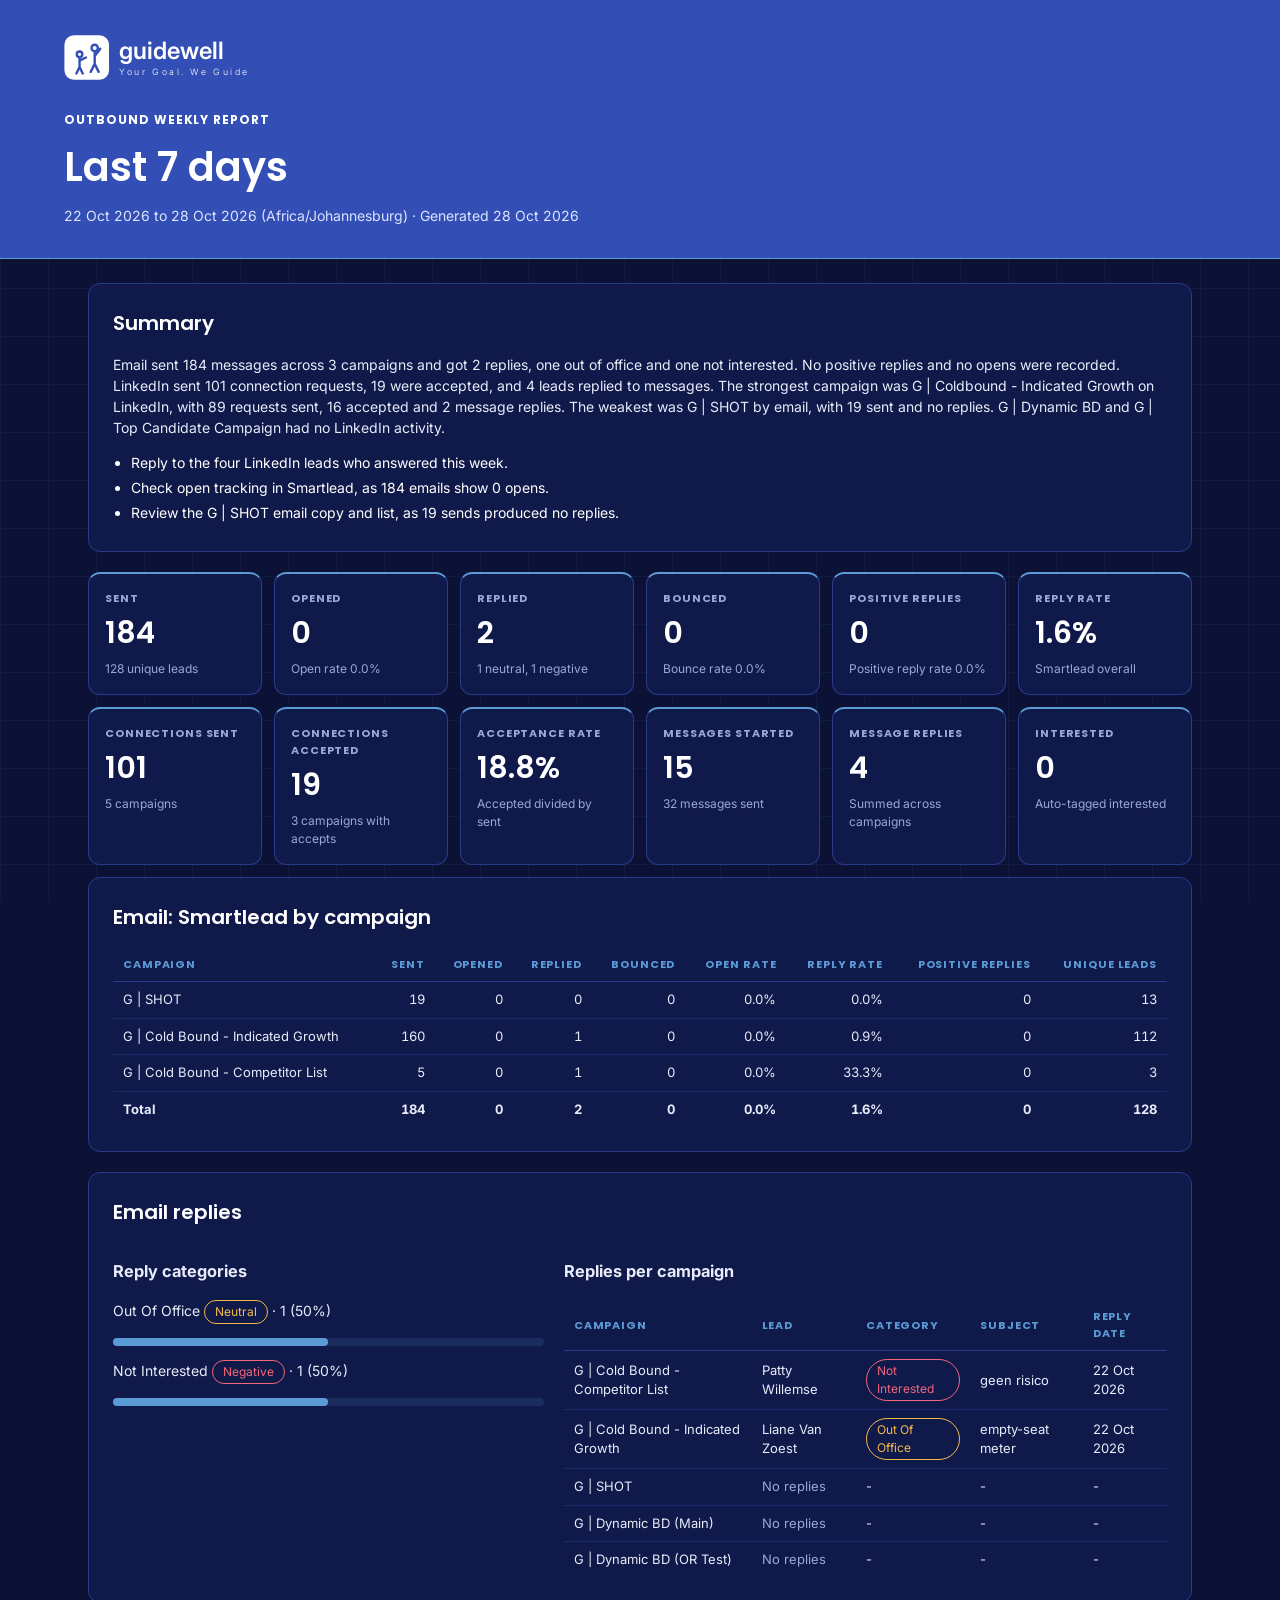
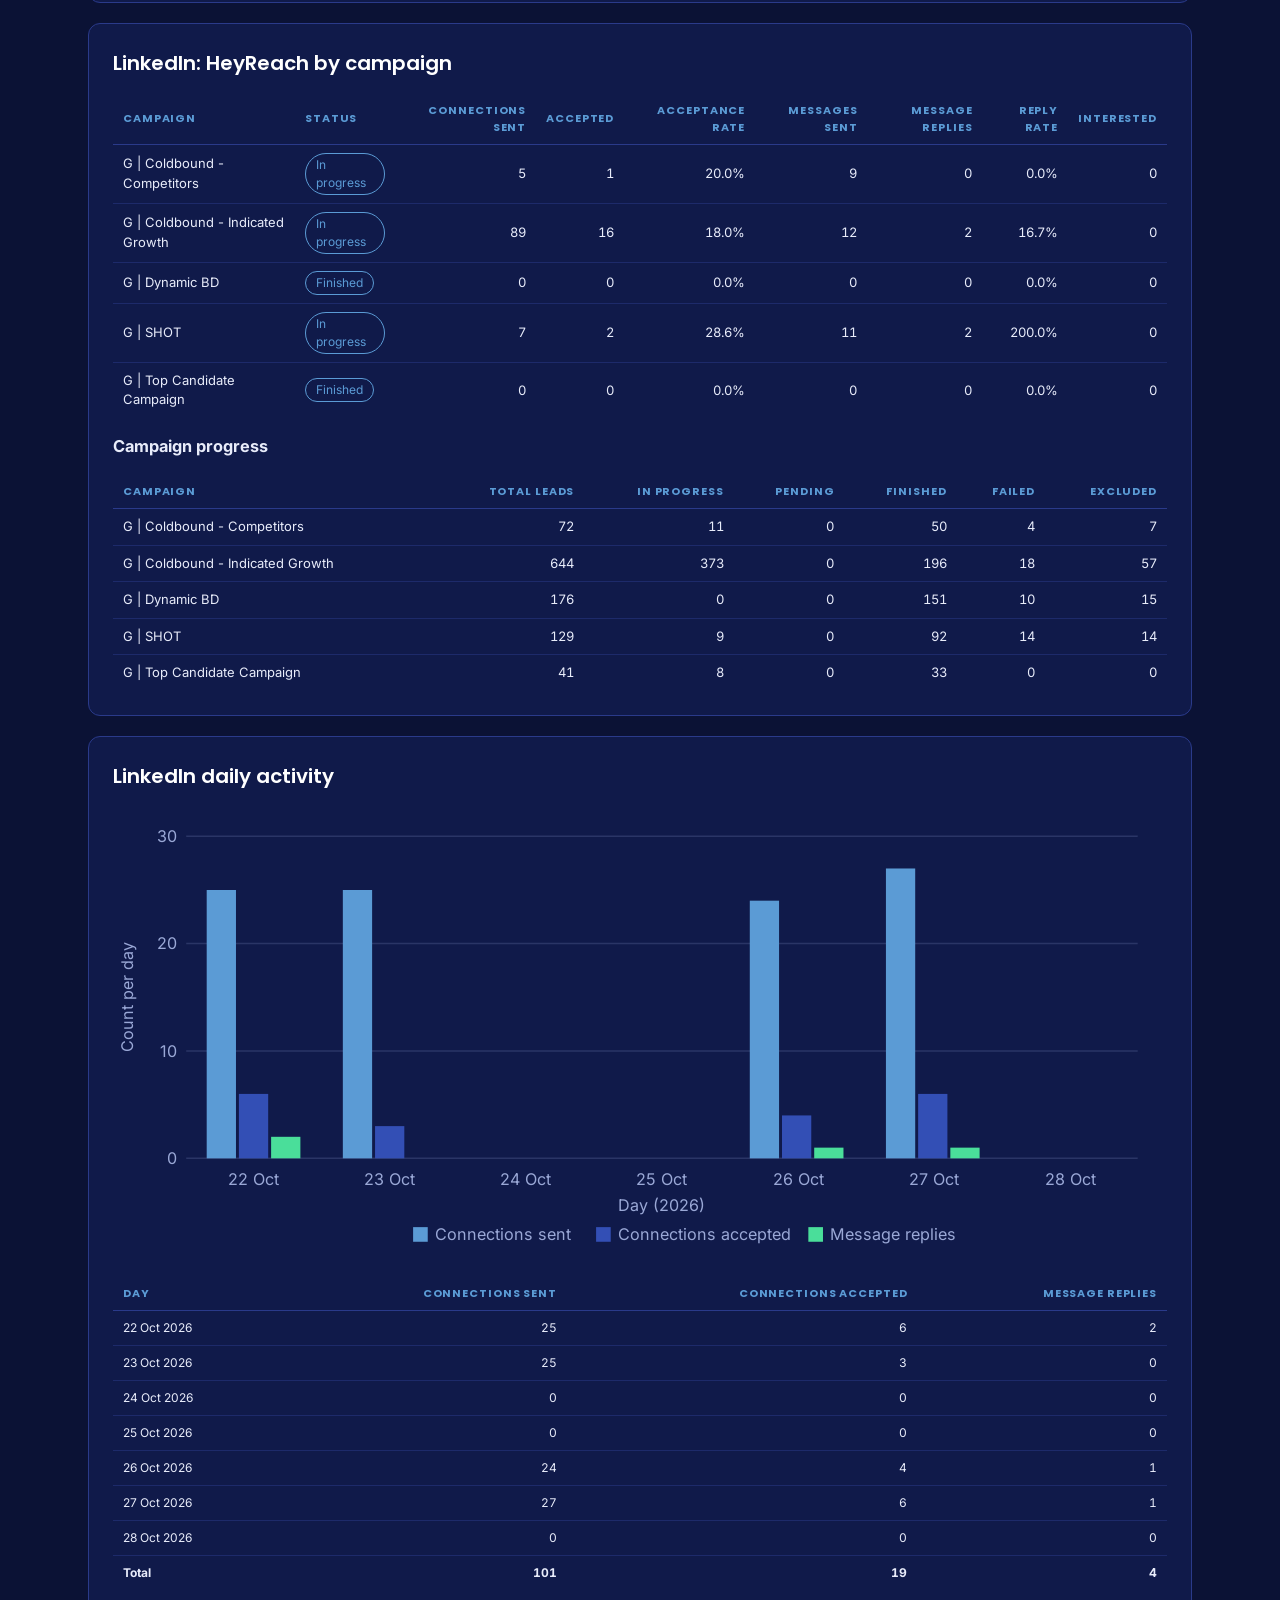
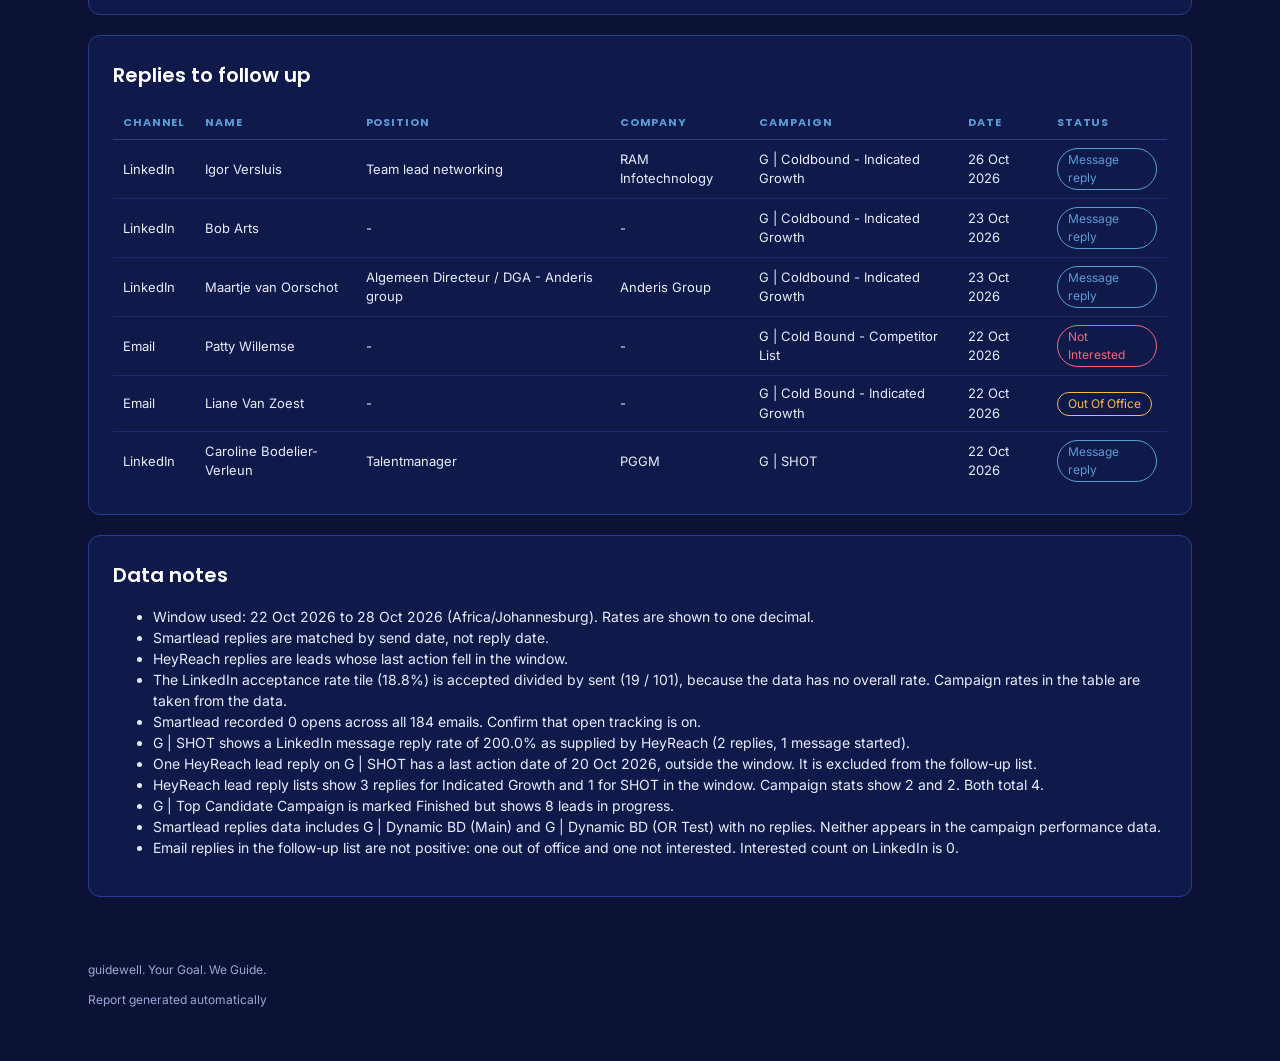
<file: index.html>
<!DOCTYPE html><html lang="en"><head><meta charset="utf-8"><meta name="viewport" content="width=device-width,initial-scale=1"><title>Guidewell Outbound Weekly Report</title><meta name="robots" content="noindex"><link href="https://fonts.googleapis.com/css2?family=Poppins:wght@300;600;700&family=Inter:wght@400;600&display=swap" rel="stylesheet"><style>
:root{--blue:#334FB5;--navy:#1B2A6B;--sky:#5B9BD5;--bg:#0B1235;--panel:#101A4A;--line:#2A3A8A;--text:#E8ECFA;--muted:#9AA8D6;--good:#4ADE9A;--warn:#F5B94A;--bad:#F2667A;--r:12px}
*{box-sizing:border-box}
body{margin:0;background:var(--bg);color:var(--text);font:14px/1.5 Inter,Arial,sans-serif;background-image:linear-gradient(rgba(91,155,213,.07) 1px,transparent 1px),linear-gradient(90deg,rgba(91,155,213,.07) 1px,transparent 1px);background-size:48px 48px;background-attachment:fixed}
h1,h2{font-family:Poppins,Arial,sans-serif;margin:0;color:#fff}
h1{font-size:40px;font-weight:600}
h2{font-size:20px;font-weight:600;margin-bottom:16px}
.band{background:var(--blue);padding:32px max(24px,calc(50% - 576px));border-bottom:1px solid var(--sky)}
.band .logo{display:block;margin-bottom:28px}
.band p{margin:8px 0 0;color:#DCE4FF}
.eyebrow{font:700 12px Poppins,Arial,sans-serif;letter-spacing:.08em;text-transform:uppercase;color:var(--sky);margin-bottom:8px}
.band .eyebrow{color:#fff}
.wrap{max-width:1152px;margin:0 auto;padding:24px}
.panel{background:var(--panel);border:1px solid var(--line);border-radius:var(--r);padding:24px;margin:0 0 20px}
.kpis{display:grid;grid-template-columns:repeat(auto-fit,minmax(150px,1fr));gap:12px;margin:0 0 12px}
.kpi{background:var(--panel);border:1px solid var(--line);border-top:2px solid var(--sky);border-radius:var(--r);padding:16px}
.kpi .l{font:700 11px Poppins,Arial,sans-serif;letter-spacing:.08em;text-transform:uppercase;color:var(--muted)}
.kpi .v{font:600 30px Poppins,Arial,sans-serif;color:#fff;margin:4px 0}
.kpi .s{font-size:12px;color:var(--muted)}
.grid2{display:grid;grid-template-columns:1fr 1.4fr;gap:20px}
table{width:100%;border-collapse:collapse;font-size:13px}
th{text-align:left;font:700 11px Poppins,Arial,sans-serif;letter-spacing:.08em;text-transform:uppercase;color:var(--sky);padding:8px 10px;border-bottom:1px solid var(--line)}
td{padding:8px 10px;border-bottom:1px solid rgba(42,58,138,.5)}
.num{text-align:right;font-variant-numeric:tabular-nums}
tr:last-child td{border-bottom:0}
.mini{margin-top:12px;font-size:12px}
.tag{display:inline-block;padding:2px 10px;border-radius:999px;border:1px solid var(--sky);color:var(--sky);font-size:12px}
.tag-good{border-color:var(--good);color:var(--good)}
.tag-warn{border-color:var(--warn);color:var(--warn)}
.tag-bad{border-color:var(--bad);color:var(--bad)}
.bar{background:rgba(91,155,213,.15);border-radius:6px;height:8px;margin:4px 0 12px}
.bar span{display:block;height:8px;border-radius:6px;background:var(--sky)}
.actions{margin:12px 0 0;padding-left:18px;color:#fff}
.actions li{margin:4px 0}
.empty,.muted{color:var(--muted)}
footer{max-width:1152px;margin:0 auto;padding:8px 24px 40px;color:var(--muted);font-size:12px}
svg text{font-family:Inter,Arial,sans-serif}
@media(max-width:760px){ .grid2{grid-template-columns:1fr} h1{font-size:30px} table{display:block;overflow-x:auto} }
</style></head><body><header class="band">
<svg class="logo" viewBox="0 0 260 64" width="208" height="51" role="img" aria-label="guidewell"><rect x="0" y="4" width="56" height="56" rx="12" fill="#FFFFFF"/><g fill="none" stroke="#334FB5" stroke-width="3" stroke-linecap="round" stroke-linejoin="round"><circle cx="38" cy="20" r="4"/><path d="M38 26v14M38 40l-5 10M38 40l5 10M38 30l7-9"/><circle cx="19" cy="28" r="3.5"/><path d="M19 33v11M19 44l-4 8M19 44l4 8M19 36l8-4"/></g><text x="68" y="34" fill="#FFFFFF" font-family="Poppins,Arial,sans-serif" font-weight="600" font-size="30">guidewell</text><text x="69" y="54" fill="#FFFFFF" font-family="Poppins,Arial,sans-serif" font-weight="300" font-size="11" letter-spacing="3.2">Your Goal. We Guide</text></svg>
<div class="eyebrow">Outbound weekly report</div>
<h1>Last 7 days</h1>
<p>22 Oct 2026 to 28 Oct 2026 (Africa/Johannesburg) &middot; Generated 28 Oct 2026</p>
</header>
<div class="wrap">

<section class="panel" id="summary">
<h2>Summary</h2>
<p>Email sent 184 messages across 3 campaigns and got 2 replies, one out of office and one not interested. No positive replies and no opens were recorded. LinkedIn sent 101 connection requests, 19 were accepted, and 4 leads replied to messages. The strongest campaign was G | Coldbound - Indicated Growth on LinkedIn, with 89 requests sent, 16 accepted and 2 message replies. The weakest was G | SHOT by email, with 19 sent and no replies. G | Dynamic BD and G | Top Candidate Campaign had no LinkedIn activity.</p>
<ul class="actions">
<li>Reply to the four LinkedIn leads who answered this week.</li>
<li>Check open tracking in Smartlead, as 184 emails show 0 opens.</li>
<li>Review the G | SHOT email copy and list, as 19 sends produced no replies.</li>
</ul>
</section>

<section id="kpis">
<div class="kpis">
<div class="kpi"><div class="l">Sent</div><div class="v">184</div><div class="s">128 unique leads</div></div>
<div class="kpi"><div class="l">Opened</div><div class="v">0</div><div class="s">Open rate 0.0%</div></div>
<div class="kpi"><div class="l">Replied</div><div class="v">2</div><div class="s">1 neutral, 1 negative</div></div>
<div class="kpi"><div class="l">Bounced</div><div class="v">0</div><div class="s">Bounce rate 0.0%</div></div>
<div class="kpi"><div class="l">Positive replies</div><div class="v">0</div><div class="s">Positive reply rate 0.0%</div></div>
<div class="kpi"><div class="l">Reply rate</div><div class="v">1.6%</div><div class="s">Smartlead overall</div></div>
</div>
<div class="kpis">
<div class="kpi"><div class="l">Connections sent</div><div class="v">101</div><div class="s">5 campaigns</div></div>
<div class="kpi"><div class="l">Connections accepted</div><div class="v">19</div><div class="s">3 campaigns with accepts</div></div>
<div class="kpi"><div class="l">Acceptance rate</div><div class="v">18.8%</div><div class="s">Accepted divided by sent</div></div>
<div class="kpi"><div class="l">Messages started</div><div class="v">15</div><div class="s">32 messages sent</div></div>
<div class="kpi"><div class="l">Message replies</div><div class="v">4</div><div class="s">Summed across campaigns</div></div>
<div class="kpi"><div class="l">Interested</div><div class="v">0</div><div class="s">Auto-tagged interested</div></div>
</div>
</section>

<section class="panel" id="email">
<h2>Email: Smartlead by campaign</h2>
<table>
<thead><tr><th>Campaign</th><th class="num">Sent</th><th class="num">Opened</th><th class="num">Replied</th><th class="num">Bounced</th><th class="num">Open rate</th><th class="num">Reply rate</th><th class="num">Positive replies</th><th class="num">Unique leads</th></tr></thead>
<tbody>
<tr><td>G | SHOT</td><td class="num">19</td><td class="num">0</td><td class="num">0</td><td class="num">0</td><td class="num">0.0%</td><td class="num">0.0%</td><td class="num">0</td><td class="num">13</td></tr>
<tr><td>G | Cold Bound - Indicated Growth</td><td class="num">160</td><td class="num">0</td><td class="num">1</td><td class="num">0</td><td class="num">0.0%</td><td class="num">0.9%</td><td class="num">0</td><td class="num">112</td></tr>
<tr><td>G | Cold Bound - Competitor List</td><td class="num">5</td><td class="num">0</td><td class="num">1</td><td class="num">0</td><td class="num">0.0%</td><td class="num">33.3%</td><td class="num">0</td><td class="num">3</td></tr>
<tr><td><strong>Total</strong></td><td class="num"><strong>184</strong></td><td class="num"><strong>0</strong></td><td class="num"><strong>2</strong></td><td class="num"><strong>0</strong></td><td class="num"><strong>0.0%</strong></td><td class="num"><strong>1.6%</strong></td><td class="num"><strong>0</strong></td><td class="num"><strong>128</strong></td></tr>
</tbody>
</table>
</section>

<section class="panel" id="email-replies">
<h2>Email replies</h2>
<div class="grid2">
<div>
<h3>Reply categories</h3>
<div>
<p>Out Of Office <span class="tag tag-warn">Neutral</span> &middot; 1 (50%)</p>
<div class="bar"><span style="width:50%"></span></div>
</div>
<div>
<p>Not Interested <span class="tag tag-bad">Negative</span> &middot; 1 (50%)</p>
<div class="bar"><span style="width:50%"></span></div>
</div>
</div>
<div>
<h3>Replies per campaign</h3>
<table>
<thead><tr><th>Campaign</th><th>Lead</th><th>Category</th><th>Subject</th><th>Reply date</th></tr></thead>
<tbody>
<tr><td>G | Cold Bound - Competitor List</td><td>Patty Willemse</td><td><span class="tag tag-bad">Not Interested</span></td><td>geen risico</td><td>22 Oct 2026</td></tr>
<tr><td>G | Cold Bound - Indicated Growth</td><td>Liane Van Zoest</td><td><span class="tag tag-warn">Out Of Office</span></td><td>empty-seat meter</td><td>22 Oct 2026</td></tr>
<tr><td>G | SHOT</td><td class="muted">No replies</td><td>-</td><td>-</td><td>-</td></tr>
<tr><td>G | Dynamic BD (Main)</td><td class="muted">No replies</td><td>-</td><td>-</td><td>-</td></tr>
<tr><td>G | Dynamic BD (OR Test)</td><td class="muted">No replies</td><td>-</td><td>-</td><td>-</td></tr>
</tbody>
</table>
</div>
</div>
</section>

<section class="panel" id="linkedin">
<h2>LinkedIn: HeyReach by campaign</h2>
<table>
<thead><tr><th>Campaign</th><th>Status</th><th class="num">Connections sent</th><th class="num">Accepted</th><th class="num">Acceptance rate</th><th class="num">Messages sent</th><th class="num">Message replies</th><th class="num">Reply rate</th><th class="num">Interested</th></tr></thead>
<tbody>
<tr><td>G | Coldbound - Competitors</td><td><span class="tag">In progress</span></td><td class="num">5</td><td class="num">1</td><td class="num">20.0%</td><td class="num">9</td><td class="num">0</td><td class="num">0.0%</td><td class="num">0</td></tr>
<tr><td>G | Coldbound - Indicated Growth</td><td><span class="tag">In progress</span></td><td class="num">89</td><td class="num">16</td><td class="num">18.0%</td><td class="num">12</td><td class="num">2</td><td class="num">16.7%</td><td class="num">0</td></tr>
<tr><td>G | Dynamic BD</td><td><span class="tag">Finished</span></td><td class="num">0</td><td class="num">0</td><td class="num">0.0%</td><td class="num">0</td><td class="num">0</td><td class="num">0.0%</td><td class="num">0</td></tr>
<tr><td>G | SHOT</td><td><span class="tag">In progress</span></td><td class="num">7</td><td class="num">2</td><td class="num">28.6%</td><td class="num">11</td><td class="num">2</td><td class="num">200.0%</td><td class="num">0</td></tr>
<tr><td>G | Top Candidate Campaign</td><td><span class="tag">Finished</span></td><td class="num">0</td><td class="num">0</td><td class="num">0.0%</td><td class="num">0</td><td class="num">0</td><td class="num">0.0%</td><td class="num">0</td></tr>
</tbody>
</table>
<h3>Campaign progress</h3>
<table>
<thead><tr><th>Campaign</th><th class="num">Total leads</th><th class="num">In progress</th><th class="num">Pending</th><th class="num">Finished</th><th class="num">Failed</th><th class="num">Excluded</th></tr></thead>
<tbody>
<tr><td>G | Coldbound - Competitors</td><td class="num">72</td><td class="num">11</td><td class="num">0</td><td class="num">50</td><td class="num">4</td><td class="num">7</td></tr>
<tr><td>G | Coldbound - Indicated Growth</td><td class="num">644</td><td class="num">373</td><td class="num">0</td><td class="num">196</td><td class="num">18</td><td class="num">57</td></tr>
<tr><td>G | Dynamic BD</td><td class="num">176</td><td class="num">0</td><td class="num">0</td><td class="num">151</td><td class="num">10</td><td class="num">15</td></tr>
<tr><td>G | SHOT</td><td class="num">129</td><td class="num">9</td><td class="num">0</td><td class="num">92</td><td class="num">14</td><td class="num">14</td></tr>
<tr><td>G | Top Candidate Campaign</td><td class="num">41</td><td class="num">8</td><td class="num">0</td><td class="num">33</td><td class="num">0</td><td class="num">0</td></tr>
</tbody>
</table>
</section>

<section class="panel" id="daily">
<h2>LinkedIn daily activity</h2>
<svg viewBox="0 0 720 310" width="100%" role="img" aria-label="LinkedIn daily activity: connections sent, connections accepted and message replies per day, 22 to 28 October 2026">
<g stroke="#2A3566" stroke-width="1">
<line x1="50" y1="240" x2="700" y2="240"/>
<line x1="50" y1="166.7" x2="700" y2="166.7"/>
<line x1="50" y1="93.3" x2="700" y2="93.3"/>
<line x1="50" y1="20" x2="700" y2="20"/>
</g>
<g fill="#9AA8D6" font-family="Arial,sans-serif" font-size="11" text-anchor="end">
<text x="44" y="244">0</text>
<text x="44" y="170.7">10</text>
<text x="44" y="97.3">20</text>
<text x="44" y="24">30</text>
</g>
<text x="14" y="130" fill="#9AA8D6" font-family="Arial,sans-serif" font-size="11" text-anchor="middle" transform="rotate(-90 14 130)">Count per day</text>
<g fill="#5B9BD5">
<rect x="64" y="56.7" width="20" height="183.3"/>
<rect x="157" y="56.7" width="20" height="183.3"/>
<rect x="435" y="64" width="20" height="176"/>
<rect x="528" y="42" width="20" height="198"/>
</g>
<g fill="#334FB5">
<rect x="86" y="196" width="20" height="44"/>
<rect x="179" y="218" width="20" height="22"/>
<rect x="457" y="210.7" width="20" height="29.3"/>
<rect x="550" y="196" width="20" height="44"/>
</g>
<g fill="#4ADE9A">
<rect x="108" y="225.3" width="20" height="14.7"/>
<rect x="479" y="232.7" width="20" height="7.3"/>
<rect x="572" y="232.7" width="20" height="7.3"/>
</g>
<g fill="#9AA8D6" font-family="Arial,sans-serif" font-size="11" text-anchor="middle">
<text x="96" y="258">22 Oct</text>
<text x="189" y="258">23 Oct</text>
<text x="282" y="258">24 Oct</text>
<text x="375" y="258">25 Oct</text>
<text x="468" y="258">26 Oct</text>
<text x="561" y="258">27 Oct</text>
<text x="654" y="258">28 Oct</text>
<text x="375" y="276">Day (2026)</text>
</g>
<g font-family="Arial,sans-serif" font-size="11">
<rect x="205" y="287" width="10" height="10" fill="#5B9BD5"/>
<text x="220" y="296" fill="#9AA8D6">Connections sent</text>
<rect x="330" y="287" width="10" height="10" fill="#334FB5"/>
<text x="345" y="296" fill="#9AA8D6">Connections accepted</text>
<rect x="475" y="287" width="10" height="10" fill="#4ADE9A"/>
<text x="490" y="296" fill="#9AA8D6">Message replies</text>
</g>
</svg>
<table class="mini">
<thead><tr><th>Day</th><th class="num">Connections sent</th><th class="num">Connections accepted</th><th class="num">Message replies</th></tr></thead>
<tbody>
<tr><td>22 Oct 2026</td><td class="num">25</td><td class="num">6</td><td class="num">2</td></tr>
<tr><td>23 Oct 2026</td><td class="num">25</td><td class="num">3</td><td class="num">0</td></tr>
<tr><td>24 Oct 2026</td><td class="num">0</td><td class="num">0</td><td class="num">0</td></tr>
<tr><td>25 Oct 2026</td><td class="num">0</td><td class="num">0</td><td class="num">0</td></tr>
<tr><td>26 Oct 2026</td><td class="num">24</td><td class="num">4</td><td class="num">1</td></tr>
<tr><td>27 Oct 2026</td><td class="num">27</td><td class="num">6</td><td class="num">1</td></tr>
<tr><td>28 Oct 2026</td><td class="num">0</td><td class="num">0</td><td class="num">0</td></tr>
<tr><td><strong>Total</strong></td><td class="num"><strong>101</strong></td><td class="num"><strong>19</strong></td><td class="num"><strong>4</strong></td></tr>
</tbody>
</table>
</section>

<section class="panel" id="followup">
<h2>Replies to follow up</h2>
<table>
<thead><tr><th>Channel</th><th>Name</th><th>Position</th><th>Company</th><th>Campaign</th><th>Date</th><th>Status</th></tr></thead>
<tbody>
<tr><td>LinkedIn</td><td>Igor Versluis</td><td>Team lead networking</td><td>RAM Infotechnology</td><td>G | Coldbound - Indicated Growth</td><td>26 Oct 2026</td><td><span class="tag">Message reply</span></td></tr>
<tr><td>LinkedIn</td><td>Bob Arts</td><td>-</td><td>-</td><td>G | Coldbound - Indicated Growth</td><td>23 Oct 2026</td><td><span class="tag">Message reply</span></td></tr>
<tr><td>LinkedIn</td><td>Maartje van Oorschot</td><td>Algemeen Directeur / DGA - Anderis group</td><td>Anderis Group</td><td>G | Coldbound - Indicated Growth</td><td>23 Oct 2026</td><td><span class="tag">Message reply</span></td></tr>
<tr><td>Email</td><td>Patty Willemse</td><td>-</td><td>-</td><td>G | Cold Bound - Competitor List</td><td>22 Oct 2026</td><td><span class="tag tag-bad">Not Interested</span></td></tr>
<tr><td>Email</td><td>Liane Van Zoest</td><td>-</td><td>-</td><td>G | Cold Bound - Indicated Growth</td><td>22 Oct 2026</td><td><span class="tag tag-warn">Out Of Office</span></td></tr>
<tr><td>LinkedIn</td><td>Caroline Bodelier-Verleun</td><td>Talentmanager</td><td>PGGM</td><td>G | SHOT</td><td>22 Oct 2026</td><td><span class="tag">Message reply</span></td></tr>
</tbody>
</table>
</section>

<section class="panel" id="notes">
<h2>Data notes</h2>
<ul>
<li>Window used: 22 Oct 2026 to 28 Oct 2026 (Africa/Johannesburg). Rates are shown to one decimal.</li>
<li>Smartlead replies are matched by send date, not reply date.</li>
<li>HeyReach replies are leads whose last action fell in the window.</li>
<li>The LinkedIn acceptance rate tile (18.8%) is accepted divided by sent (19 / 101), because the data has no overall rate. Campaign rates in the table are taken from the data.</li>
<li>Smartlead recorded 0 opens across all 184 emails. Confirm that open tracking is on.</li>
<li>G | SHOT shows a LinkedIn message reply rate of 200.0% as supplied by HeyReach (2 replies, 1 message started).</li>
<li>One HeyReach lead reply on G | SHOT has a last action date of 20 Oct 2026, outside the window. It is excluded from the follow-up list.</li>
<li>HeyReach lead reply lists show 3 replies for Indicated Growth and 1 for SHOT in the window. Campaign stats show 2 and 2. Both total 4.</li>
<li>G | Top Candidate Campaign is marked Finished but shows 8 leads in progress.</li>
<li>Smartlead replies data includes G | Dynamic BD (Main) and G | Dynamic BD (OR Test) with no replies. Neither appears in the campaign performance data.</li>
<li>Email replies in the follow-up list are not positive: one out of office and one not interested. Interested count on LinkedIn is 0.</li>
</ul>
</section>
</div>
<footer>
<p>guidewell. Your Goal. We Guide.</p>
<p>Report generated automatically</p>
</footer></body></html>
</file>
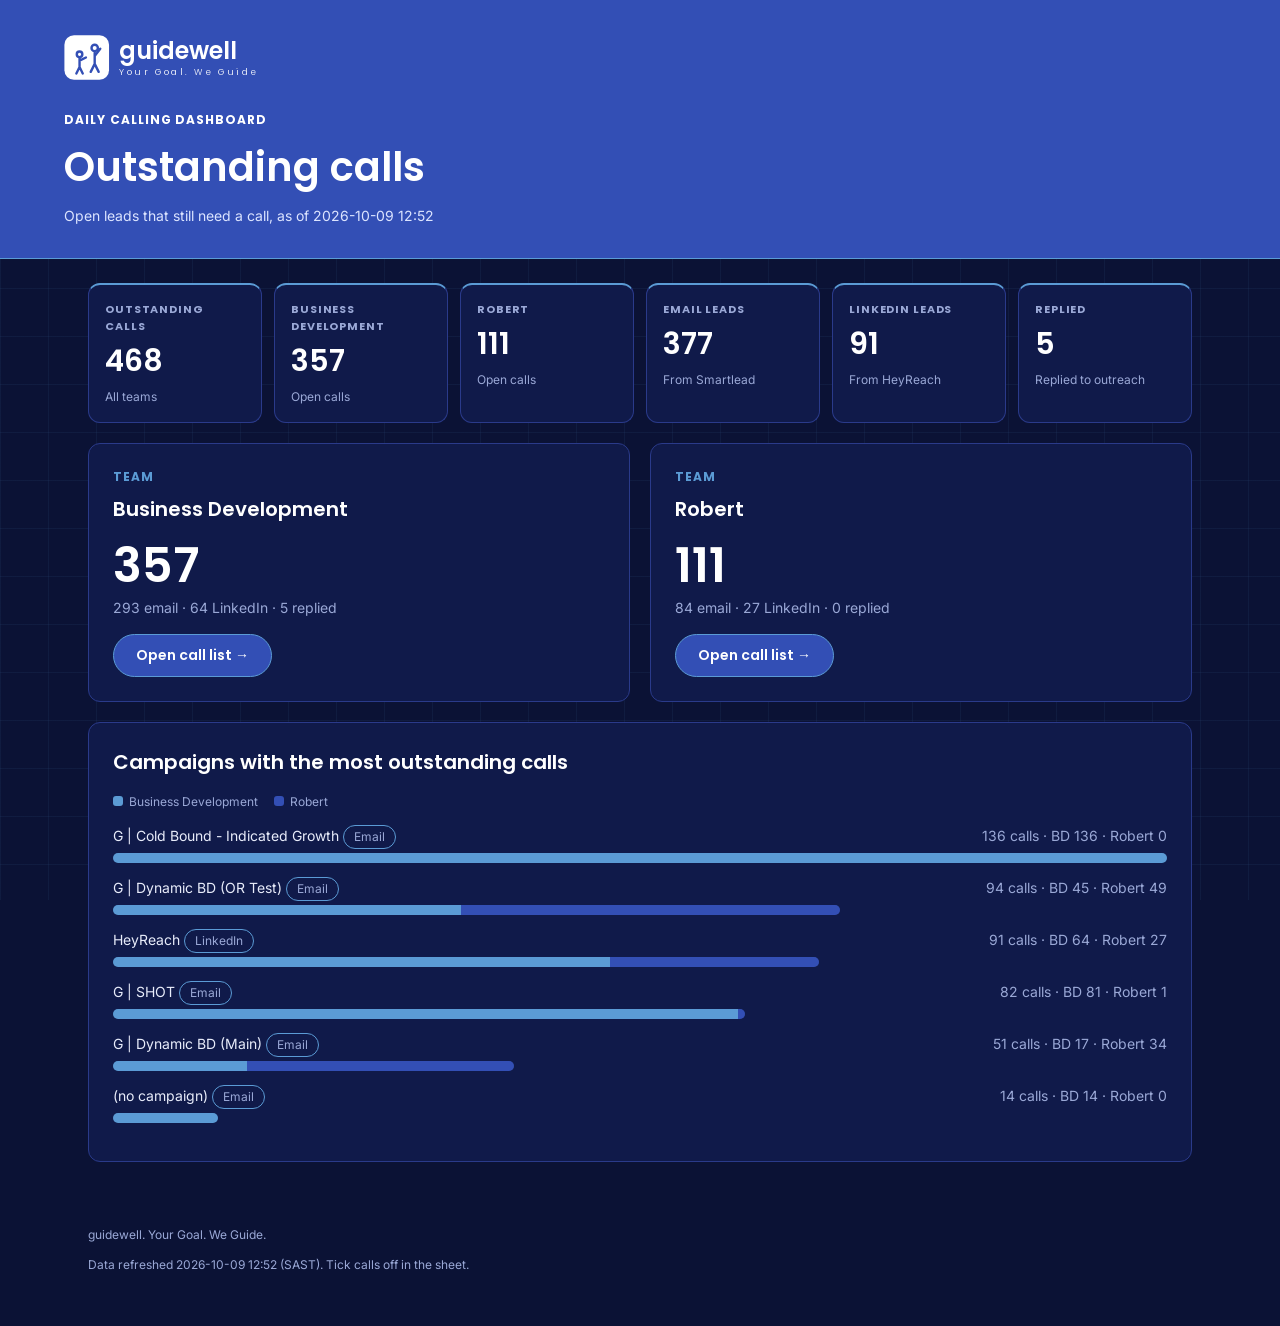
<file: daily/index.html>
<!DOCTYPE html><html lang="en"><head><meta charset="utf-8"><meta name="viewport" content="width=device-width,initial-scale=1"><title>Guidewell Daily Calling Dashboard</title><meta name="robots" content="noindex"><link href="https://fonts.googleapis.com/css2?family=Poppins:wght@300;600;700&family=Inter:wght@400;600&display=swap" rel="stylesheet"><link rel="stylesheet" href="style.css"></head><body><div id="app"></div><script src="app.js"></script><script>load(renderIndex)</script></body></html>
</file>
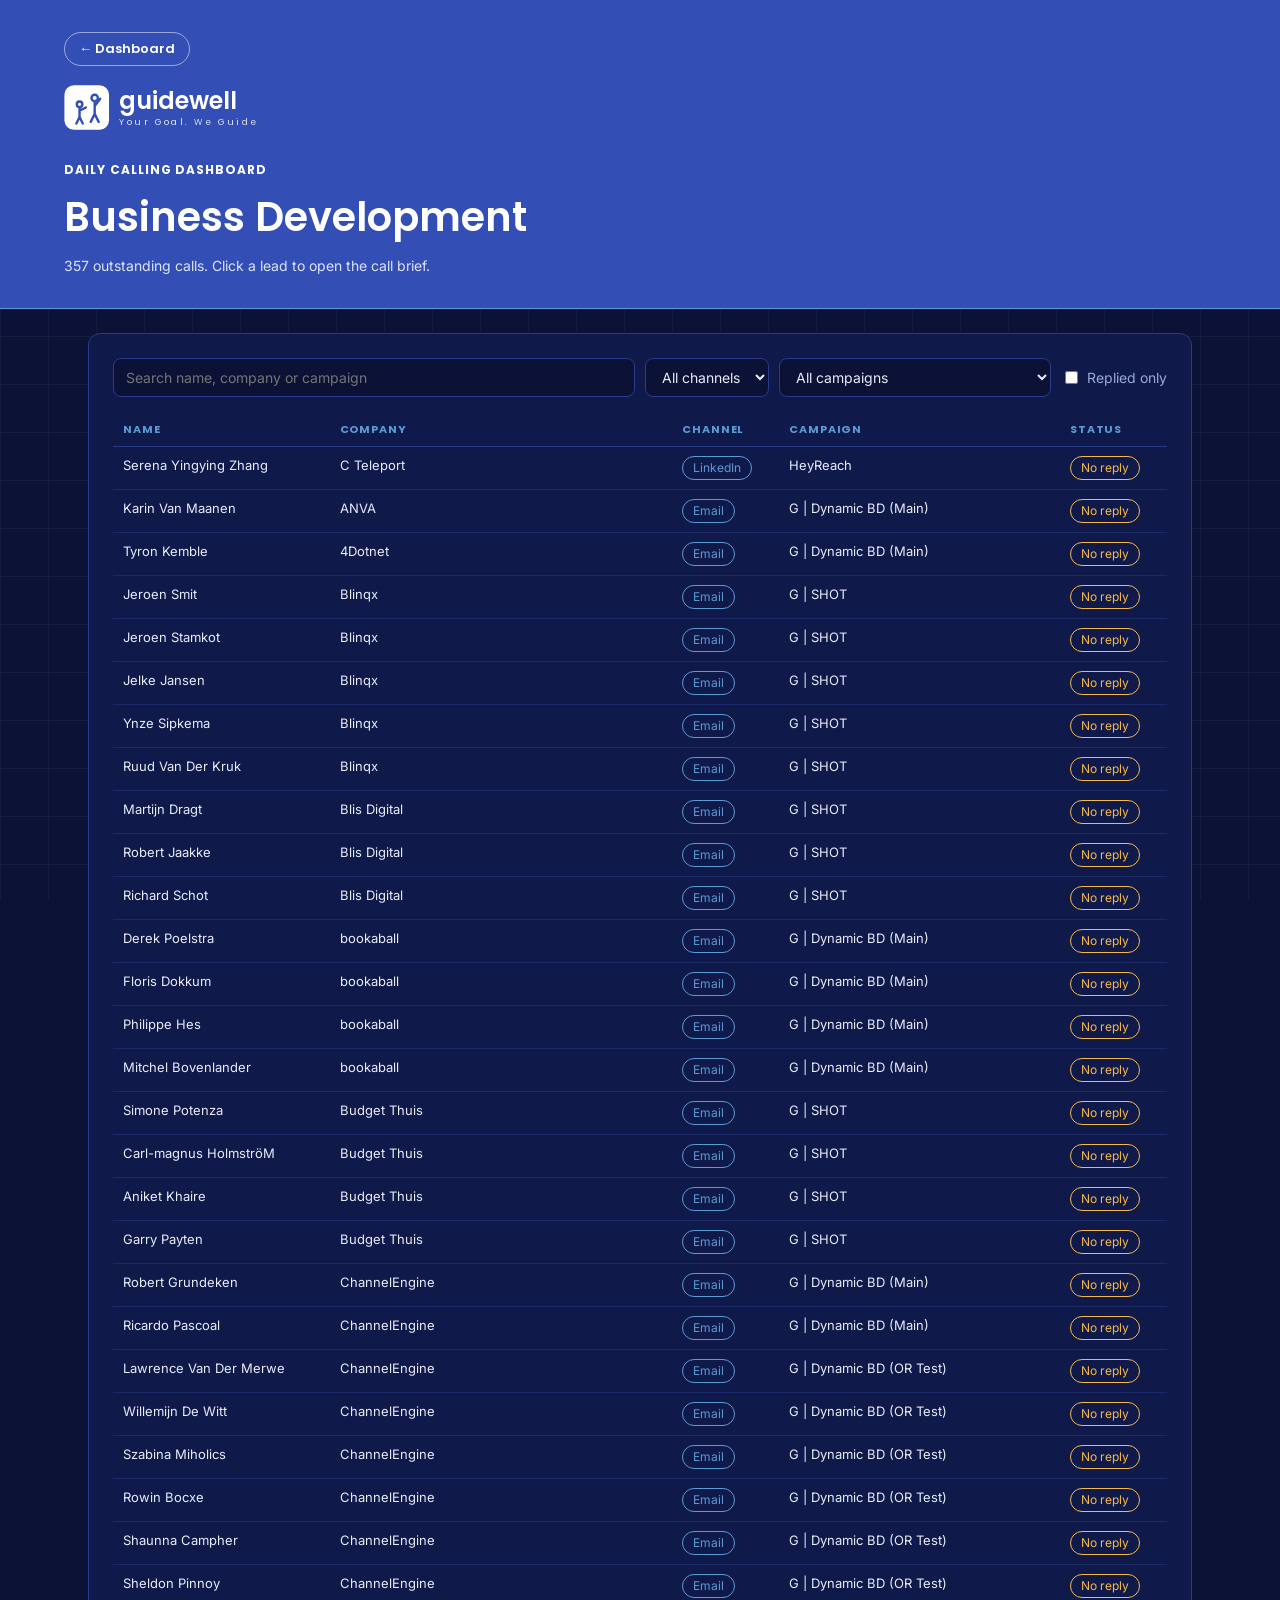
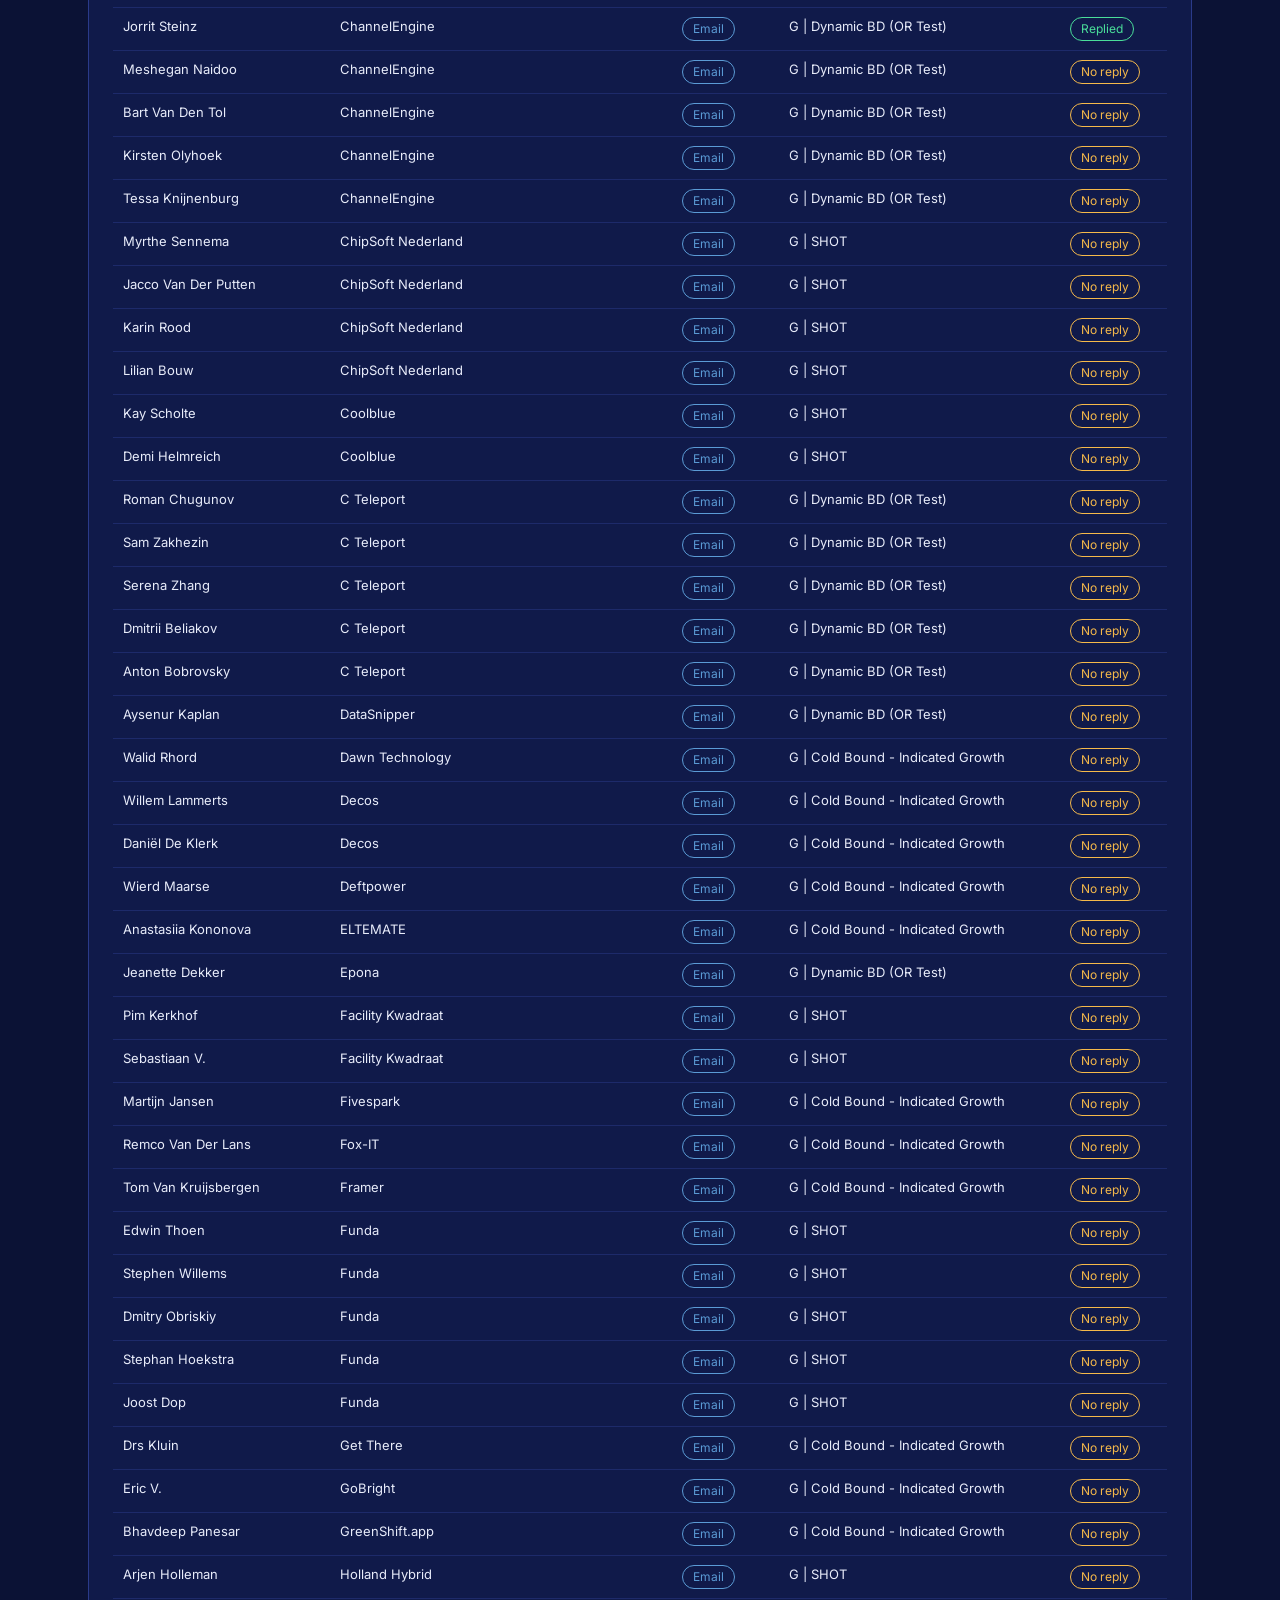
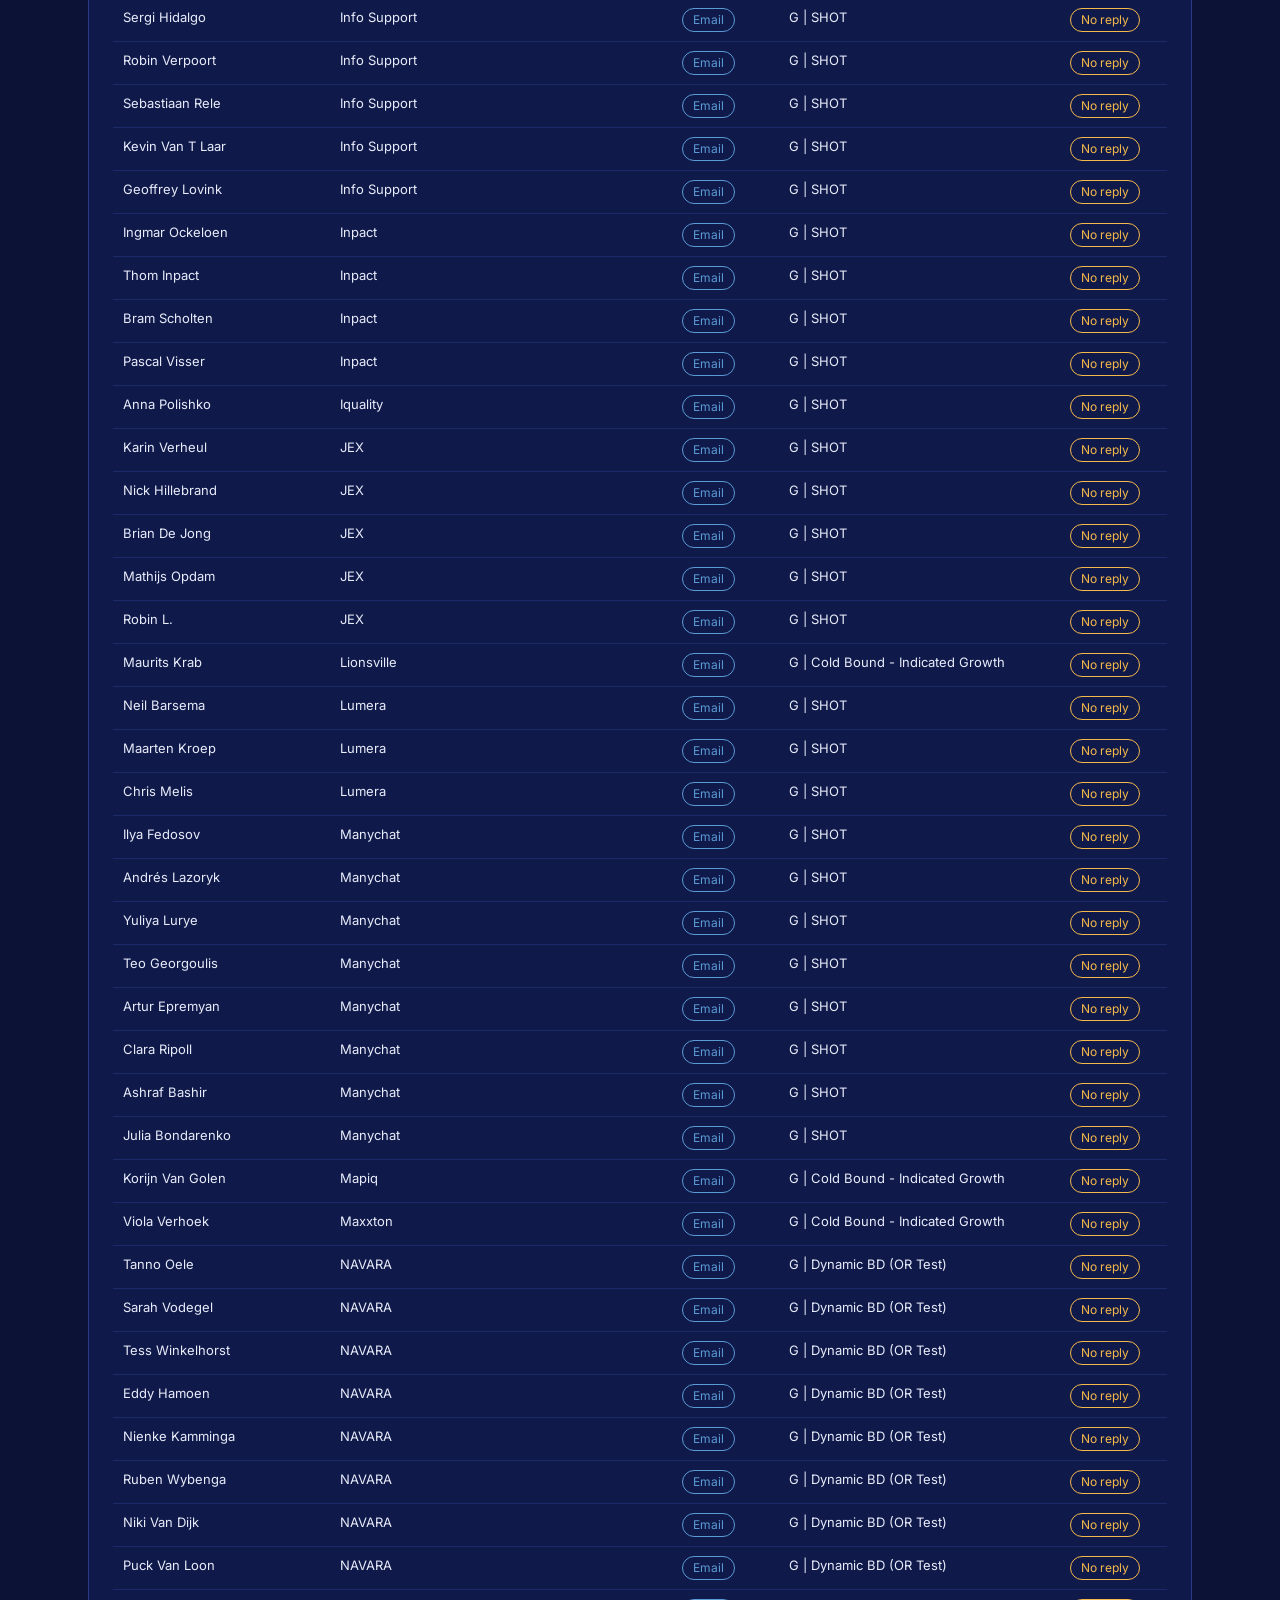
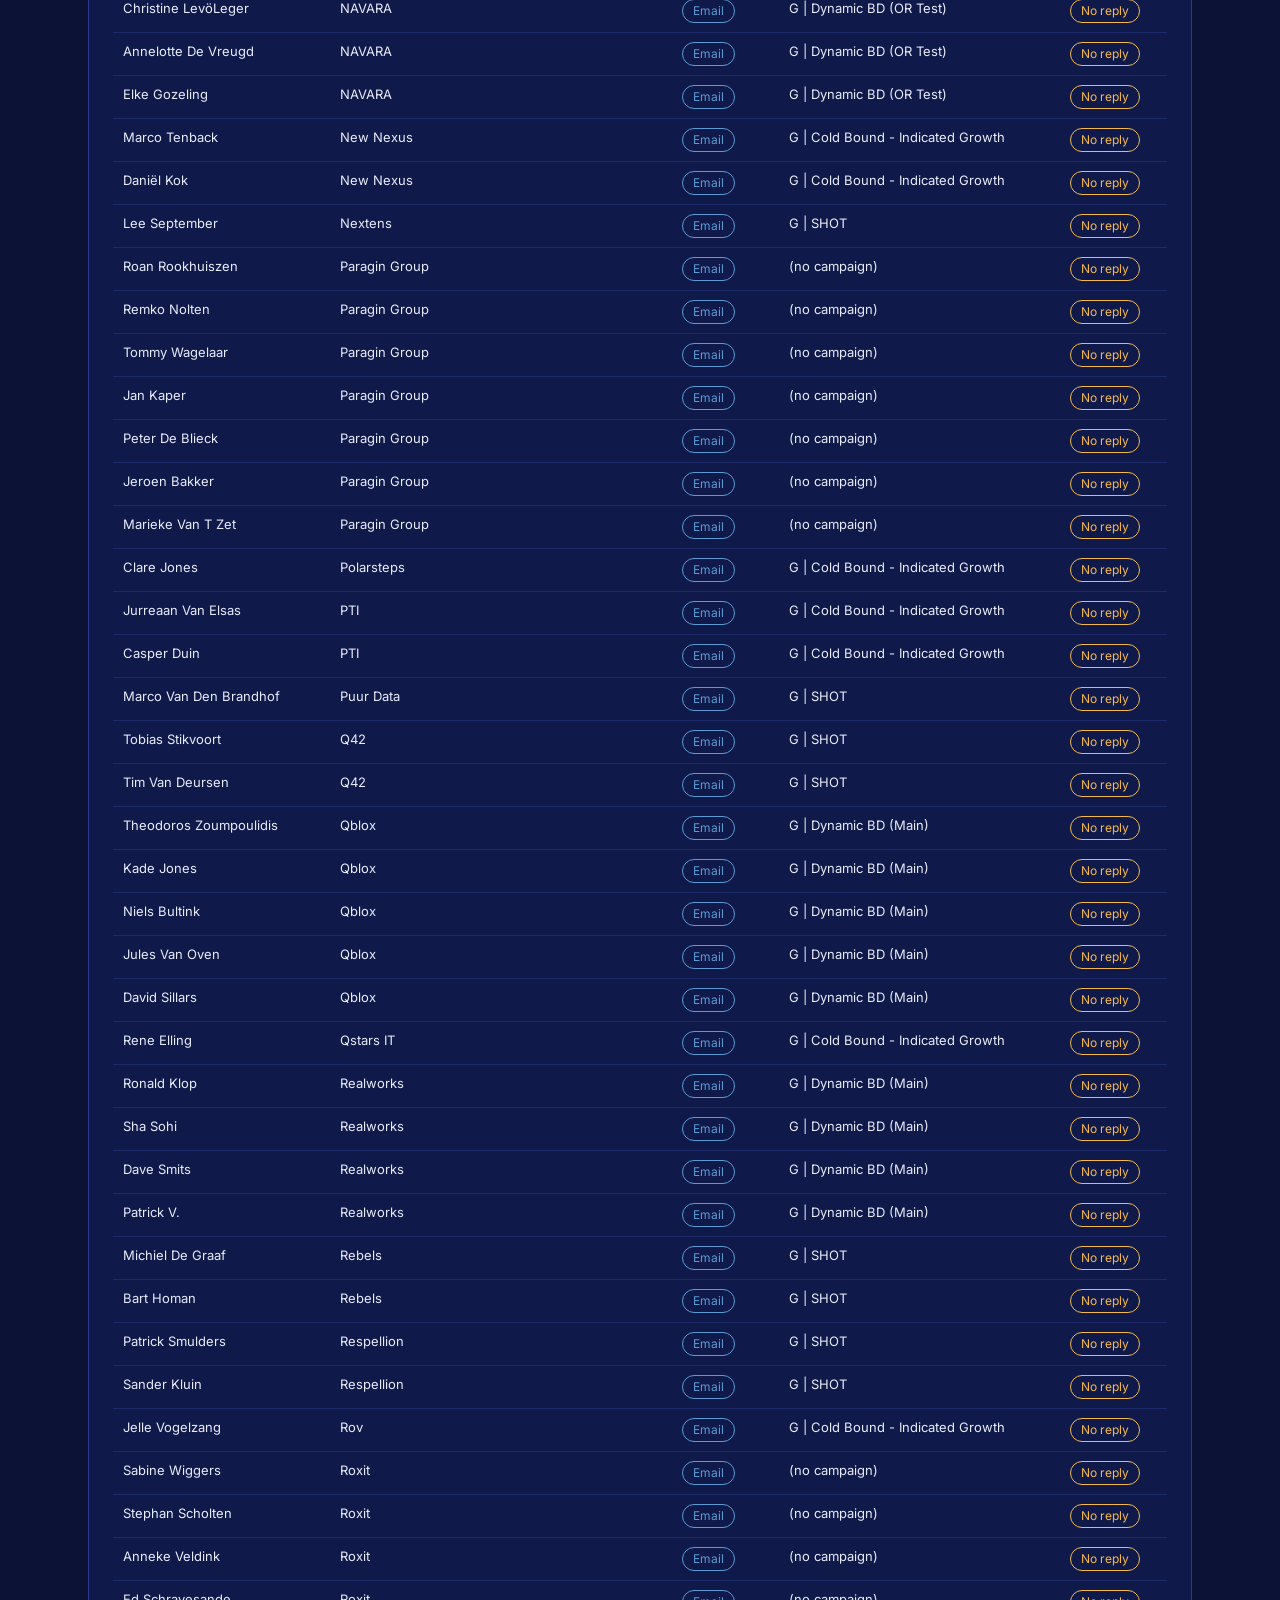
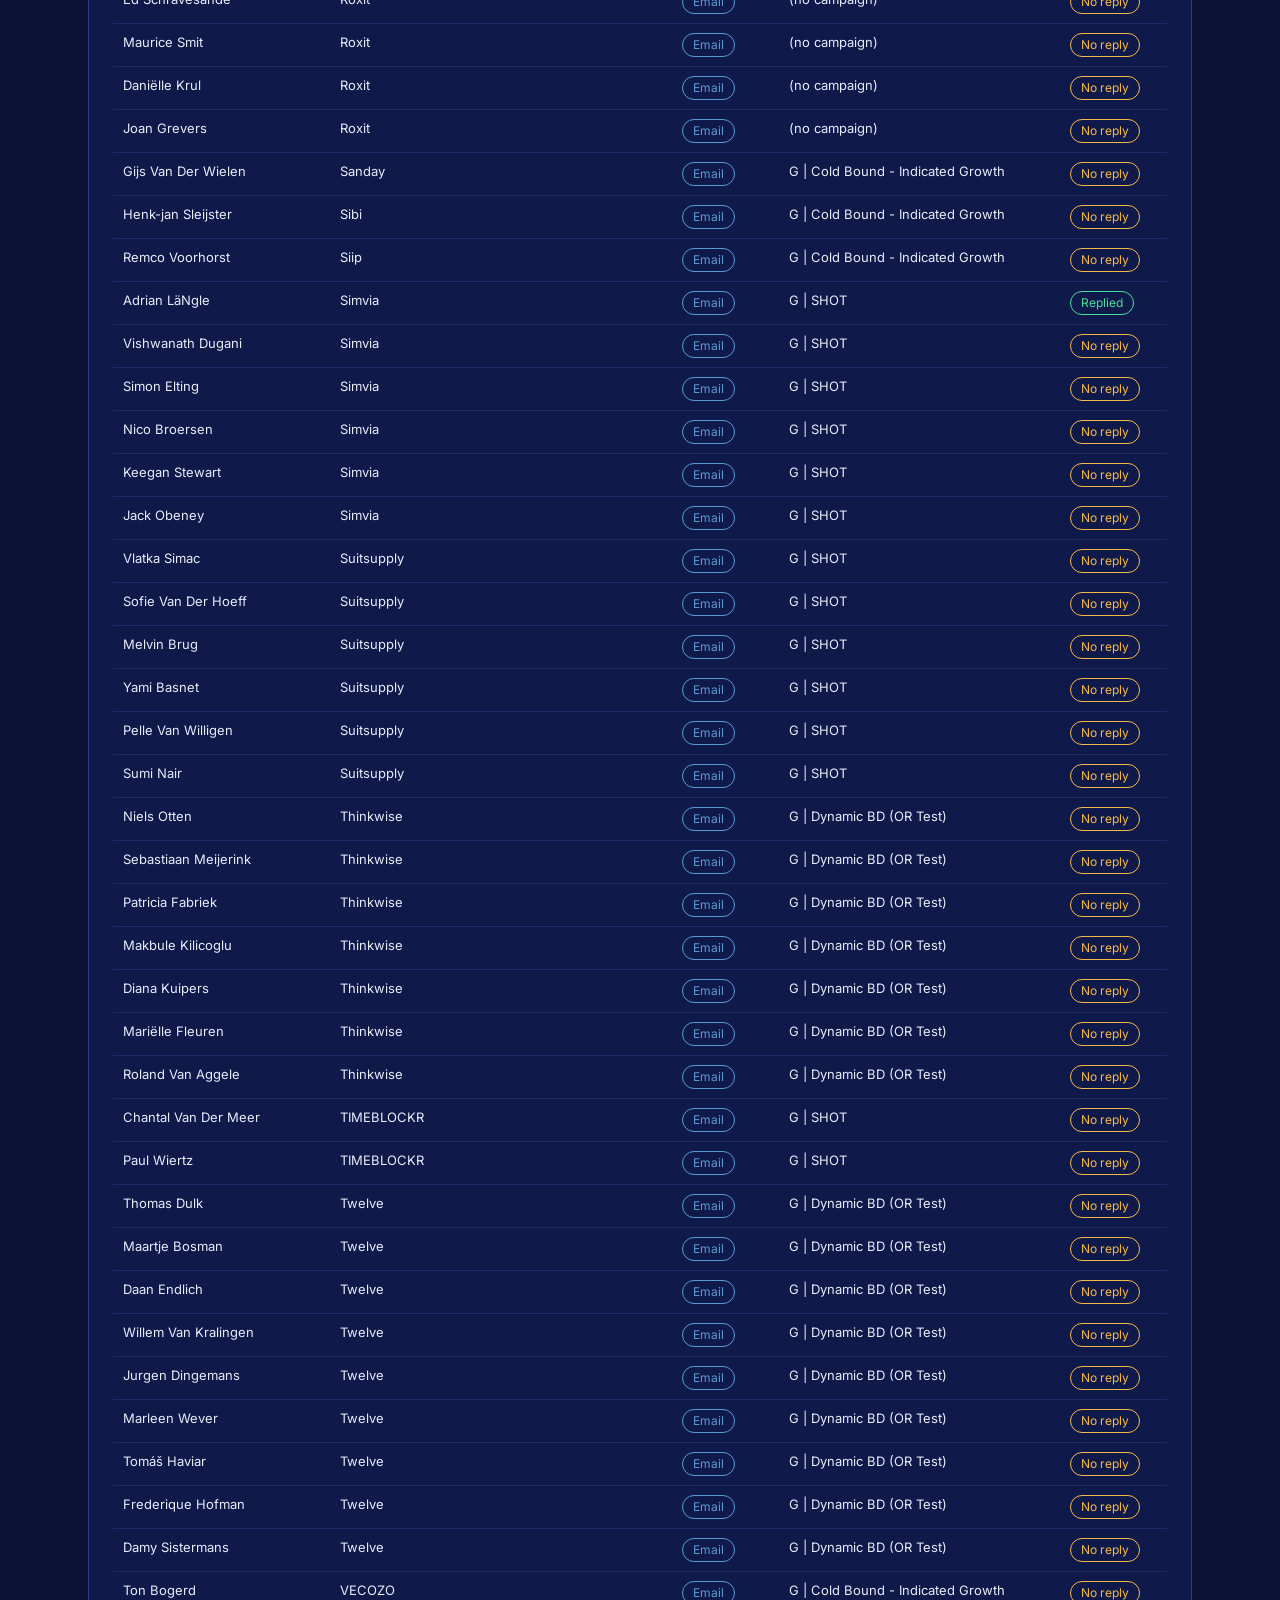
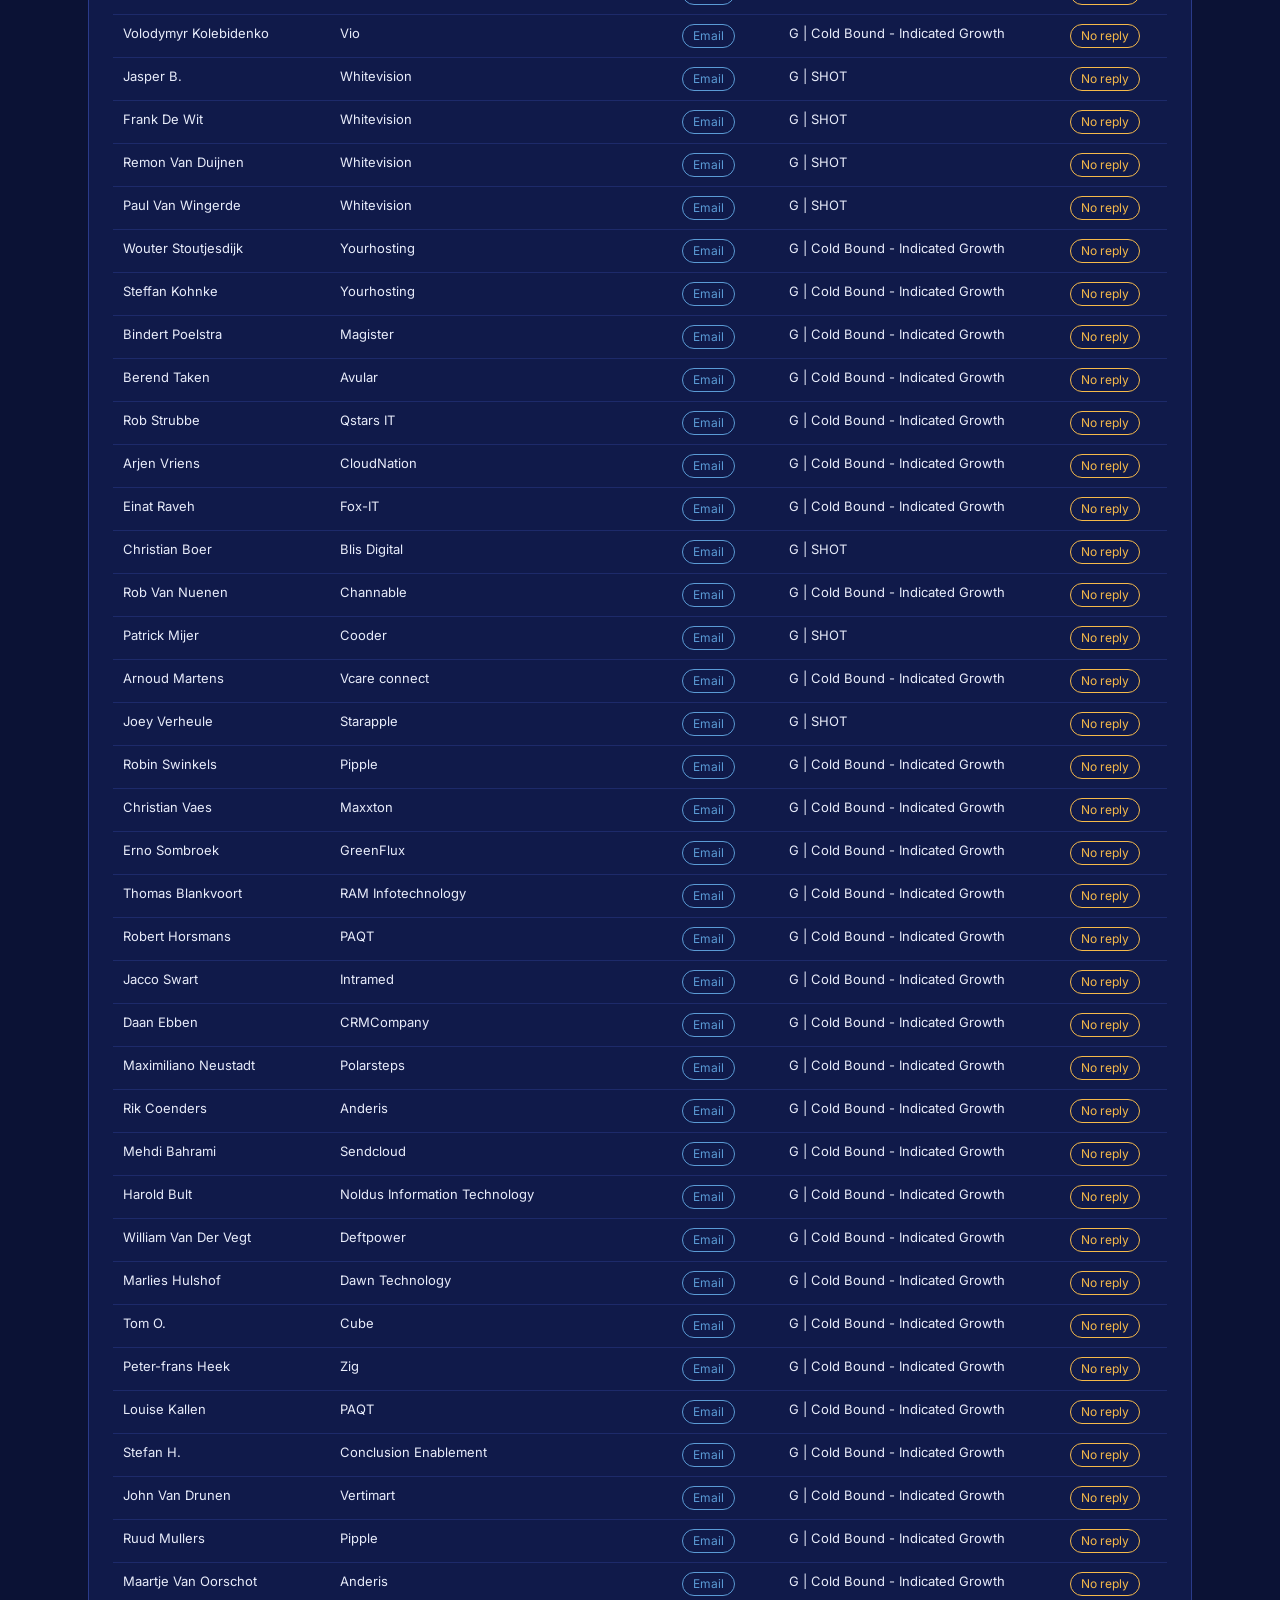
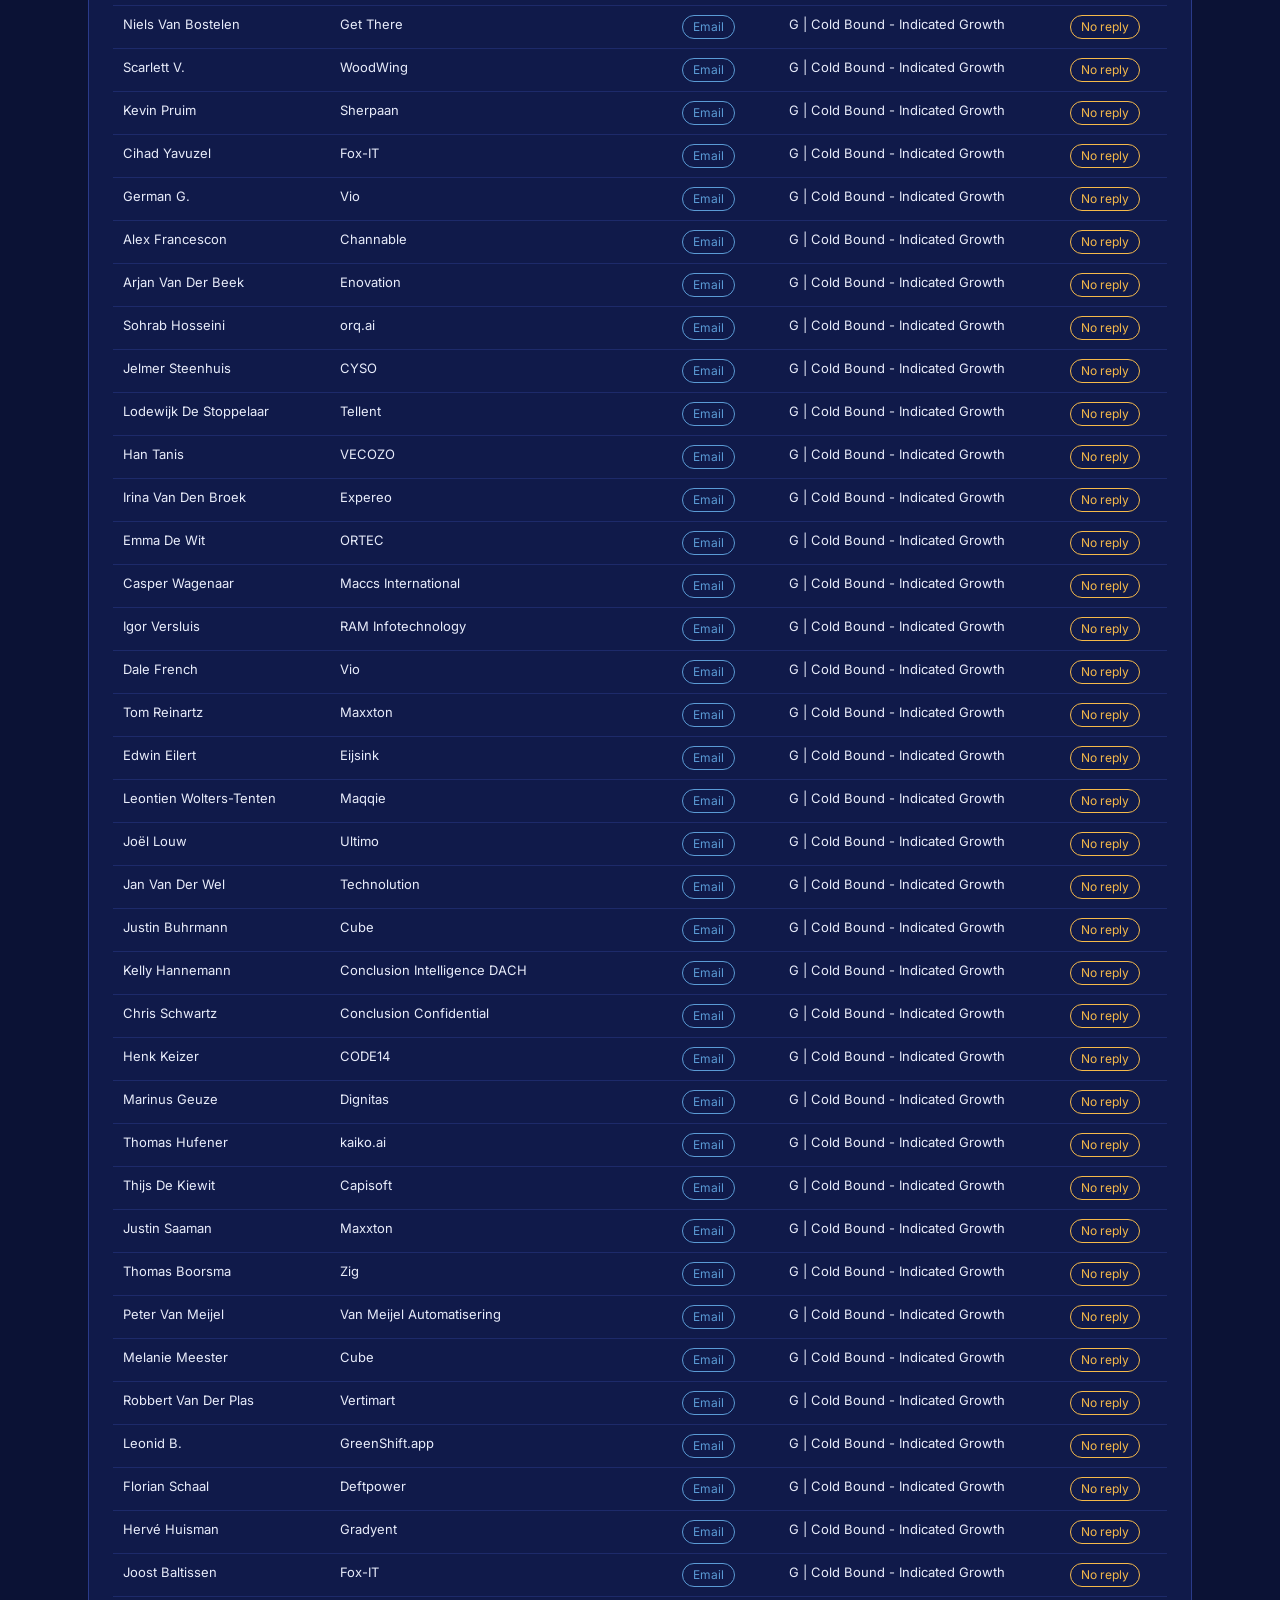
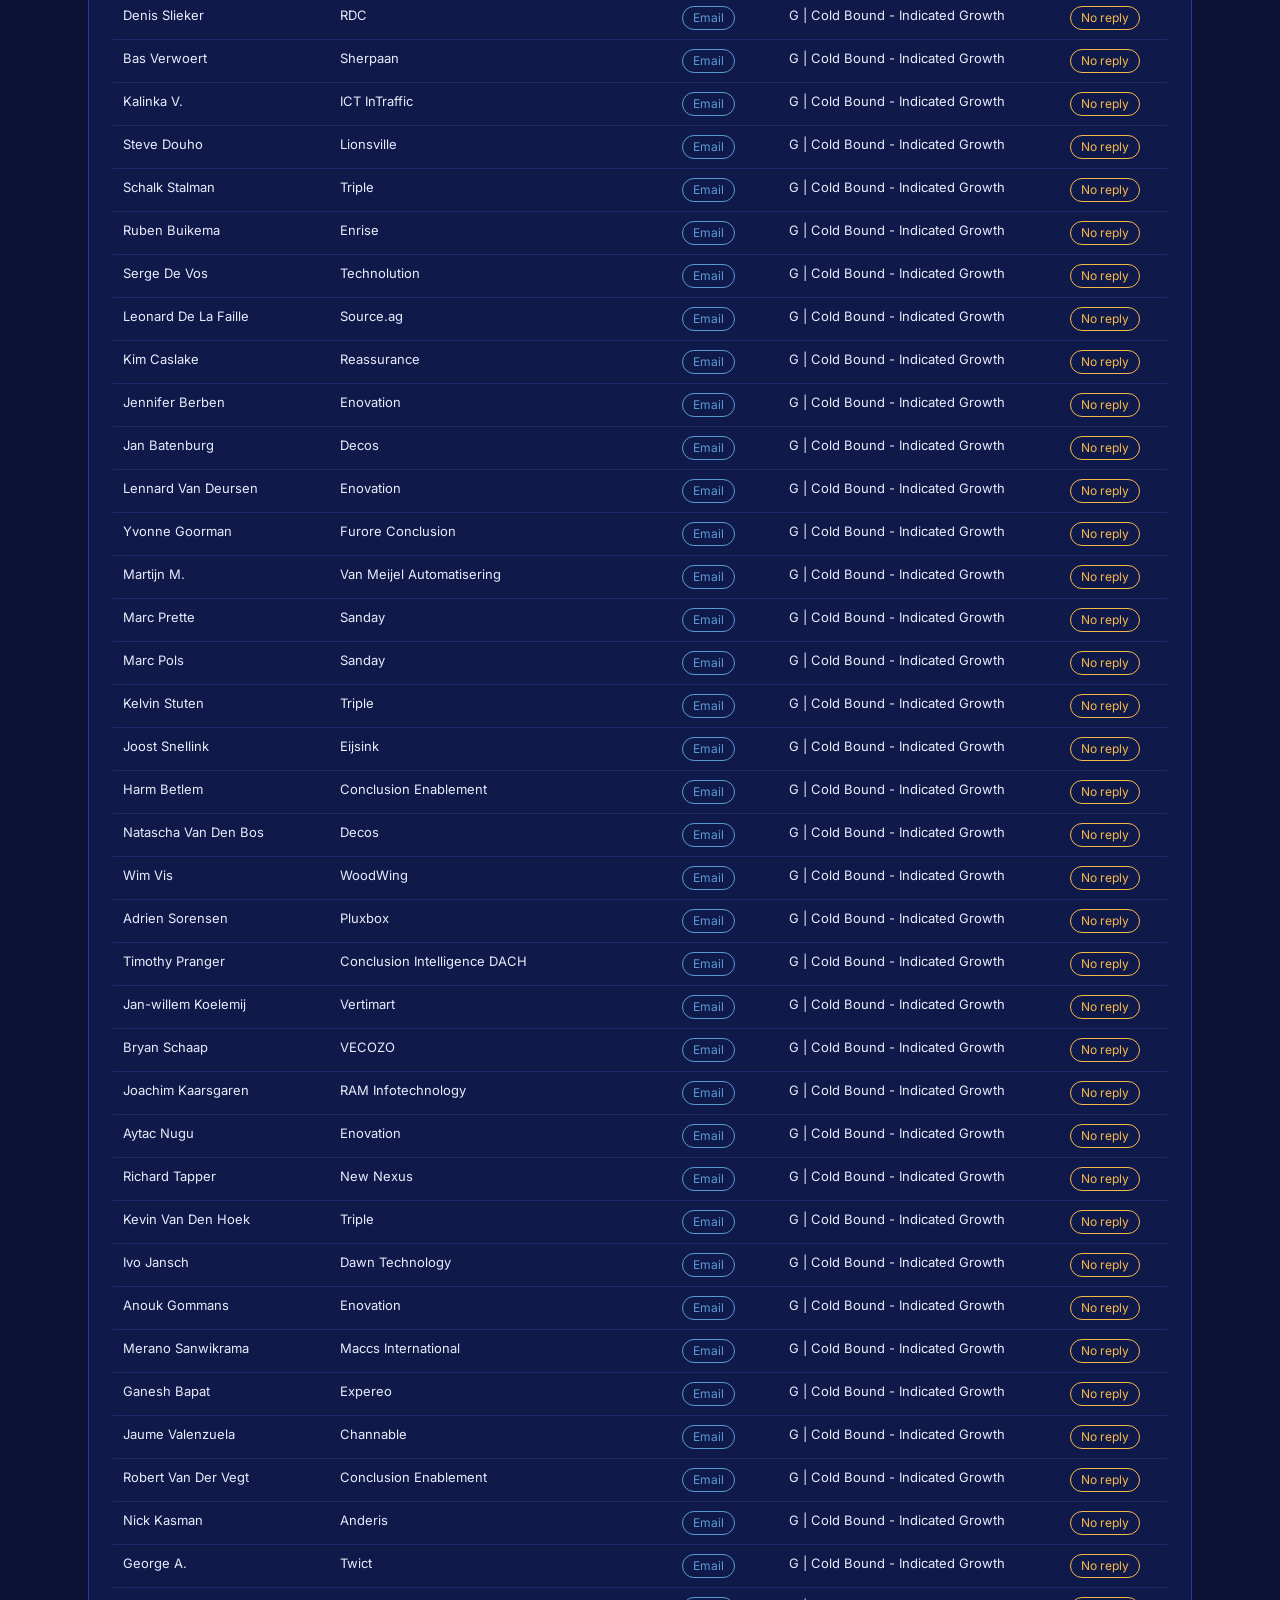
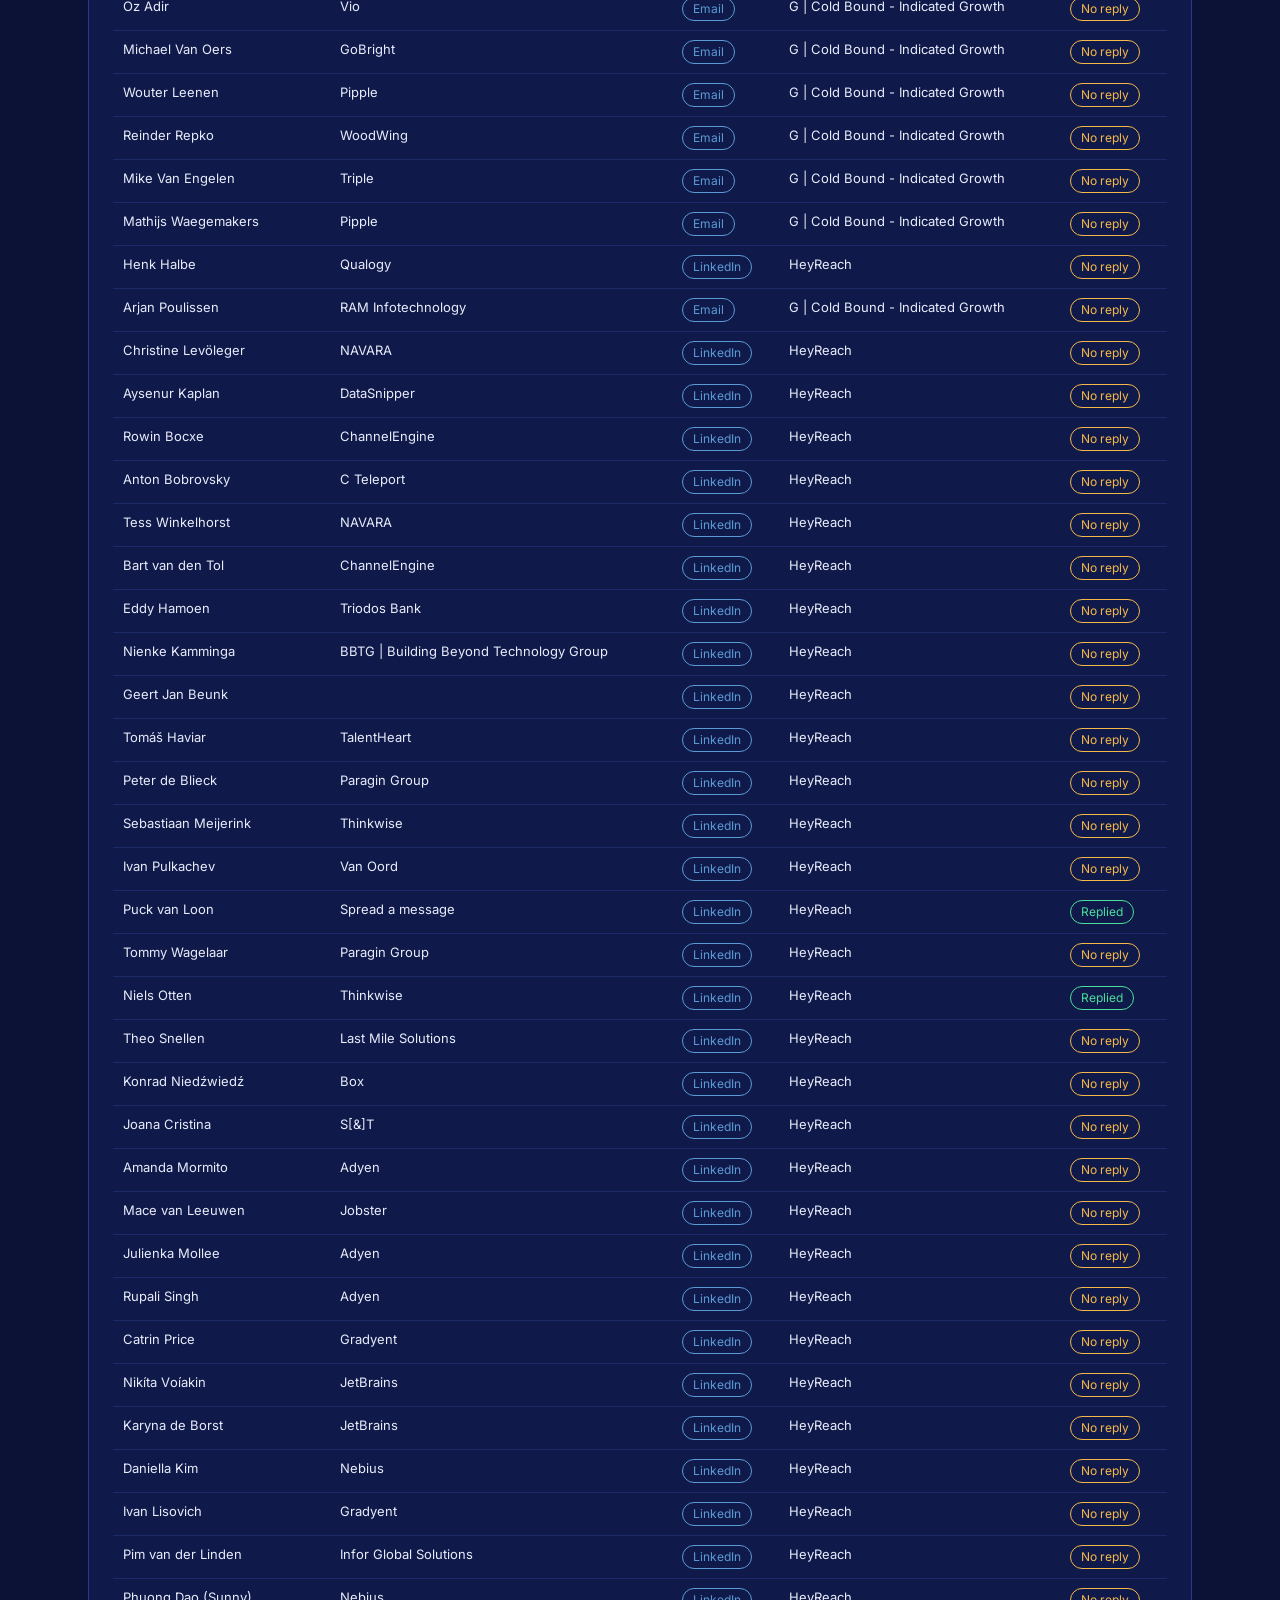
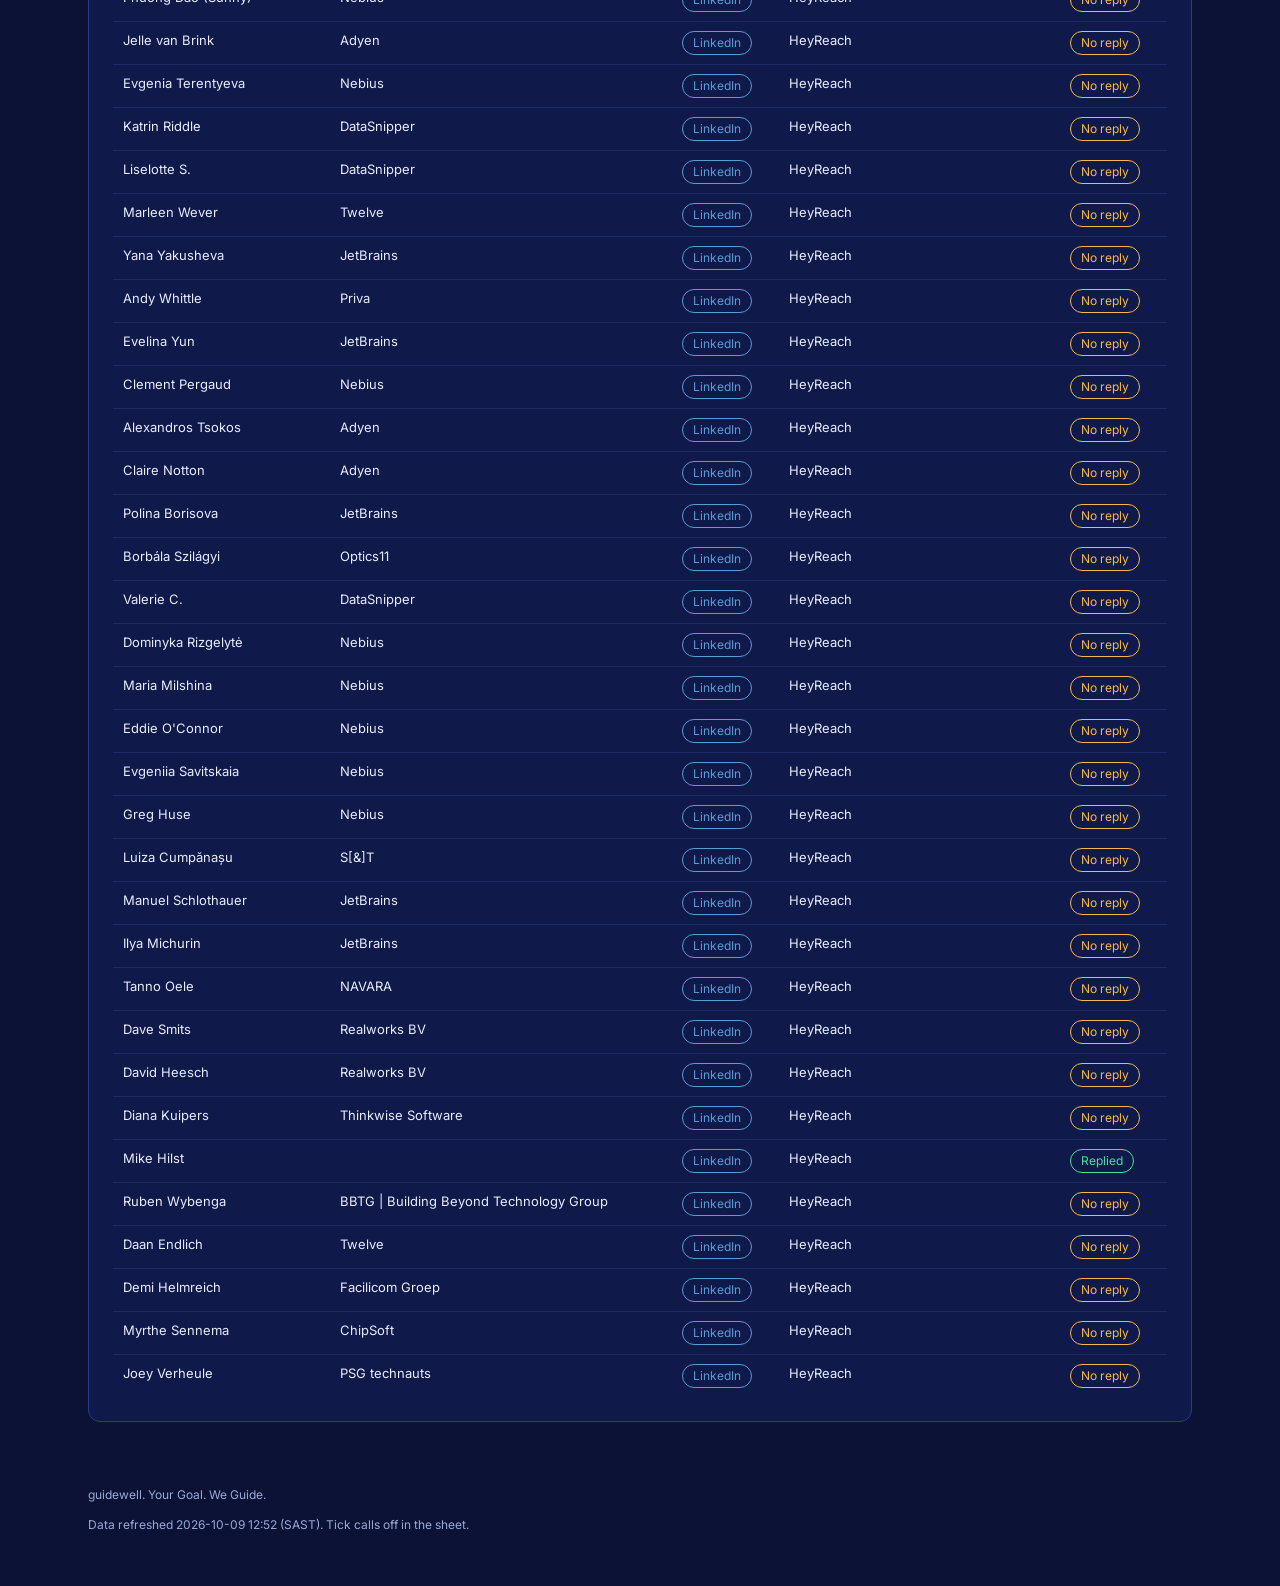
<file: daily/team.html>
<!DOCTYPE html><html lang="en"><head><meta charset="utf-8"><meta name="viewport" content="width=device-width,initial-scale=1"><title>Guidewell Daily Calling List</title><meta name="robots" content="noindex"><link href="https://fonts.googleapis.com/css2?family=Poppins:wght@300;600;700&family=Inter:wght@400;600&display=swap" rel="stylesheet"><link rel="stylesheet" href="style.css"></head><body><div id="app"></div><script src="app.js"></script><script>load(renderTeam)</script></body></html>
</file>
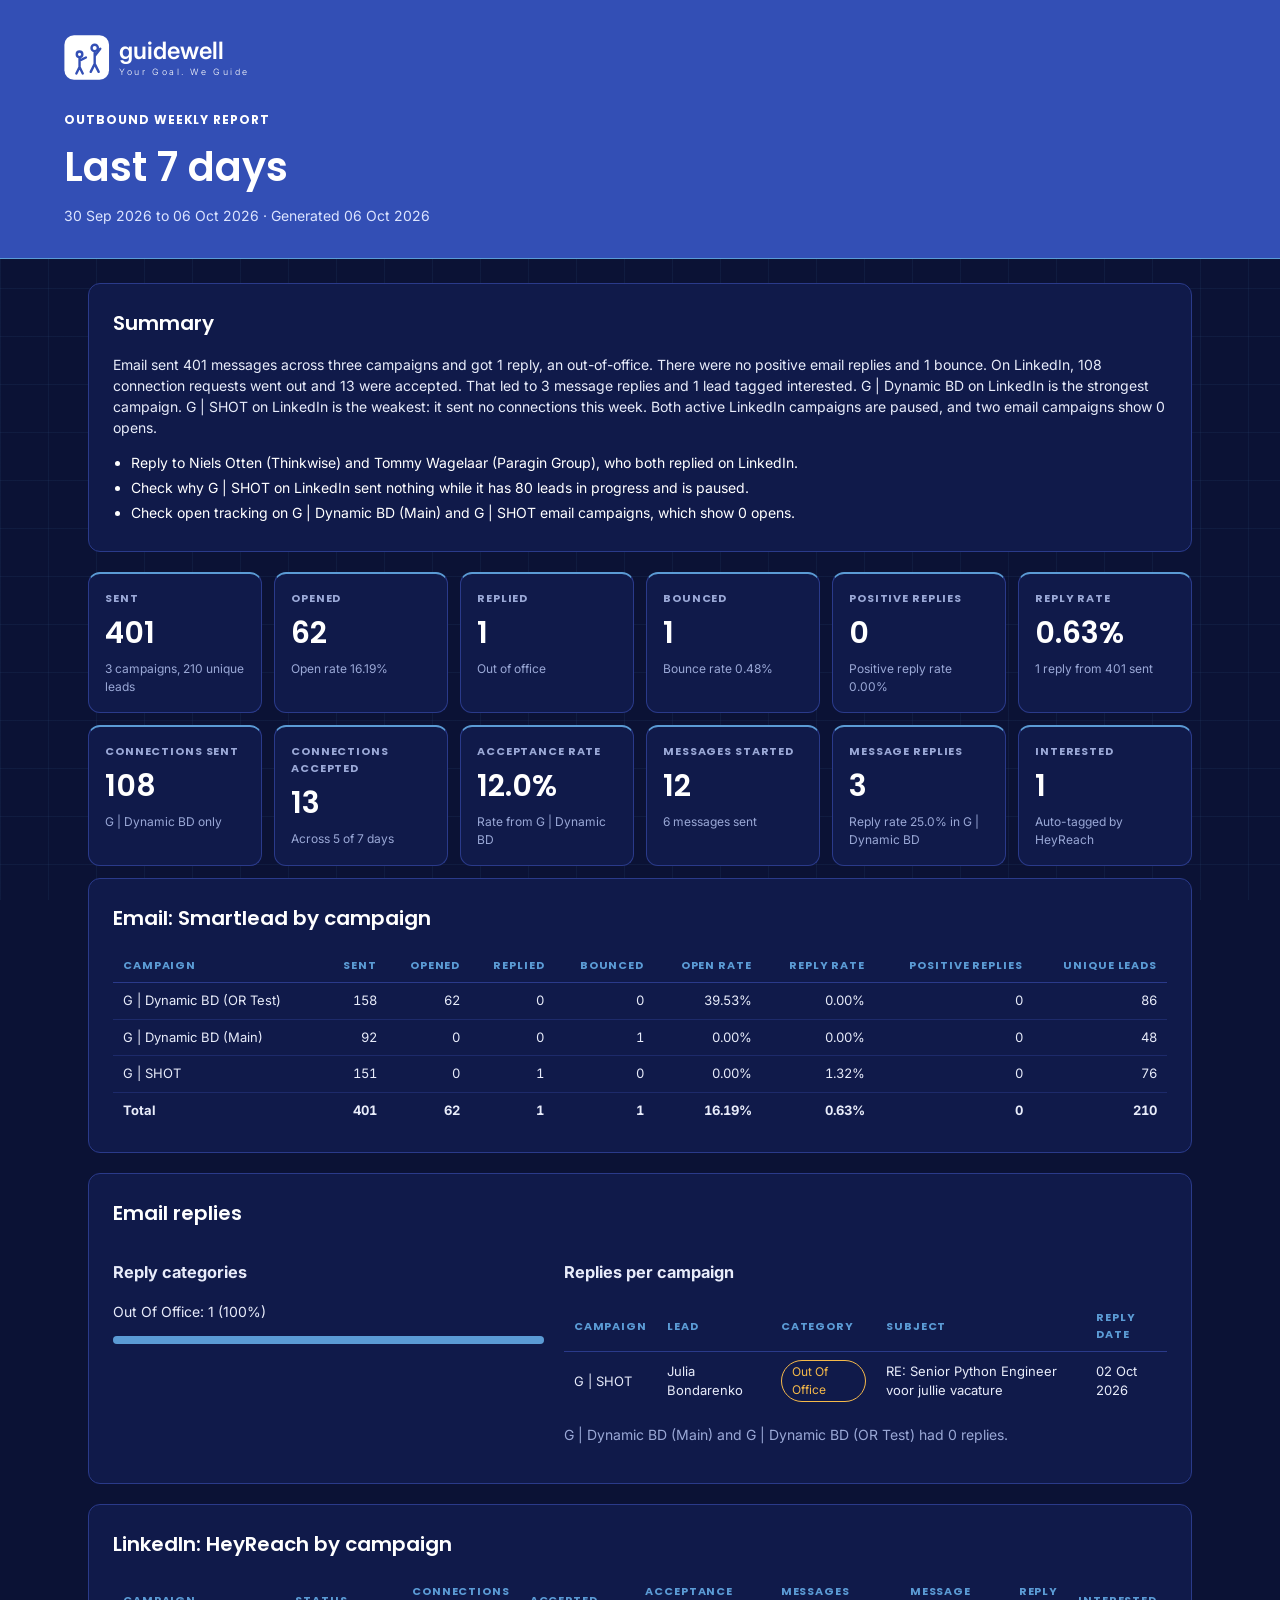
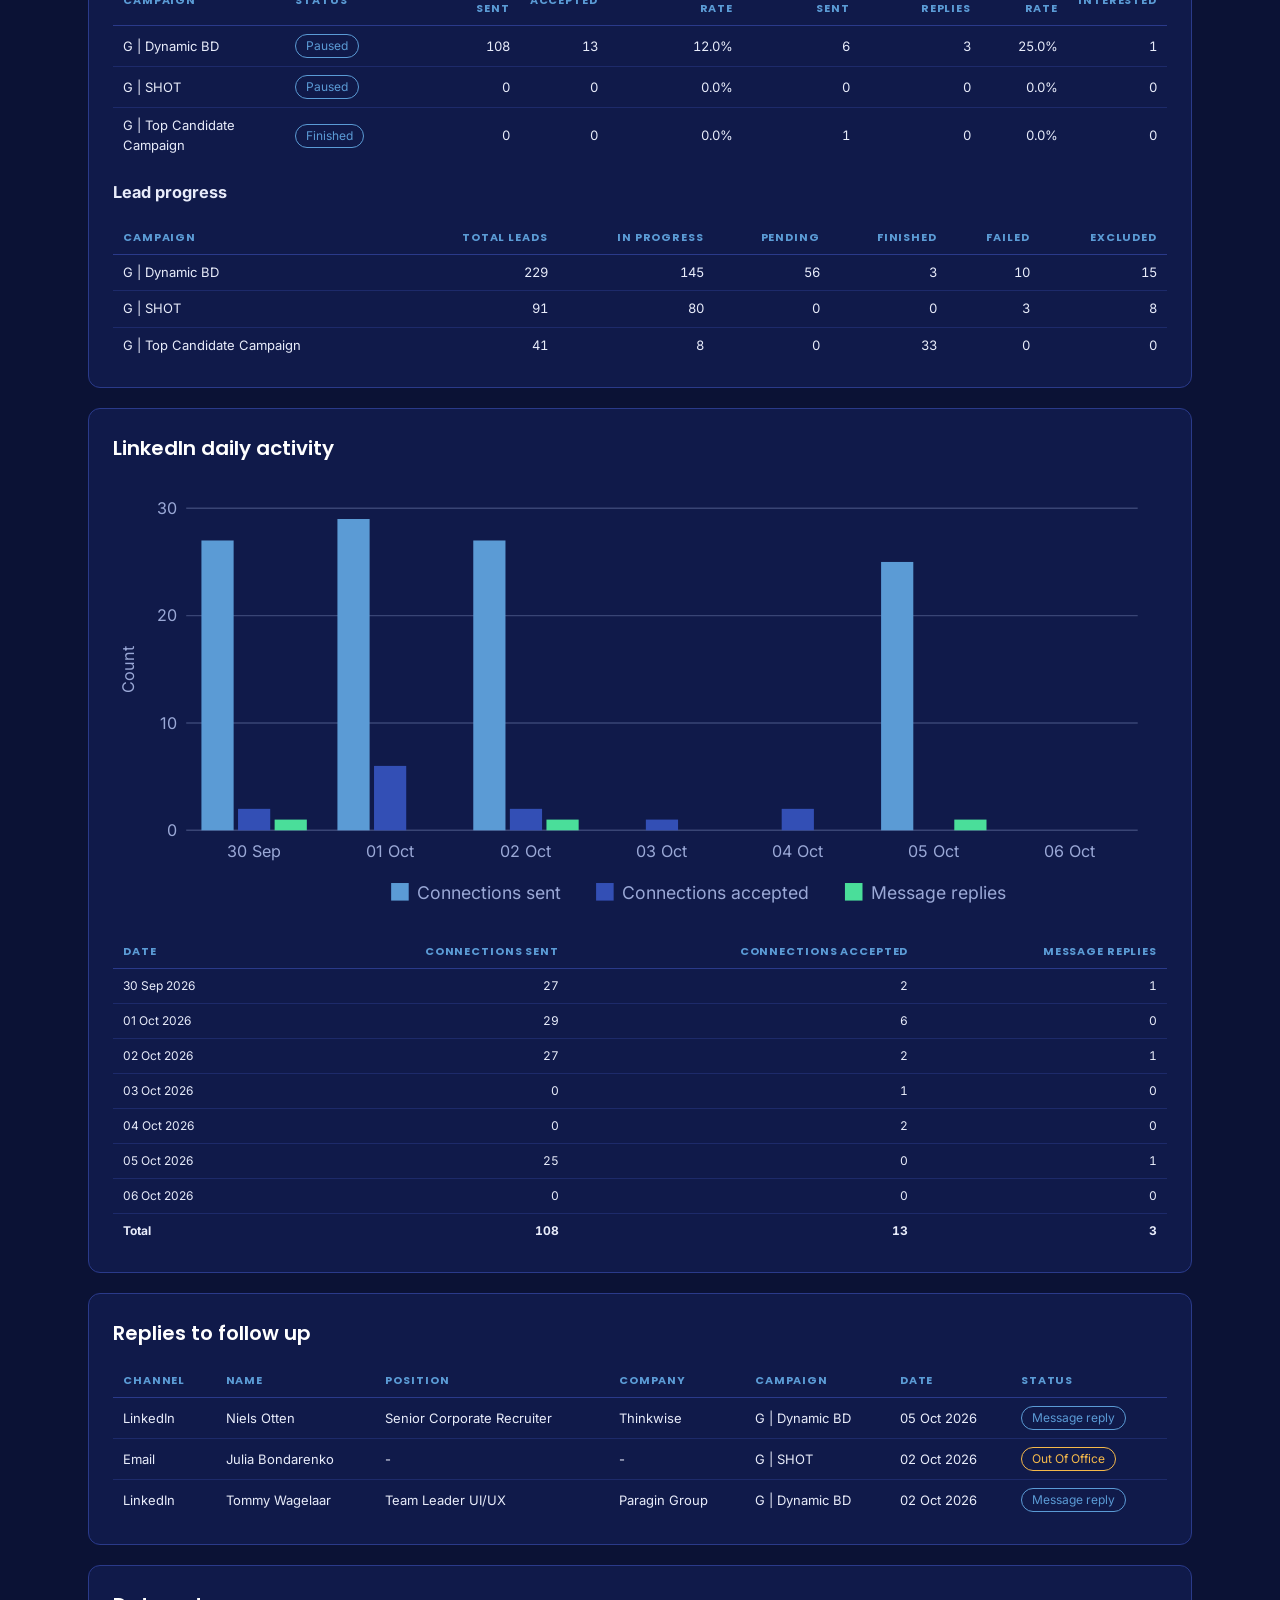
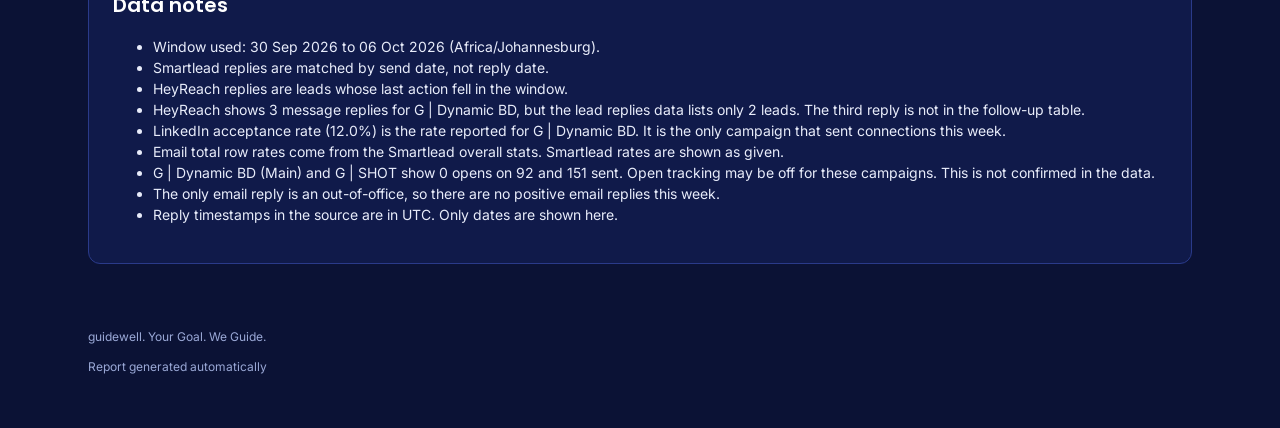
<file: reports/2026-10-06.html>
<!DOCTYPE html><html lang="en"><head><meta charset="utf-8"><meta name="viewport" content="width=device-width,initial-scale=1"><title>Guidewell Outbound Weekly Report</title><meta name="robots" content="noindex"><link href="https://fonts.googleapis.com/css2?family=Poppins:wght@300;600;700&family=Inter:wght@400;600&display=swap" rel="stylesheet"><style>
:root{--blue:#334FB5;--navy:#1B2A6B;--sky:#5B9BD5;--bg:#0B1235;--panel:#101A4A;--line:#2A3A8A;--text:#E8ECFA;--muted:#9AA8D6;--good:#4ADE9A;--warn:#F5B94A;--bad:#F2667A;--r:12px}
*{box-sizing:border-box}
body{margin:0;background:var(--bg);color:var(--text);font:14px/1.5 Inter,Arial,sans-serif;background-image:linear-gradient(rgba(91,155,213,.07) 1px,transparent 1px),linear-gradient(90deg,rgba(91,155,213,.07) 1px,transparent 1px);background-size:48px 48px;background-attachment:fixed}
h1,h2{font-family:Poppins,Arial,sans-serif;margin:0;color:#fff}
h1{font-size:40px;font-weight:600}
h2{font-size:20px;font-weight:600;margin-bottom:16px}
.band{background:var(--blue);padding:32px max(24px,calc(50% - 576px));border-bottom:1px solid var(--sky)}
.band .logo{display:block;margin-bottom:28px}
.band p{margin:8px 0 0;color:#DCE4FF}
.eyebrow{font:700 12px Poppins,Arial,sans-serif;letter-spacing:.08em;text-transform:uppercase;color:var(--sky);margin-bottom:8px}
.band .eyebrow{color:#fff}
.wrap{max-width:1152px;margin:0 auto;padding:24px}
.panel{background:var(--panel);border:1px solid var(--line);border-radius:var(--r);padding:24px;margin:0 0 20px}
.kpis{display:grid;grid-template-columns:repeat(auto-fit,minmax(150px,1fr));gap:12px;margin:0 0 12px}
.kpi{background:var(--panel);border:1px solid var(--line);border-top:2px solid var(--sky);border-radius:var(--r);padding:16px}
.kpi .l{font:700 11px Poppins,Arial,sans-serif;letter-spacing:.08em;text-transform:uppercase;color:var(--muted)}
.kpi .v{font:600 30px Poppins,Arial,sans-serif;color:#fff;margin:4px 0}
.kpi .s{font-size:12px;color:var(--muted)}
.grid2{display:grid;grid-template-columns:1fr 1.4fr;gap:20px}
table{width:100%;border-collapse:collapse;font-size:13px}
th{text-align:left;font:700 11px Poppins,Arial,sans-serif;letter-spacing:.08em;text-transform:uppercase;color:var(--sky);padding:8px 10px;border-bottom:1px solid var(--line)}
td{padding:8px 10px;border-bottom:1px solid rgba(42,58,138,.5)}
.num{text-align:right;font-variant-numeric:tabular-nums}
tr:last-child td{border-bottom:0}
.mini{margin-top:12px;font-size:12px}
.tag{display:inline-block;padding:2px 10px;border-radius:999px;border:1px solid var(--sky);color:var(--sky);font-size:12px}
.tag-good{border-color:var(--good);color:var(--good)}
.tag-warn{border-color:var(--warn);color:var(--warn)}
.tag-bad{border-color:var(--bad);color:var(--bad)}
.bar{background:rgba(91,155,213,.15);border-radius:6px;height:8px;margin:4px 0 12px}
.bar span{display:block;height:8px;border-radius:6px;background:var(--sky)}
.actions{margin:12px 0 0;padding-left:18px;color:#fff}
.actions li{margin:4px 0}
.empty,.muted{color:var(--muted)}
footer{max-width:1152px;margin:0 auto;padding:8px 24px 40px;color:var(--muted);font-size:12px}
svg text{font-family:Inter,Arial,sans-serif}
@media(max-width:760px){ .grid2{grid-template-columns:1fr} h1{font-size:30px} table{display:block;overflow-x:auto} }
</style></head><body><header class="band">
<svg class="logo" viewBox="0 0 260 64" width="208" height="51" role="img" aria-label="guidewell"><rect x="0" y="4" width="56" height="56" rx="12" fill="#FFFFFF"/><g fill="none" stroke="#334FB5" stroke-width="3" stroke-linecap="round" stroke-linejoin="round"><circle cx="38" cy="20" r="4"/><path d="M38 26v14M38 40l-5 10M38 40l5 10M38 30l7-9"/><circle cx="19" cy="28" r="3.5"/><path d="M19 33v11M19 44l-4 8M19 44l4 8M19 36l8-4"/></g><text x="68" y="34" fill="#FFFFFF" font-family="Poppins,Arial,sans-serif" font-weight="600" font-size="30">guidewell</text><text x="69" y="54" fill="#FFFFFF" font-family="Poppins,Arial,sans-serif" font-weight="300" font-size="11" letter-spacing="3.2">Your Goal. We Guide</text></svg>
<div class="eyebrow">Outbound weekly report</div>
<h1>Last 7 days</h1>
<p>30 Sep 2026 to 06 Oct 2026 &middot; Generated 06 Oct 2026</p>
</header>
<div class="wrap">
<section class="panel" id="summary">
<h2>Summary</h2>
<p>Email sent 401 messages across three campaigns and got 1 reply, an out-of-office. There were no positive email replies and 1 bounce. On LinkedIn, 108 connection requests went out and 13 were accepted. That led to 3 message replies and 1 lead tagged interested. G | Dynamic BD on LinkedIn is the strongest campaign. G | SHOT on LinkedIn is the weakest: it sent no connections this week. Both active LinkedIn campaigns are paused, and two email campaigns show 0 opens.</p>
<ul class="actions">
<li>Reply to Niels Otten (Thinkwise) and Tommy Wagelaar (Paragin Group), who both replied on LinkedIn.</li>
<li>Check why G | SHOT on LinkedIn sent nothing while it has 80 leads in progress and is paused.</li>
<li>Check open tracking on G | Dynamic BD (Main) and G | SHOT email campaigns, which show 0 opens.</li>
</ul>
</section>
<section id="kpis">
<div class="kpis">
<div class="kpi"><div class="l">Sent</div><div class="v">401</div><div class="s">3 campaigns, 210 unique leads</div></div>
<div class="kpi"><div class="l">Opened</div><div class="v">62</div><div class="s">Open rate 16.19%</div></div>
<div class="kpi"><div class="l">Replied</div><div class="v">1</div><div class="s">Out of office</div></div>
<div class="kpi"><div class="l">Bounced</div><div class="v">1</div><div class="s">Bounce rate 0.48%</div></div>
<div class="kpi"><div class="l">Positive replies</div><div class="v">0</div><div class="s">Positive reply rate 0.00%</div></div>
<div class="kpi"><div class="l">Reply rate</div><div class="v">0.63%</div><div class="s">1 reply from 401 sent</div></div>
</div>
<div class="kpis">
<div class="kpi"><div class="l">Connections sent</div><div class="v">108</div><div class="s">G | Dynamic BD only</div></div>
<div class="kpi"><div class="l">Connections accepted</div><div class="v">13</div><div class="s">Across 5 of 7 days</div></div>
<div class="kpi"><div class="l">Acceptance rate</div><div class="v">12.0%</div><div class="s">Rate from G | Dynamic BD</div></div>
<div class="kpi"><div class="l">Messages started</div><div class="v">12</div><div class="s">6 messages sent</div></div>
<div class="kpi"><div class="l">Message replies</div><div class="v">3</div><div class="s">Reply rate 25.0% in G | Dynamic BD</div></div>
<div class="kpi"><div class="l">Interested</div><div class="v">1</div><div class="s">Auto-tagged by HeyReach</div></div>
</div>
</section>
<section class="panel" id="email">
<h2>Email: Smartlead by campaign</h2>
<table>
<thead><tr><th>Campaign</th><th class="num">Sent</th><th class="num">Opened</th><th class="num">Replied</th><th class="num">Bounced</th><th class="num">Open rate</th><th class="num">Reply rate</th><th class="num">Positive replies</th><th class="num">Unique leads</th></tr></thead>
<tbody>
<tr><td>G | Dynamic BD (OR Test)</td><td class="num">158</td><td class="num">62</td><td class="num">0</td><td class="num">0</td><td class="num">39.53%</td><td class="num">0.00%</td><td class="num">0</td><td class="num">86</td></tr>
<tr><td>G | Dynamic BD (Main)</td><td class="num">92</td><td class="num">0</td><td class="num">0</td><td class="num">1</td><td class="num">0.00%</td><td class="num">0.00%</td><td class="num">0</td><td class="num">48</td></tr>
<tr><td>G | SHOT</td><td class="num">151</td><td class="num">0</td><td class="num">1</td><td class="num">0</td><td class="num">0.00%</td><td class="num">1.32%</td><td class="num">0</td><td class="num">76</td></tr>
<tr><td><strong>Total</strong></td><td class="num"><strong>401</strong></td><td class="num"><strong>62</strong></td><td class="num"><strong>1</strong></td><td class="num"><strong>1</strong></td><td class="num"><strong>16.19%</strong></td><td class="num"><strong>0.63%</strong></td><td class="num"><strong>0</strong></td><td class="num"><strong>210</strong></td></tr>
</tbody>
</table>
</section>
<section class="panel" id="email-replies">
<h2>Email replies</h2>
<div class="grid2">
<div>
<h3>Reply categories</h3>
<p>Out Of Office: 1 (100%)</p>
<div class="bar"><span style="width:100%"></span></div>
</div>
<div>
<h3>Replies per campaign</h3>
<table>
<thead><tr><th>Campaign</th><th>Lead</th><th>Category</th><th>Subject</th><th>Reply date</th></tr></thead>
<tbody>
<tr><td>G | SHOT</td><td>Julia Bondarenko</td><td><span class="tag tag-warn">Out Of Office</span></td><td>RE: Senior Python Engineer voor jullie vacature</td><td>02 Oct 2026</td></tr>
</tbody>
</table>
<p class="muted">G | Dynamic BD (Main) and G | Dynamic BD (OR Test) had 0 replies.</p>
</div>
</div>
</section>
<section class="panel" id="linkedin">
<h2>LinkedIn: HeyReach by campaign</h2>
<table>
<thead><tr><th>Campaign</th><th>Status</th><th class="num">Connections sent</th><th class="num">Accepted</th><th class="num">Acceptance rate</th><th class="num">Messages sent</th><th class="num">Message replies</th><th class="num">Reply rate</th><th class="num">Interested</th></tr></thead>
<tbody>
<tr><td>G | Dynamic BD</td><td><span class="tag">Paused</span></td><td class="num">108</td><td class="num">13</td><td class="num">12.0%</td><td class="num">6</td><td class="num">3</td><td class="num">25.0%</td><td class="num">1</td></tr>
<tr><td>G | SHOT</td><td><span class="tag">Paused</span></td><td class="num">0</td><td class="num">0</td><td class="num">0.0%</td><td class="num">0</td><td class="num">0</td><td class="num">0.0%</td><td class="num">0</td></tr>
<tr><td>G | Top Candidate Campaign</td><td><span class="tag">Finished</span></td><td class="num">0</td><td class="num">0</td><td class="num">0.0%</td><td class="num">1</td><td class="num">0</td><td class="num">0.0%</td><td class="num">0</td></tr>
</tbody>
</table>
<h3>Lead progress</h3>
<table>
<thead><tr><th>Campaign</th><th class="num">Total leads</th><th class="num">In progress</th><th class="num">Pending</th><th class="num">Finished</th><th class="num">Failed</th><th class="num">Excluded</th></tr></thead>
<tbody>
<tr><td>G | Dynamic BD</td><td class="num">229</td><td class="num">145</td><td class="num">56</td><td class="num">3</td><td class="num">10</td><td class="num">15</td></tr>
<tr><td>G | SHOT</td><td class="num">91</td><td class="num">80</td><td class="num">0</td><td class="num">0</td><td class="num">3</td><td class="num">8</td></tr>
<tr><td>G | Top Candidate Campaign</td><td class="num">41</td><td class="num">8</td><td class="num">0</td><td class="num">33</td><td class="num">0</td><td class="num">0</td></tr>
</tbody>
</table>
</section>
<section class="panel" id="daily">
<h2>LinkedIn daily activity</h2>
<svg viewBox="0 0 720 300" width="100%" role="img" aria-label="LinkedIn daily activity: connections sent, connections accepted and message replies per day">
<g stroke="#9AA8D6" stroke-opacity="0.3" stroke-width="1">
<line x1="50" y1="240" x2="700" y2="240"/>
<line x1="50" y1="166.67" x2="700" y2="166.67"/>
<line x1="50" y1="93.33" x2="700" y2="93.33"/>
<line x1="50" y1="20" x2="700" y2="20"/>
</g>
<g fill="#9AA8D6" font-family="Arial,sans-serif" font-size="11" text-anchor="end">
<text x="44" y="244">0</text>
<text x="44" y="171">10</text>
<text x="44" y="97">20</text>
<text x="44" y="24">30</text>
</g>
<text x="14" y="130" fill="#9AA8D6" font-family="Arial,sans-serif" font-size="11" text-anchor="middle" transform="rotate(-90 14 130)">Count</text>
<g>
<rect x="60.4" y="42" width="22" height="198" fill="#5B9BD5"/>
<rect x="85.4" y="225.33" width="22" height="14.67" fill="#334FB5"/>
<rect x="110.4" y="232.67" width="22" height="7.33" fill="#4ADE9A"/>
<rect x="153.3" y="27.33" width="22" height="212.67" fill="#5B9BD5"/>
<rect x="178.3" y="196" width="22" height="44" fill="#334FB5"/>
<rect x="246.1" y="42" width="22" height="198" fill="#5B9BD5"/>
<rect x="271.1" y="225.33" width="22" height="14.67" fill="#334FB5"/>
<rect x="296.1" y="232.67" width="22" height="7.33" fill="#4ADE9A"/>
<rect x="364" y="232.67" width="22" height="7.33" fill="#334FB5"/>
<rect x="456.8" y="225.33" width="22" height="14.67" fill="#334FB5"/>
<rect x="524.7" y="56.67" width="22" height="183.33" fill="#5B9BD5"/>
<rect x="574.7" y="232.67" width="22" height="7.33" fill="#4ADE9A"/>
</g>
<g fill="#9AA8D6" font-family="Arial,sans-serif" font-size="11" text-anchor="middle">
<text x="96.4" y="258">30 Sep</text>
<text x="189.3" y="258">01 Oct</text>
<text x="282.1" y="258">02 Oct</text>
<text x="375" y="258">03 Oct</text>
<text x="467.9" y="258">04 Oct</text>
<text x="560.7" y="258">05 Oct</text>
<text x="653.6" y="258">06 Oct</text>
</g>
<g font-family="Arial,sans-serif" font-size="12">
<rect x="190" y="276" width="12" height="12" fill="#5B9BD5"/>
<text x="208" y="287" fill="#9AA8D6">Connections sent</text>
<rect x="330" y="276" width="12" height="12" fill="#334FB5"/>
<text x="348" y="287" fill="#9AA8D6">Connections accepted</text>
<rect x="500" y="276" width="12" height="12" fill="#4ADE9A"/>
<text x="518" y="287" fill="#9AA8D6">Message replies</text>
</g>
</svg>
<table class="mini">
<thead><tr><th>Date</th><th class="num">Connections sent</th><th class="num">Connections accepted</th><th class="num">Message replies</th></tr></thead>
<tbody>
<tr><td>30 Sep 2026</td><td class="num">27</td><td class="num">2</td><td class="num">1</td></tr>
<tr><td>01 Oct 2026</td><td class="num">29</td><td class="num">6</td><td class="num">0</td></tr>
<tr><td>02 Oct 2026</td><td class="num">27</td><td class="num">2</td><td class="num">1</td></tr>
<tr><td>03 Oct 2026</td><td class="num">0</td><td class="num">1</td><td class="num">0</td></tr>
<tr><td>04 Oct 2026</td><td class="num">0</td><td class="num">2</td><td class="num">0</td></tr>
<tr><td>05 Oct 2026</td><td class="num">25</td><td class="num">0</td><td class="num">1</td></tr>
<tr><td>06 Oct 2026</td><td class="num">0</td><td class="num">0</td><td class="num">0</td></tr>
<tr><td><strong>Total</strong></td><td class="num"><strong>108</strong></td><td class="num"><strong>13</strong></td><td class="num"><strong>3</strong></td></tr>
</tbody>
</table>
</section>
<section class="panel" id="followup">
<h2>Replies to follow up</h2>
<table>
<thead><tr><th>Channel</th><th>Name</th><th>Position</th><th>Company</th><th>Campaign</th><th>Date</th><th>Status</th></tr></thead>
<tbody>
<tr><td>LinkedIn</td><td>Niels Otten</td><td>Senior Corporate Recruiter</td><td>Thinkwise</td><td>G | Dynamic BD</td><td>05 Oct 2026</td><td><span class="tag">Message reply</span></td></tr>
<tr><td>Email</td><td>Julia Bondarenko</td><td>-</td><td>-</td><td>G | SHOT</td><td>02 Oct 2026</td><td><span class="tag tag-warn">Out Of Office</span></td></tr>
<tr><td>LinkedIn</td><td>Tommy Wagelaar</td><td>Team Leader UI/UX</td><td>Paragin Group</td><td>G | Dynamic BD</td><td>02 Oct 2026</td><td><span class="tag">Message reply</span></td></tr>
</tbody>
</table>
</section>
<section class="panel" id="notes">
<h2>Data notes</h2>
<ul>
<li>Window used: 30 Sep 2026 to 06 Oct 2026 (Africa/Johannesburg).</li>
<li>Smartlead replies are matched by send date, not reply date.</li>
<li>HeyReach replies are leads whose last action fell in the window.</li>
<li>HeyReach shows 3 message replies for G | Dynamic BD, but the lead replies data lists only 2 leads. The third reply is not in the follow-up table.</li>
<li>LinkedIn acceptance rate (12.0%) is the rate reported for G | Dynamic BD. It is the only campaign that sent connections this week.</li>
<li>Email total row rates come from the Smartlead overall stats. Smartlead rates are shown as given.</li>
<li>G | Dynamic BD (Main) and G | SHOT show 0 opens on 92 and 151 sent. Open tracking may be off for these campaigns. This is not confirmed in the data.</li>
<li>The only email reply is an out-of-office, so there are no positive email replies this week.</li>
<li>Reply timestamps in the source are in UTC. Only dates are shown here.</li>
</ul>
</section>
</div>
<footer>
<p>guidewell. Your Goal. We Guide.</p>
<p>Report generated automatically</p>
</footer></body></html>
</file>
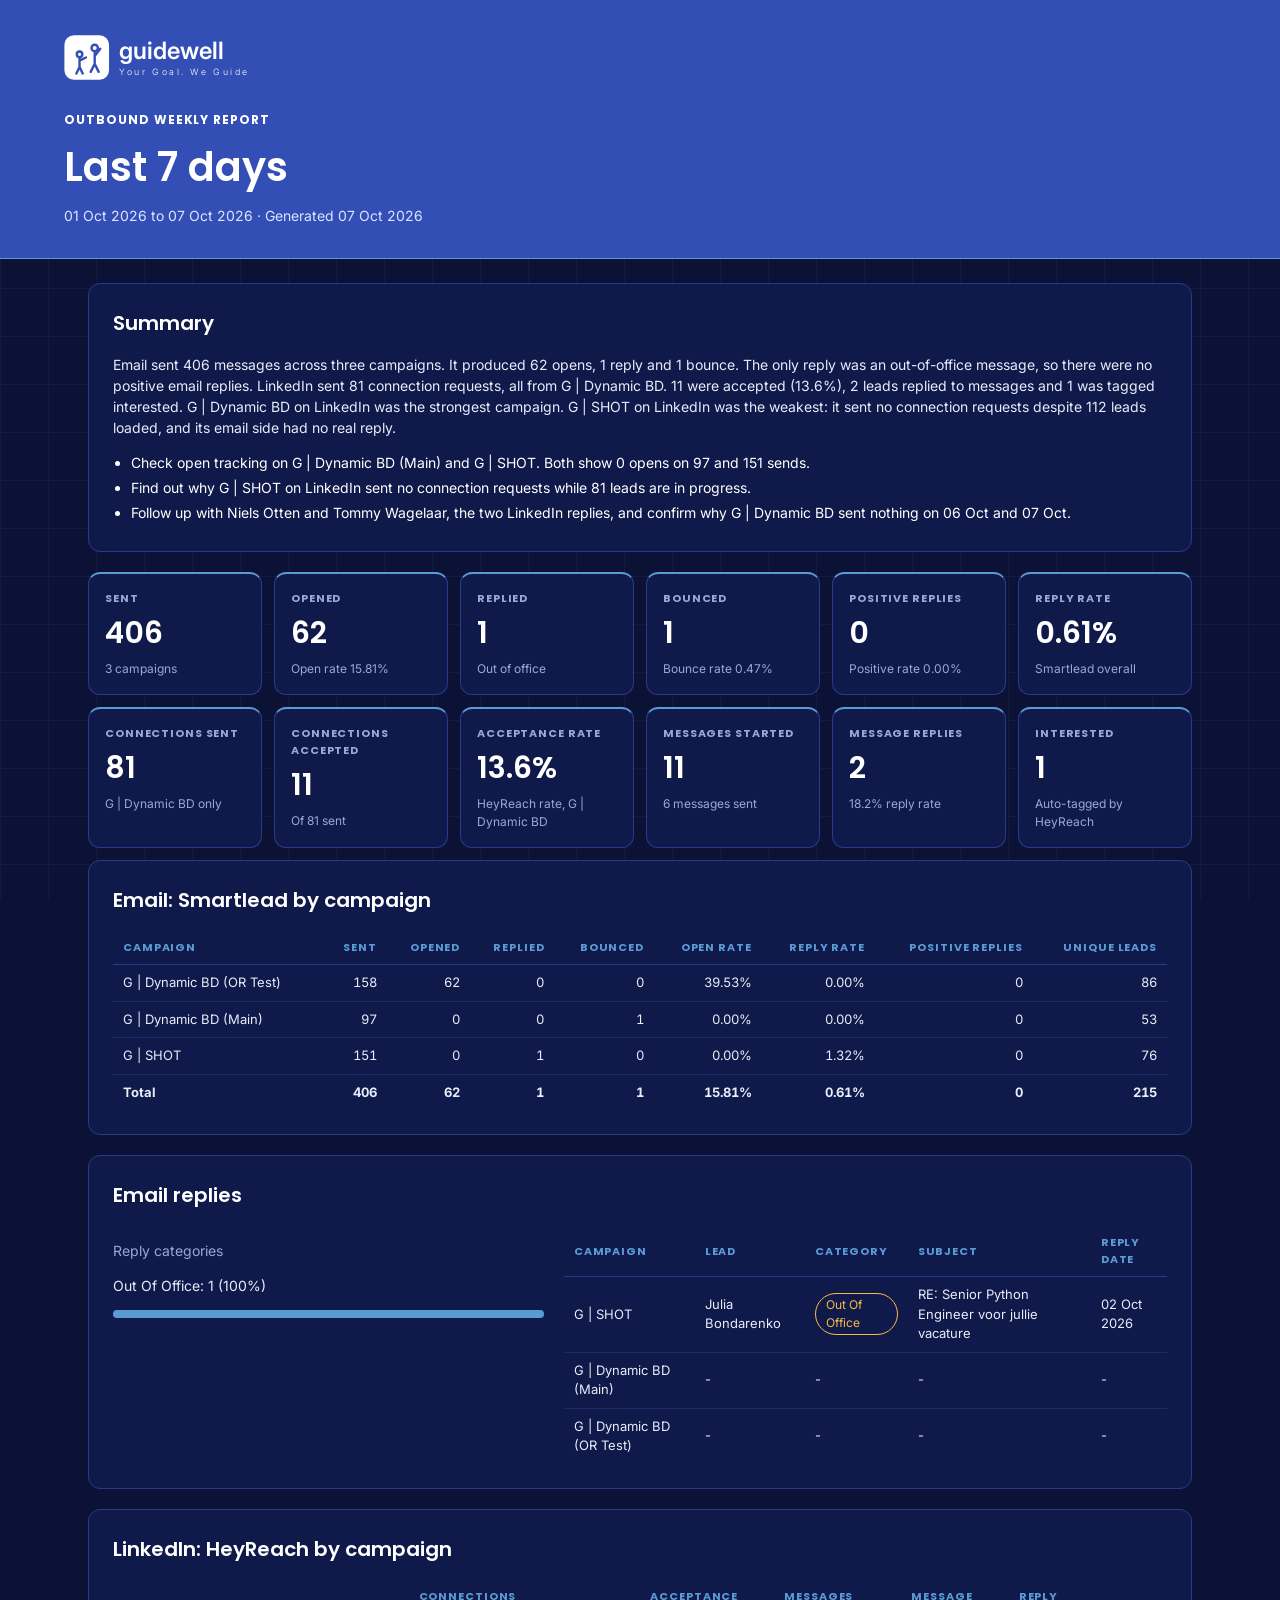
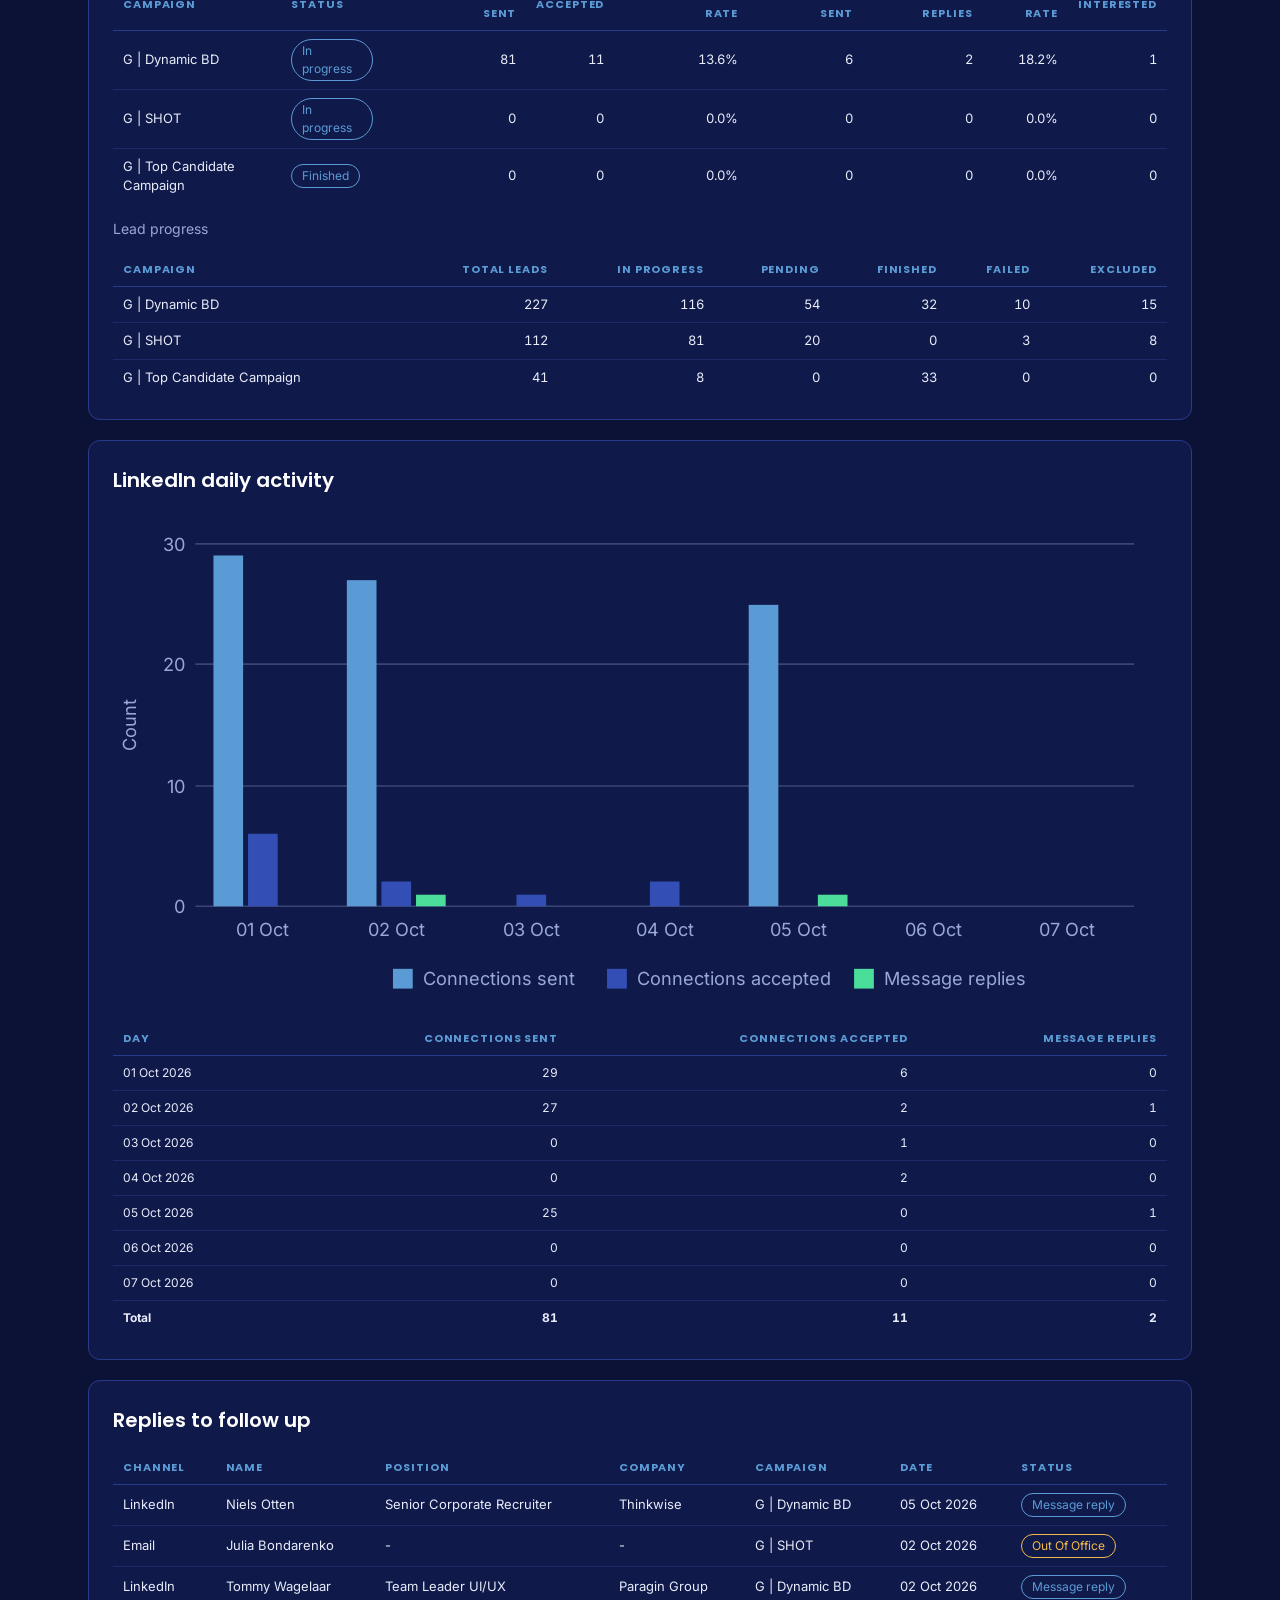
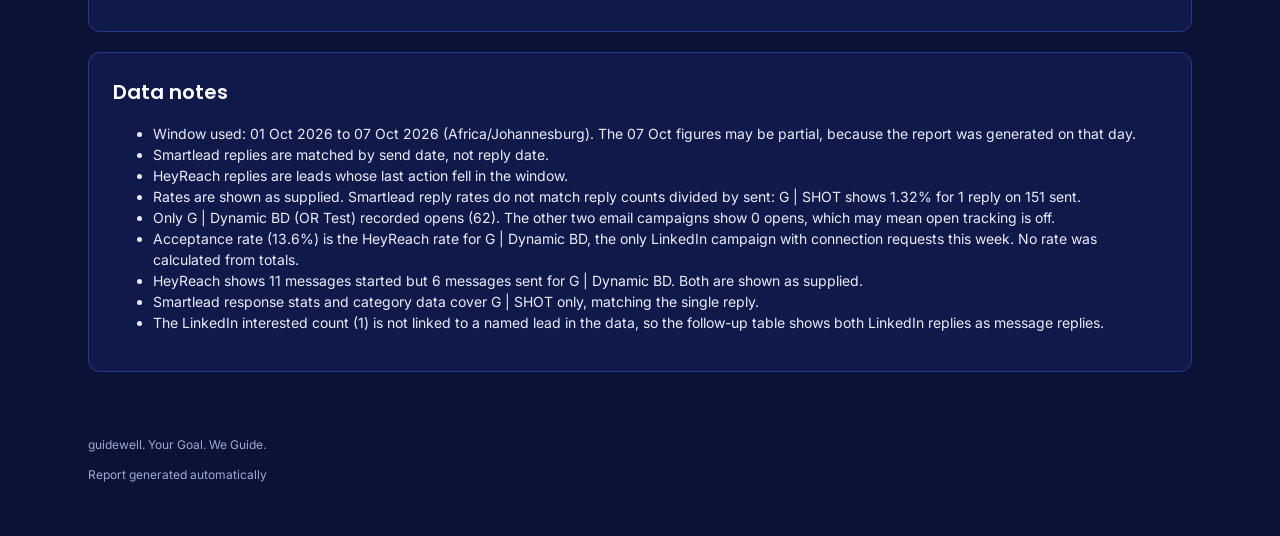
<file: reports/2026-10-07.html>
<!DOCTYPE html><html lang="en"><head><meta charset="utf-8"><meta name="viewport" content="width=device-width,initial-scale=1"><title>Guidewell Outbound Weekly Report</title><meta name="robots" content="noindex"><link href="https://fonts.googleapis.com/css2?family=Poppins:wght@300;600;700&family=Inter:wght@400;600&display=swap" rel="stylesheet"><style>
:root{--blue:#334FB5;--navy:#1B2A6B;--sky:#5B9BD5;--bg:#0B1235;--panel:#101A4A;--line:#2A3A8A;--text:#E8ECFA;--muted:#9AA8D6;--good:#4ADE9A;--warn:#F5B94A;--bad:#F2667A;--r:12px}
*{box-sizing:border-box}
body{margin:0;background:var(--bg);color:var(--text);font:14px/1.5 Inter,Arial,sans-serif;background-image:linear-gradient(rgba(91,155,213,.07) 1px,transparent 1px),linear-gradient(90deg,rgba(91,155,213,.07) 1px,transparent 1px);background-size:48px 48px;background-attachment:fixed}
h1,h2{font-family:Poppins,Arial,sans-serif;margin:0;color:#fff}
h1{font-size:40px;font-weight:600}
h2{font-size:20px;font-weight:600;margin-bottom:16px}
.band{background:var(--blue);padding:32px max(24px,calc(50% - 576px));border-bottom:1px solid var(--sky)}
.band .logo{display:block;margin-bottom:28px}
.band p{margin:8px 0 0;color:#DCE4FF}
.eyebrow{font:700 12px Poppins,Arial,sans-serif;letter-spacing:.08em;text-transform:uppercase;color:var(--sky);margin-bottom:8px}
.band .eyebrow{color:#fff}
.wrap{max-width:1152px;margin:0 auto;padding:24px}
.panel{background:var(--panel);border:1px solid var(--line);border-radius:var(--r);padding:24px;margin:0 0 20px}
.kpis{display:grid;grid-template-columns:repeat(auto-fit,minmax(150px,1fr));gap:12px;margin:0 0 12px}
.kpi{background:var(--panel);border:1px solid var(--line);border-top:2px solid var(--sky);border-radius:var(--r);padding:16px}
.kpi .l{font:700 11px Poppins,Arial,sans-serif;letter-spacing:.08em;text-transform:uppercase;color:var(--muted)}
.kpi .v{font:600 30px Poppins,Arial,sans-serif;color:#fff;margin:4px 0}
.kpi .s{font-size:12px;color:var(--muted)}
.grid2{display:grid;grid-template-columns:1fr 1.4fr;gap:20px}
table{width:100%;border-collapse:collapse;font-size:13px}
th{text-align:left;font:700 11px Poppins,Arial,sans-serif;letter-spacing:.08em;text-transform:uppercase;color:var(--sky);padding:8px 10px;border-bottom:1px solid var(--line)}
td{padding:8px 10px;border-bottom:1px solid rgba(42,58,138,.5)}
.num{text-align:right;font-variant-numeric:tabular-nums}
tr:last-child td{border-bottom:0}
.mini{margin-top:12px;font-size:12px}
.tag{display:inline-block;padding:2px 10px;border-radius:999px;border:1px solid var(--sky);color:var(--sky);font-size:12px}
.tag-good{border-color:var(--good);color:var(--good)}
.tag-warn{border-color:var(--warn);color:var(--warn)}
.tag-bad{border-color:var(--bad);color:var(--bad)}
.bar{background:rgba(91,155,213,.15);border-radius:6px;height:8px;margin:4px 0 12px}
.bar span{display:block;height:8px;border-radius:6px;background:var(--sky)}
.actions{margin:12px 0 0;padding-left:18px;color:#fff}
.actions li{margin:4px 0}
.empty,.muted{color:var(--muted)}
footer{max-width:1152px;margin:0 auto;padding:8px 24px 40px;color:var(--muted);font-size:12px}
svg text{font-family:Inter,Arial,sans-serif}
@media(max-width:760px){ .grid2{grid-template-columns:1fr} h1{font-size:30px} table{display:block;overflow-x:auto} }
</style></head><body><header class="band">
<svg class="logo" viewBox="0 0 260 64" width="208" height="51" role="img" aria-label="guidewell"><rect x="0" y="4" width="56" height="56" rx="12" fill="#FFFFFF"/><g fill="none" stroke="#334FB5" stroke-width="3" stroke-linecap="round" stroke-linejoin="round"><circle cx="38" cy="20" r="4"/><path d="M38 26v14M38 40l-5 10M38 40l5 10M38 30l7-9"/><circle cx="19" cy="28" r="3.5"/><path d="M19 33v11M19 44l-4 8M19 44l4 8M19 36l8-4"/></g><text x="68" y="34" fill="#FFFFFF" font-family="Poppins,Arial,sans-serif" font-weight="600" font-size="30">guidewell</text><text x="69" y="54" fill="#FFFFFF" font-family="Poppins,Arial,sans-serif" font-weight="300" font-size="11" letter-spacing="3.2">Your Goal. We Guide</text></svg>
<div class="eyebrow">Outbound weekly report</div>
<h1>Last 7 days</h1>
<p>01 Oct 2026 to 07 Oct 2026 &middot; Generated 07 Oct 2026</p>
</header>
<div class="wrap">
<section class="panel" id="summary">
<h2>Summary</h2>
<p>Email sent 406 messages across three campaigns. It produced 62 opens, 1 reply and 1 bounce. The only reply was an out-of-office message, so there were no positive email replies. LinkedIn sent 81 connection requests, all from G | Dynamic BD. 11 were accepted (13.6%), 2 leads replied to messages and 1 was tagged interested. G | Dynamic BD on LinkedIn was the strongest campaign. G | SHOT on LinkedIn was the weakest: it sent no connection requests despite 112 leads loaded, and its email side had no real reply.</p>
<ul class="actions">
<li>Check open tracking on G | Dynamic BD (Main) and G | SHOT. Both show 0 opens on 97 and 151 sends.</li>
<li>Find out why G | SHOT on LinkedIn sent no connection requests while 81 leads are in progress.</li>
<li>Follow up with Niels Otten and Tommy Wagelaar, the two LinkedIn replies, and confirm why G | Dynamic BD sent nothing on 06 Oct and 07 Oct.</li>
</ul>
</section>

<section id="kpis">
<div class="kpis">
<div class="kpi"><div class="l">Sent</div><div class="v">406</div><div class="s">3 campaigns</div></div>
<div class="kpi"><div class="l">Opened</div><div class="v">62</div><div class="s">Open rate 15.81%</div></div>
<div class="kpi"><div class="l">Replied</div><div class="v">1</div><div class="s">Out of office</div></div>
<div class="kpi"><div class="l">Bounced</div><div class="v">1</div><div class="s">Bounce rate 0.47%</div></div>
<div class="kpi"><div class="l">Positive replies</div><div class="v">0</div><div class="s">Positive rate 0.00%</div></div>
<div class="kpi"><div class="l">Reply rate</div><div class="v">0.61%</div><div class="s">Smartlead overall</div></div>
</div>
<div class="kpis">
<div class="kpi"><div class="l">Connections sent</div><div class="v">81</div><div class="s">G | Dynamic BD only</div></div>
<div class="kpi"><div class="l">Connections accepted</div><div class="v">11</div><div class="s">Of 81 sent</div></div>
<div class="kpi"><div class="l">Acceptance rate</div><div class="v">13.6%</div><div class="s">HeyReach rate, G | Dynamic BD</div></div>
<div class="kpi"><div class="l">Messages started</div><div class="v">11</div><div class="s">6 messages sent</div></div>
<div class="kpi"><div class="l">Message replies</div><div class="v">2</div><div class="s">18.2% reply rate</div></div>
<div class="kpi"><div class="l">Interested</div><div class="v">1</div><div class="s">Auto-tagged by HeyReach</div></div>
</div>
</section>

<section class="panel" id="email">
<h2>Email: Smartlead by campaign</h2>
<table>
<thead><tr><th>Campaign</th><th class="num">Sent</th><th class="num">Opened</th><th class="num">Replied</th><th class="num">Bounced</th><th class="num">Open rate</th><th class="num">Reply rate</th><th class="num">Positive replies</th><th class="num">Unique leads</th></tr></thead>
<tbody>
<tr><td>G | Dynamic BD (OR Test)</td><td class="num">158</td><td class="num">62</td><td class="num">0</td><td class="num">0</td><td class="num">39.53%</td><td class="num">0.00%</td><td class="num">0</td><td class="num">86</td></tr>
<tr><td>G | Dynamic BD (Main)</td><td class="num">97</td><td class="num">0</td><td class="num">0</td><td class="num">1</td><td class="num">0.00%</td><td class="num">0.00%</td><td class="num">0</td><td class="num">53</td></tr>
<tr><td>G | SHOT</td><td class="num">151</td><td class="num">0</td><td class="num">1</td><td class="num">0</td><td class="num">0.00%</td><td class="num">1.32%</td><td class="num">0</td><td class="num">76</td></tr>
<tr><td><strong>Total</strong></td><td class="num"><strong>406</strong></td><td class="num"><strong>62</strong></td><td class="num"><strong>1</strong></td><td class="num"><strong>1</strong></td><td class="num"><strong>15.81%</strong></td><td class="num"><strong>0.61%</strong></td><td class="num"><strong>0</strong></td><td class="num"><strong>215</strong></td></tr>
</tbody>
</table>
</section>

<section class="panel" id="email-replies">
<h2>Email replies</h2>
<div class="grid2">
<div>
<p class="muted">Reply categories</p>
<p>Out Of Office: 1 (100%)</p>
<div class="bar"><span style="width:100%"></span></div>
</div>
<div>
<table>
<thead><tr><th>Campaign</th><th>Lead</th><th>Category</th><th>Subject</th><th>Reply date</th></tr></thead>
<tbody>
<tr><td>G | SHOT</td><td>Julia Bondarenko</td><td><span class="tag tag-warn">Out Of Office</span></td><td>RE: Senior Python Engineer voor jullie vacature</td><td>02 Oct 2026</td></tr>
<tr><td>G | Dynamic BD (Main)</td><td>-</td><td>-</td><td>-</td><td>-</td></tr>
<tr><td>G | Dynamic BD (OR Test)</td><td>-</td><td>-</td><td>-</td><td>-</td></tr>
</tbody>
</table>
</div>
</div>
</section>

<section class="panel" id="linkedin">
<h2>LinkedIn: HeyReach by campaign</h2>
<table>
<thead><tr><th>Campaign</th><th>Status</th><th class="num">Connections sent</th><th class="num">Accepted</th><th class="num">Acceptance rate</th><th class="num">Messages sent</th><th class="num">Message replies</th><th class="num">Reply rate</th><th class="num">Interested</th></tr></thead>
<tbody>
<tr><td>G | Dynamic BD</td><td><span class="tag">In progress</span></td><td class="num">81</td><td class="num">11</td><td class="num">13.6%</td><td class="num">6</td><td class="num">2</td><td class="num">18.2%</td><td class="num">1</td></tr>
<tr><td>G | SHOT</td><td><span class="tag">In progress</span></td><td class="num">0</td><td class="num">0</td><td class="num">0.0%</td><td class="num">0</td><td class="num">0</td><td class="num">0.0%</td><td class="num">0</td></tr>
<tr><td>G | Top Candidate Campaign</td><td><span class="tag">Finished</span></td><td class="num">0</td><td class="num">0</td><td class="num">0.0%</td><td class="num">0</td><td class="num">0</td><td class="num">0.0%</td><td class="num">0</td></tr>
</tbody>
</table>
<p class="muted">Lead progress</p>
<table>
<thead><tr><th>Campaign</th><th class="num">Total leads</th><th class="num">In progress</th><th class="num">Pending</th><th class="num">Finished</th><th class="num">Failed</th><th class="num">Excluded</th></tr></thead>
<tbody>
<tr><td>G | Dynamic BD</td><td class="num">227</td><td class="num">116</td><td class="num">54</td><td class="num">32</td><td class="num">10</td><td class="num">15</td></tr>
<tr><td>G | SHOT</td><td class="num">112</td><td class="num">81</td><td class="num">20</td><td class="num">0</td><td class="num">3</td><td class="num">8</td></tr>
<tr><td>G | Top Candidate Campaign</td><td class="num">41</td><td class="num">8</td><td class="num">0</td><td class="num">33</td><td class="num">0</td><td class="num">0</td></tr>
</tbody>
</table>
</section>

<section class="panel" id="daily">
<h2>LinkedIn daily activity</h2>
<svg viewBox="0 0 640 300" width="100%" role="img" aria-label="LinkedIn daily activity, grouped bar chart" font-family="Poppins,Arial,sans-serif" font-size="11">
<g stroke="#9AA8D6" stroke-opacity="0.3" stroke-width="1">
<line x1="50" y1="240" x2="620" y2="240"/>
<line x1="50" y1="167" x2="620" y2="167"/>
<line x1="50" y1="93" x2="620" y2="93"/>
<line x1="50" y1="20" x2="620" y2="20"/>
</g>
<g fill="#9AA8D6" text-anchor="end">
<text x="44" y="244">0</text>
<text x="44" y="171">10</text>
<text x="44" y="97">20</text>
<text x="44" y="24">30</text>
</g>
<text x="14" y="130" fill="#9AA8D6" text-anchor="middle" transform="rotate(-90 14 130)">Count</text>
<g>
<rect x="61" y="27" width="18" height="213" fill="#5B9BD5"/>
<rect x="82" y="196" width="18" height="44" fill="#334FB5"/>
<rect x="142" y="42" width="18" height="198" fill="#5B9BD5"/>
<rect x="163" y="225" width="18" height="15" fill="#334FB5"/>
<rect x="184" y="233" width="18" height="7" fill="#4ADE9A"/>
<rect x="245" y="233" width="18" height="7" fill="#334FB5"/>
<rect x="326" y="225" width="18" height="15" fill="#334FB5"/>
<rect x="386" y="57" width="18" height="183" fill="#5B9BD5"/>
<rect x="428" y="233" width="18" height="7" fill="#4ADE9A"/>
</g>
<g fill="#9AA8D6" text-anchor="middle">
<text x="91" y="258">01 Oct</text>
<text x="172" y="258">02 Oct</text>
<text x="254" y="258">03 Oct</text>
<text x="335" y="258">04 Oct</text>
<text x="416" y="258">05 Oct</text>
<text x="498" y="258">06 Oct</text>
<text x="579" y="258">07 Oct</text>
</g>
<rect x="170" y="278" width="12" height="12" fill="#5B9BD5"/>
<text x="188" y="288" fill="#9AA8D6">Connections sent</text>
<rect x="300" y="278" width="12" height="12" fill="#334FB5"/>
<text x="318" y="288" fill="#9AA8D6">Connections accepted</text>
<rect x="450" y="278" width="12" height="12" fill="#4ADE9A"/>
<text x="468" y="288" fill="#9AA8D6">Message replies</text>
</svg>
<table class="mini">
<thead><tr><th>Day</th><th class="num">Connections sent</th><th class="num">Connections accepted</th><th class="num">Message replies</th></tr></thead>
<tbody>
<tr><td>01 Oct 2026</td><td class="num">29</td><td class="num">6</td><td class="num">0</td></tr>
<tr><td>02 Oct 2026</td><td class="num">27</td><td class="num">2</td><td class="num">1</td></tr>
<tr><td>03 Oct 2026</td><td class="num">0</td><td class="num">1</td><td class="num">0</td></tr>
<tr><td>04 Oct 2026</td><td class="num">0</td><td class="num">2</td><td class="num">0</td></tr>
<tr><td>05 Oct 2026</td><td class="num">25</td><td class="num">0</td><td class="num">1</td></tr>
<tr><td>06 Oct 2026</td><td class="num">0</td><td class="num">0</td><td class="num">0</td></tr>
<tr><td>07 Oct 2026</td><td class="num">0</td><td class="num">0</td><td class="num">0</td></tr>
<tr><td><strong>Total</strong></td><td class="num"><strong>81</strong></td><td class="num"><strong>11</strong></td><td class="num"><strong>2</strong></td></tr>
</tbody>
</table>
</section>

<section class="panel" id="followup">
<h2>Replies to follow up</h2>
<table>
<thead><tr><th>Channel</th><th>Name</th><th>Position</th><th>Company</th><th>Campaign</th><th>Date</th><th>Status</th></tr></thead>
<tbody>
<tr><td>LinkedIn</td><td>Niels Otten</td><td>Senior Corporate Recruiter</td><td>Thinkwise</td><td>G | Dynamic BD</td><td>05 Oct 2026</td><td><span class="tag">Message reply</span></td></tr>
<tr><td>Email</td><td>Julia Bondarenko</td><td>-</td><td>-</td><td>G | SHOT</td><td>02 Oct 2026</td><td><span class="tag tag-warn">Out Of Office</span></td></tr>
<tr><td>LinkedIn</td><td>Tommy Wagelaar</td><td>Team Leader UI/UX</td><td>Paragin Group</td><td>G | Dynamic BD</td><td>02 Oct 2026</td><td><span class="tag">Message reply</span></td></tr>
</tbody>
</table>
</section>

<section class="panel" id="notes">
<h2>Data notes</h2>
<ul>
<li>Window used: 01 Oct 2026 to 07 Oct 2026 (Africa/Johannesburg). The 07 Oct figures may be partial, because the report was generated on that day.</li>
<li>Smartlead replies are matched by send date, not reply date.</li>
<li>HeyReach replies are leads whose last action fell in the window.</li>
<li>Rates are shown as supplied. Smartlead reply rates do not match reply counts divided by sent: G | SHOT shows 1.32% for 1 reply on 151 sent.</li>
<li>Only G | Dynamic BD (OR Test) recorded opens (62). The other two email campaigns show 0 opens, which may mean open tracking is off.</li>
<li>Acceptance rate (13.6%) is the HeyReach rate for G | Dynamic BD, the only LinkedIn campaign with connection requests this week. No rate was calculated from totals.</li>
<li>HeyReach shows 11 messages started but 6 messages sent for G | Dynamic BD. Both are shown as supplied.</li>
<li>Smartlead response stats and category data cover G | SHOT only, matching the single reply.</li>
<li>The LinkedIn interested count (1) is not linked to a named lead in the data, so the follow-up table shows both LinkedIn replies as message replies.</li>
</ul>
</section>
</div>
<footer>
<p>guidewell. Your Goal. We Guide.</p>
<p>Report generated automatically</p>
</footer></body></html>
</file>
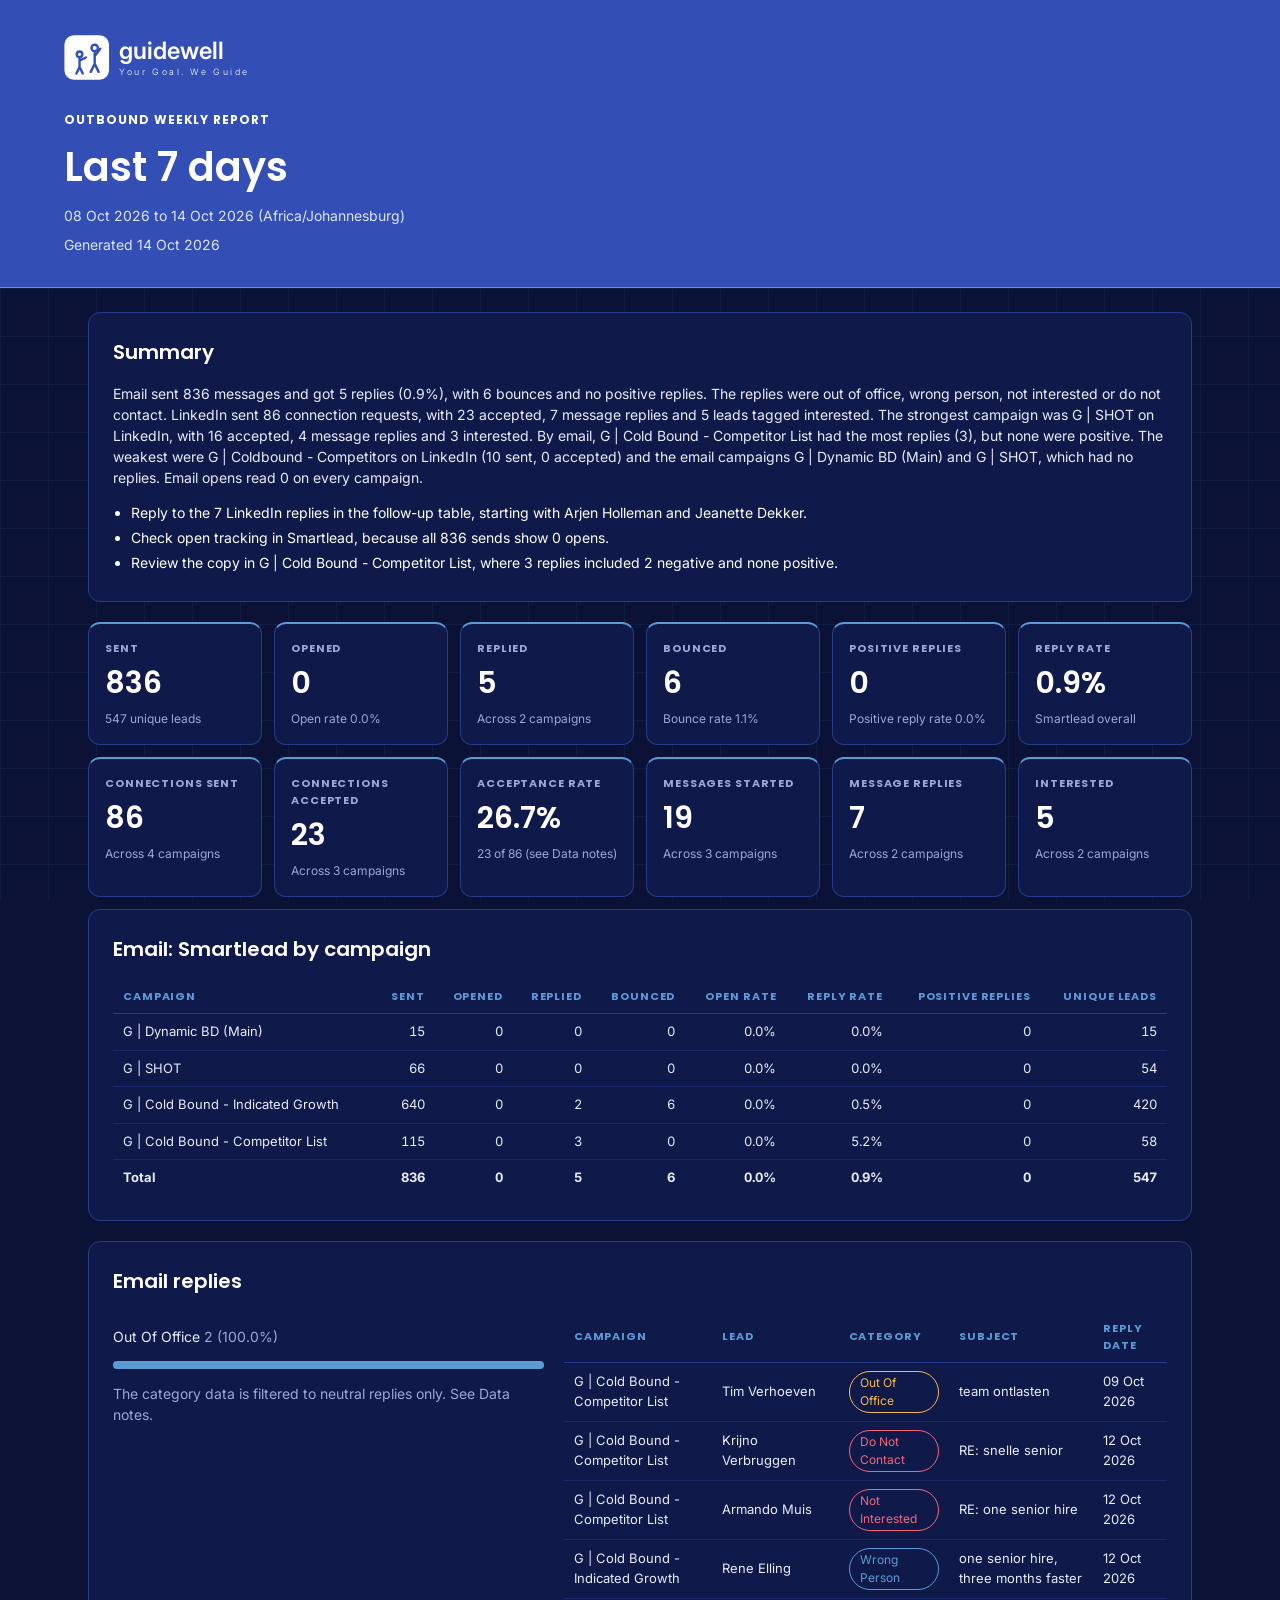
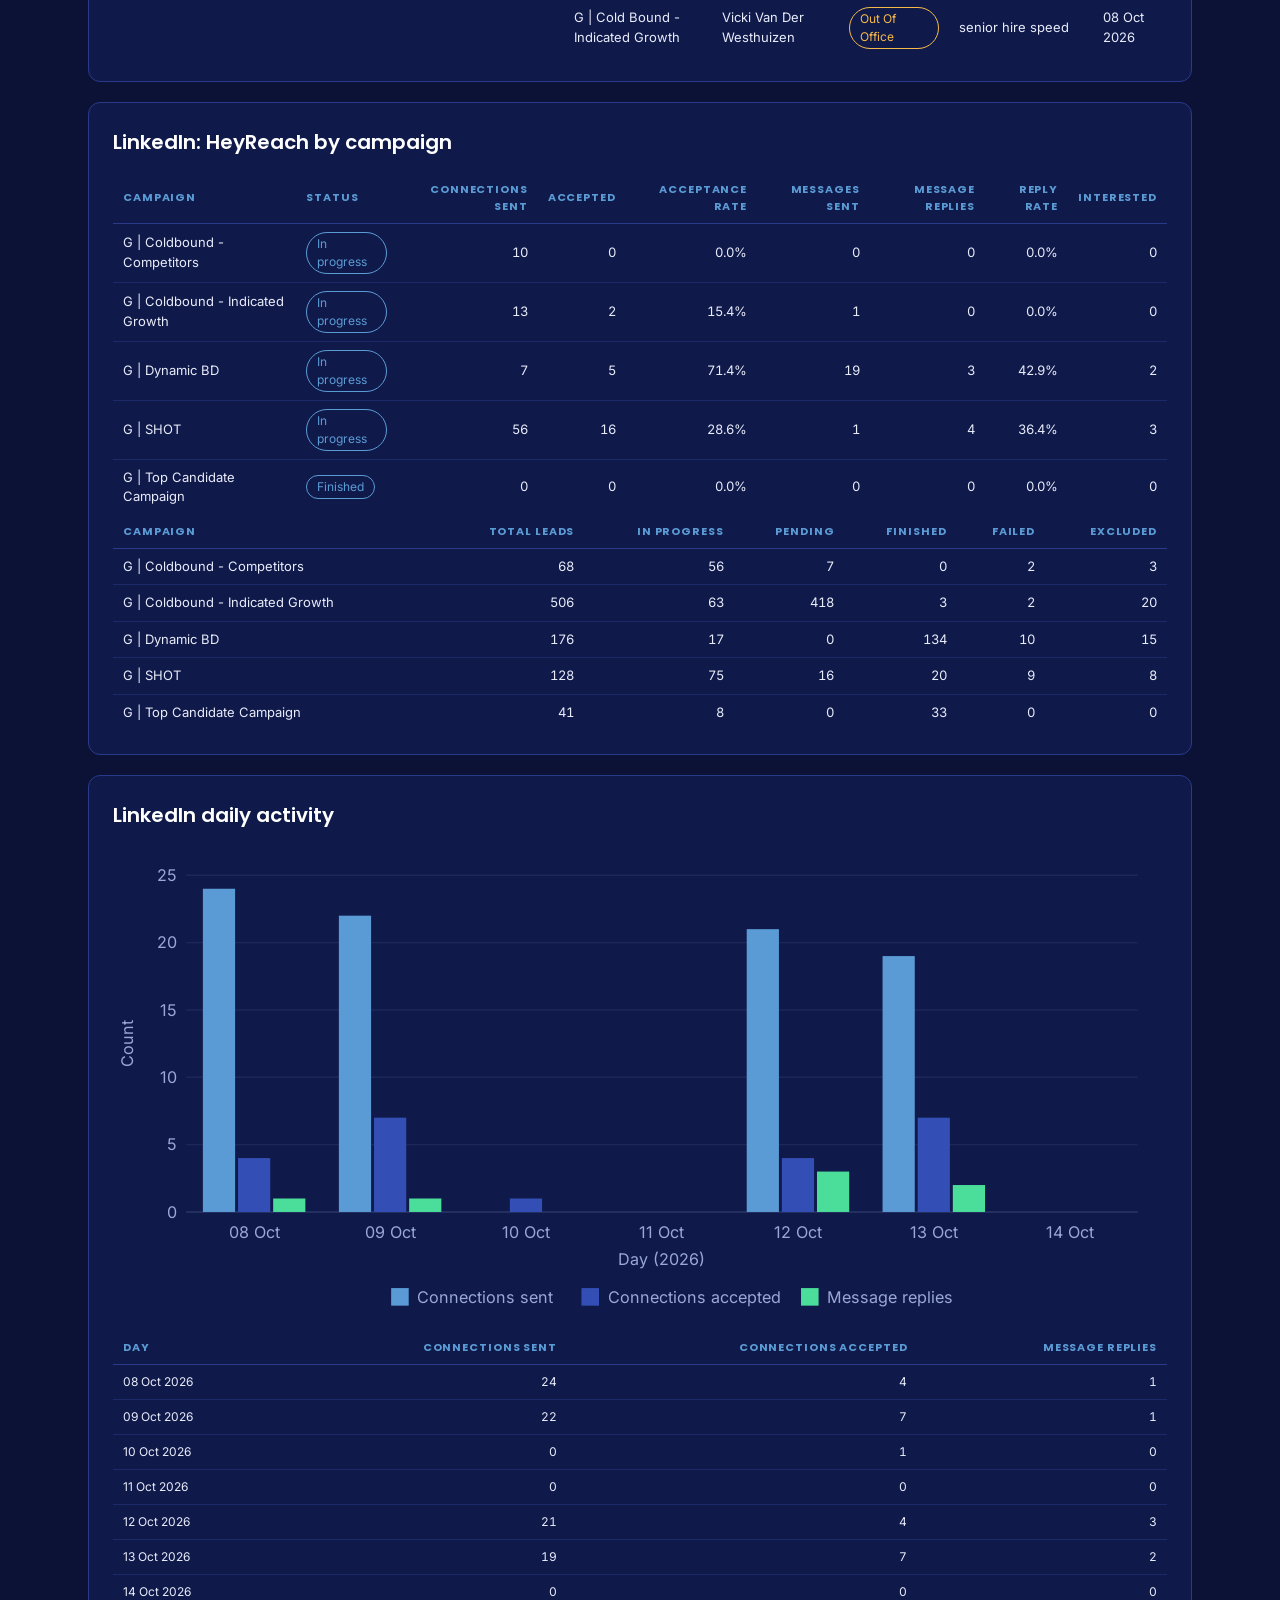
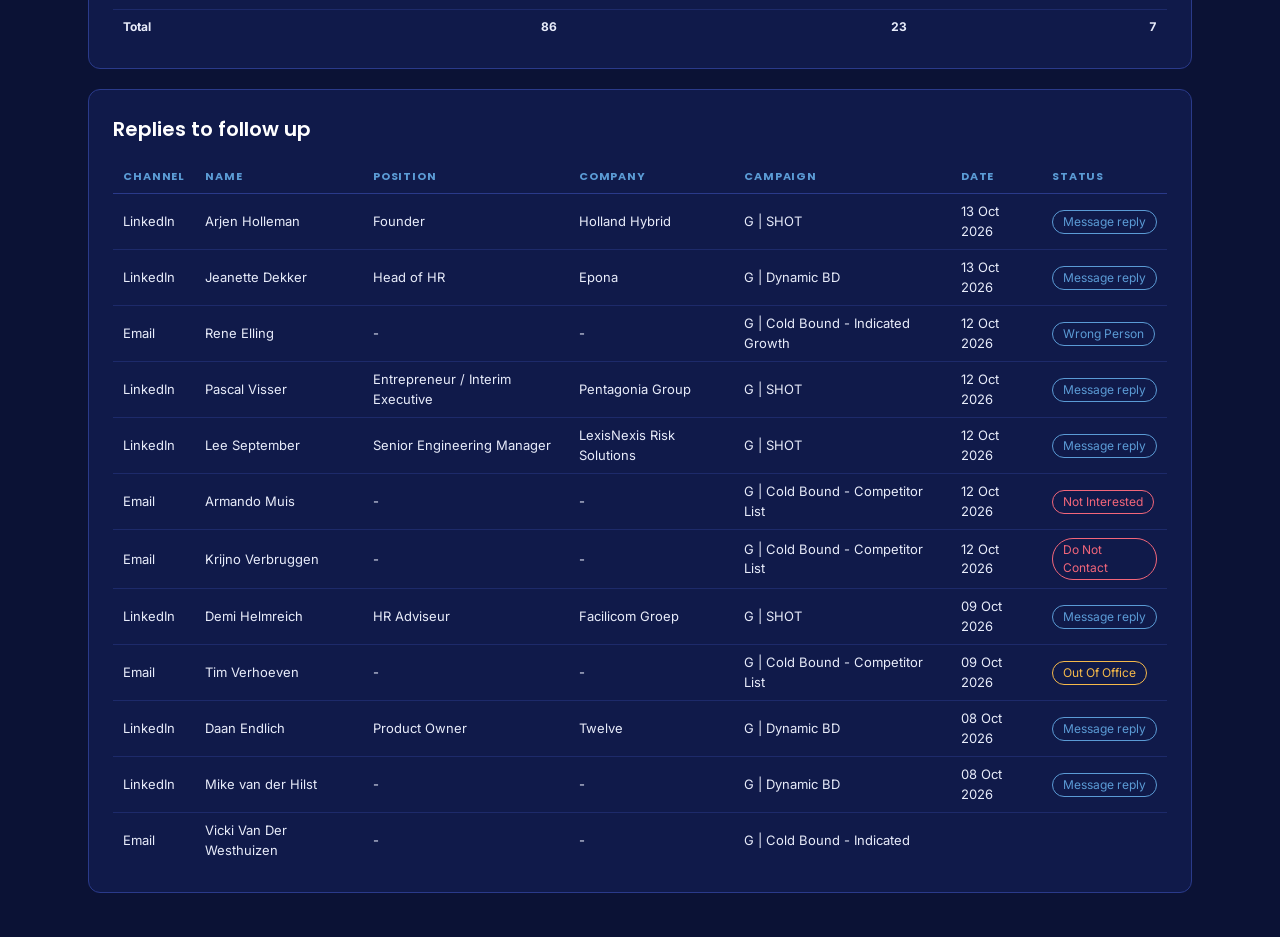
<file: reports/2026-10-14.html>
<!DOCTYPE html><html lang="en"><head><meta charset="utf-8"><meta name="viewport" content="width=device-width,initial-scale=1"><title>Guidewell Outbound Weekly Report</title><meta name="robots" content="noindex"><link href="https://fonts.googleapis.com/css2?family=Poppins:wght@300;600;700&family=Inter:wght@400;600&display=swap" rel="stylesheet"><style>
:root{--blue:#334FB5;--navy:#1B2A6B;--sky:#5B9BD5;--bg:#0B1235;--panel:#101A4A;--line:#2A3A8A;--text:#E8ECFA;--muted:#9AA8D6;--good:#4ADE9A;--warn:#F5B94A;--bad:#F2667A;--r:12px}
*{box-sizing:border-box}
body{margin:0;background:var(--bg);color:var(--text);font:14px/1.5 Inter,Arial,sans-serif;background-image:linear-gradient(rgba(91,155,213,.07) 1px,transparent 1px),linear-gradient(90deg,rgba(91,155,213,.07) 1px,transparent 1px);background-size:48px 48px;background-attachment:fixed}
h1,h2{font-family:Poppins,Arial,sans-serif;margin:0;color:#fff}
h1{font-size:40px;font-weight:600}
h2{font-size:20px;font-weight:600;margin-bottom:16px}
.band{background:var(--blue);padding:32px max(24px,calc(50% - 576px));border-bottom:1px solid var(--sky)}
.band .logo{display:block;margin-bottom:28px}
.band p{margin:8px 0 0;color:#DCE4FF}
.eyebrow{font:700 12px Poppins,Arial,sans-serif;letter-spacing:.08em;text-transform:uppercase;color:var(--sky);margin-bottom:8px}
.band .eyebrow{color:#fff}
.wrap{max-width:1152px;margin:0 auto;padding:24px}
.panel{background:var(--panel);border:1px solid var(--line);border-radius:var(--r);padding:24px;margin:0 0 20px}
.kpis{display:grid;grid-template-columns:repeat(auto-fit,minmax(150px,1fr));gap:12px;margin:0 0 12px}
.kpi{background:var(--panel);border:1px solid var(--line);border-top:2px solid var(--sky);border-radius:var(--r);padding:16px}
.kpi .l{font:700 11px Poppins,Arial,sans-serif;letter-spacing:.08em;text-transform:uppercase;color:var(--muted)}
.kpi .v{font:600 30px Poppins,Arial,sans-serif;color:#fff;margin:4px 0}
.kpi .s{font-size:12px;color:var(--muted)}
.grid2{display:grid;grid-template-columns:1fr 1.4fr;gap:20px}
table{width:100%;border-collapse:collapse;font-size:13px}
th{text-align:left;font:700 11px Poppins,Arial,sans-serif;letter-spacing:.08em;text-transform:uppercase;color:var(--sky);padding:8px 10px;border-bottom:1px solid var(--line)}
td{padding:8px 10px;border-bottom:1px solid rgba(42,58,138,.5)}
.num{text-align:right;font-variant-numeric:tabular-nums}
tr:last-child td{border-bottom:0}
.mini{margin-top:12px;font-size:12px}
.tag{display:inline-block;padding:2px 10px;border-radius:999px;border:1px solid var(--sky);color:var(--sky);font-size:12px}
.tag-good{border-color:var(--good);color:var(--good)}
.tag-warn{border-color:var(--warn);color:var(--warn)}
.tag-bad{border-color:var(--bad);color:var(--bad)}
.bar{background:rgba(91,155,213,.15);border-radius:6px;height:8px;margin:4px 0 12px}
.bar span{display:block;height:8px;border-radius:6px;background:var(--sky)}
.actions{margin:12px 0 0;padding-left:18px;color:#fff}
.actions li{margin:4px 0}
.empty,.muted{color:var(--muted)}
footer{max-width:1152px;margin:0 auto;padding:8px 24px 40px;color:var(--muted);font-size:12px}
svg text{font-family:Inter,Arial,sans-serif}
@media(max-width:760px){ .grid2{grid-template-columns:1fr} h1{font-size:30px} table{display:block;overflow-x:auto} }
</style></head><body><header class="band">
<svg class="logo" viewBox="0 0 260 64" width="208" height="51" role="img" aria-label="guidewell"><rect x="0" y="4" width="56" height="56" rx="12" fill="#FFFFFF"/><g fill="none" stroke="#334FB5" stroke-width="3" stroke-linecap="round" stroke-linejoin="round"><circle cx="38" cy="20" r="4"/><path d="M38 26v14M38 40l-5 10M38 40l5 10M38 30l7-9"/><circle cx="19" cy="28" r="3.5"/><path d="M19 33v11M19 44l-4 8M19 44l4 8M19 36l8-4"/></g><text x="68" y="34" fill="#FFFFFF" font-family="Poppins,Arial,sans-serif" font-weight="600" font-size="30">guidewell</text><text x="69" y="54" fill="#FFFFFF" font-family="Poppins,Arial,sans-serif" font-weight="300" font-size="11" letter-spacing="3.2">Your Goal. We Guide</text></svg>
<div class="eyebrow">Outbound weekly report</div>
<h1>Last 7 days</h1>
<p>08 Oct 2026 to 14 Oct 2026 (Africa/Johannesburg)</p>
<p>Generated 14 Oct 2026</p>
</header>
<div class="wrap">

<section class="panel" id="summary">
<h2>Summary</h2>
<p>Email sent 836 messages and got 5 replies (0.9%), with 6 bounces and no positive replies. The replies were out of office, wrong person, not interested or do not contact. LinkedIn sent 86 connection requests, with 23 accepted, 7 message replies and 5 leads tagged interested. The strongest campaign was G | SHOT on LinkedIn, with 16 accepted, 4 message replies and 3 interested. By email, G | Cold Bound - Competitor List had the most replies (3), but none were positive. The weakest were G | Coldbound - Competitors on LinkedIn (10 sent, 0 accepted) and the email campaigns G | Dynamic BD (Main) and G | SHOT, which had no replies. Email opens read 0 on every campaign.</p>
<ul class="actions">
<li>Reply to the 7 LinkedIn replies in the follow-up table, starting with Arjen Holleman and Jeanette Dekker.</li>
<li>Check open tracking in Smartlead, because all 836 sends show 0 opens.</li>
<li>Review the copy in G | Cold Bound - Competitor List, where 3 replies included 2 negative and none positive.</li>
</ul>
</section>

<section id="kpis">
<div class="kpis">
<div class="kpi"><div class="l">Sent</div><div class="v">836</div><div class="s">547 unique leads</div></div>
<div class="kpi"><div class="l">Opened</div><div class="v">0</div><div class="s">Open rate 0.0%</div></div>
<div class="kpi"><div class="l">Replied</div><div class="v">5</div><div class="s">Across 2 campaigns</div></div>
<div class="kpi"><div class="l">Bounced</div><div class="v">6</div><div class="s">Bounce rate 1.1%</div></div>
<div class="kpi"><div class="l">Positive replies</div><div class="v">0</div><div class="s">Positive reply rate 0.0%</div></div>
<div class="kpi"><div class="l">Reply rate</div><div class="v">0.9%</div><div class="s">Smartlead overall</div></div>
</div>
<div class="kpis">
<div class="kpi"><div class="l">Connections sent</div><div class="v">86</div><div class="s">Across 4 campaigns</div></div>
<div class="kpi"><div class="l">Connections accepted</div><div class="v">23</div><div class="s">Across 3 campaigns</div></div>
<div class="kpi"><div class="l">Acceptance rate</div><div class="v">26.7%</div><div class="s">23 of 86 (see Data notes)</div></div>
<div class="kpi"><div class="l">Messages started</div><div class="v">19</div><div class="s">Across 3 campaigns</div></div>
<div class="kpi"><div class="l">Message replies</div><div class="v">7</div><div class="s">Across 2 campaigns</div></div>
<div class="kpi"><div class="l">Interested</div><div class="v">5</div><div class="s">Across 2 campaigns</div></div>
</div>
</section>

<section class="panel" id="email">
<h2>Email: Smartlead by campaign</h2>
<table>
<thead>
<tr><th>Campaign</th><th class="num">Sent</th><th class="num">Opened</th><th class="num">Replied</th><th class="num">Bounced</th><th class="num">Open rate</th><th class="num">Reply rate</th><th class="num">Positive replies</th><th class="num">Unique leads</th></tr>
</thead>
<tbody>
<tr><td>G | Dynamic BD (Main)</td><td class="num">15</td><td class="num">0</td><td class="num">0</td><td class="num">0</td><td class="num">0.0%</td><td class="num">0.0%</td><td class="num">0</td><td class="num">15</td></tr>
<tr><td>G | SHOT</td><td class="num">66</td><td class="num">0</td><td class="num">0</td><td class="num">0</td><td class="num">0.0%</td><td class="num">0.0%</td><td class="num">0</td><td class="num">54</td></tr>
<tr><td>G | Cold Bound - Indicated Growth</td><td class="num">640</td><td class="num">0</td><td class="num">2</td><td class="num">6</td><td class="num">0.0%</td><td class="num">0.5%</td><td class="num">0</td><td class="num">420</td></tr>
<tr><td>G | Cold Bound - Competitor List</td><td class="num">115</td><td class="num">0</td><td class="num">3</td><td class="num">0</td><td class="num">0.0%</td><td class="num">5.2%</td><td class="num">0</td><td class="num">58</td></tr>
<tr><td><strong>Total</strong></td><td class="num"><strong>836</strong></td><td class="num"><strong>0</strong></td><td class="num"><strong>5</strong></td><td class="num"><strong>6</strong></td><td class="num"><strong>0.0%</strong></td><td class="num"><strong>0.9%</strong></td><td class="num"><strong>0</strong></td><td class="num"><strong>547</strong></td></tr>
</tbody>
</table>
</section>

<section class="panel" id="email-replies">
<h2>Email replies</h2>
<div class="grid2">
<div>
<p>Out Of Office <span class="muted">2 (100.0%)</span></p>
<div class="bar"><span style="width:100%"></span></div>
<p class="muted">The category data is filtered to neutral replies only. See Data notes.</p>
</div>
<div>
<table>
<thead>
<tr><th>Campaign</th><th>Lead</th><th>Category</th><th>Subject</th><th>Reply date</th></tr>
</thead>
<tbody>
<tr><td>G | Cold Bound - Competitor List</td><td>Tim Verhoeven</td><td><span class="tag tag-warn">Out Of Office</span></td><td>team ontlasten</td><td>09 Oct 2026</td></tr>
<tr><td>G | Cold Bound - Competitor List</td><td>Krijno Verbruggen</td><td><span class="tag tag-bad">Do Not Contact</span></td><td>RE: snelle senior</td><td>12 Oct 2026</td></tr>
<tr><td>G | Cold Bound - Competitor List</td><td>Armando Muis</td><td><span class="tag tag-bad">Not Interested</span></td><td>RE: one senior hire</td><td>12 Oct 2026</td></tr>
<tr><td>G | Cold Bound - Indicated Growth</td><td>Rene Elling</td><td><span class="tag">Wrong Person</span></td><td>one senior hire, three months faster</td><td>12 Oct 2026</td></tr>
<tr><td>G | Cold Bound - Indicated Growth</td><td>Vicki Van Der Westhuizen</td><td><span class="tag tag-warn">Out Of Office</span></td><td>senior hire speed</td><td>08 Oct 2026</td></tr>
</tbody>
</table>
</div>
</div>
</section>

<section class="panel" id="linkedin">
<h2>LinkedIn: HeyReach by campaign</h2>
<table>
<thead>
<tr><th>Campaign</th><th>Status</th><th class="num">Connections sent</th><th class="num">Accepted</th><th class="num">Acceptance rate</th><th class="num">Messages sent</th><th class="num">Message replies</th><th class="num">Reply rate</th><th class="num">Interested</th></tr>
</thead>
<tbody>
<tr><td>G | Coldbound - Competitors</td><td><span class="tag">In progress</span></td><td class="num">10</td><td class="num">0</td><td class="num">0.0%</td><td class="num">0</td><td class="num">0</td><td class="num">0.0%</td><td class="num">0</td></tr>
<tr><td>G | Coldbound - Indicated Growth</td><td><span class="tag">In progress</span></td><td class="num">13</td><td class="num">2</td><td class="num">15.4%</td><td class="num">1</td><td class="num">0</td><td class="num">0.0%</td><td class="num">0</td></tr>
<tr><td>G | Dynamic BD</td><td><span class="tag">In progress</span></td><td class="num">7</td><td class="num">5</td><td class="num">71.4%</td><td class="num">19</td><td class="num">3</td><td class="num">42.9%</td><td class="num">2</td></tr>
<tr><td>G | SHOT</td><td><span class="tag">In progress</span></td><td class="num">56</td><td class="num">16</td><td class="num">28.6%</td><td class="num">1</td><td class="num">4</td><td class="num">36.4%</td><td class="num">3</td></tr>
<tr><td>G | Top Candidate Campaign</td><td><span class="tag">Finished</span></td><td class="num">0</td><td class="num">0</td><td class="num">0.0%</td><td class="num">0</td><td class="num">0</td><td class="num">0.0%</td><td class="num">0</td></tr>
</tbody>
</table>
<table>
<thead>
<tr><th>Campaign</th><th class="num">Total leads</th><th class="num">In progress</th><th class="num">Pending</th><th class="num">Finished</th><th class="num">Failed</th><th class="num">Excluded</th></tr>
</thead>
<tbody>
<tr><td>G | Coldbound - Competitors</td><td class="num">68</td><td class="num">56</td><td class="num">7</td><td class="num">0</td><td class="num">2</td><td class="num">3</td></tr>
<tr><td>G | Coldbound - Indicated Growth</td><td class="num">506</td><td class="num">63</td><td class="num">418</td><td class="num">3</td><td class="num">2</td><td class="num">20</td></tr>
<tr><td>G | Dynamic BD</td><td class="num">176</td><td class="num">17</td><td class="num">0</td><td class="num">134</td><td class="num">10</td><td class="num">15</td></tr>
<tr><td>G | SHOT</td><td class="num">128</td><td class="num">75</td><td class="num">16</td><td class="num">20</td><td class="num">9</td><td class="num">8</td></tr>
<tr><td>G | Top Candidate Campaign</td><td class="num">41</td><td class="num">8</td><td class="num">0</td><td class="num">33</td><td class="num">0</td><td class="num">0</td></tr>
</tbody>
</table>
</section>

<section class="panel" id="daily">
<h2>LinkedIn daily activity</h2>
<svg viewBox="0 0 720 320" width="100%" role="img" aria-label="LinkedIn daily activity, grouped bars for connections sent, connections accepted and message replies, 08 to 14 Oct 2026">
<g stroke="#2A3568" stroke-width="1">
<line x1="50" y1="250" x2="700" y2="250"/>
<line x1="50" y1="204" x2="700" y2="204" stroke-opacity="0.5"/>
<line x1="50" y1="158" x2="700" y2="158" stroke-opacity="0.5"/>
<line x1="50" y1="112" x2="700" y2="112" stroke-opacity="0.5"/>
<line x1="50" y1="66" x2="700" y2="66" stroke-opacity="0.5"/>
<line x1="50" y1="20" x2="700" y2="20" stroke-opacity="0.5"/>
</g>
<g fill="#9AA8D6" font-family="Arial,sans-serif" font-size="11" text-anchor="end">
<text x="44" y="254">0</text>
<text x="44" y="208">5</text>
<text x="44" y="162">10</text>
<text x="44" y="116">15</text>
<text x="44" y="70">20</text>
<text x="44" y="24">25</text>
</g>
<text x="14" y="135" fill="#9AA8D6" font-family="Arial,sans-serif" font-size="11" text-anchor="middle" transform="rotate(-90 14 135)">Count</text>
<g>
<rect x="61.4" y="29.2" width="22" height="220.8" fill="#5B9BD5"/>
<rect x="85.4" y="213.2" width="22" height="36.8" fill="#334FB5"/>
<rect x="109.4" y="240.8" width="22" height="9.2" fill="#4ADE9A"/>
<rect x="154.3" y="47.6" width="22" height="202.4" fill="#5B9BD5"/>
<rect x="178.3" y="185.6" width="22" height="64.4" fill="#334FB5"/>
<rect x="202.3" y="240.8" width="22" height="9.2" fill="#4ADE9A"/>
<rect x="271.1" y="240.8" width="22" height="9.2" fill="#334FB5"/>
<rect x="432.9" y="56.8" width="22" height="193.2" fill="#5B9BD5"/>
<rect x="456.9" y="213.2" width="22" height="36.8" fill="#334FB5"/>
<rect x="480.9" y="222.4" width="22" height="27.6" fill="#4ADE9A"/>
<rect x="525.7" y="75.2" width="22" height="174.8" fill="#5B9BD5"/>
<rect x="549.7" y="185.6" width="22" height="64.4" fill="#334FB5"/>
<rect x="573.7" y="231.6" width="22" height="18.4" fill="#4ADE9A"/>
</g>
<g fill="#9AA8D6" font-family="Arial,sans-serif" font-size="11" text-anchor="middle">
<text x="96.4" y="268">08 Oct</text>
<text x="189.3" y="268">09 Oct</text>
<text x="282.1" y="268">10 Oct</text>
<text x="375" y="268">11 Oct</text>
<text x="467.9" y="268">12 Oct</text>
<text x="560.7" y="268">13 Oct</text>
<text x="653.6" y="268">14 Oct</text>
<text x="375" y="286">Day (2026)</text>
</g>
<g font-family="Arial,sans-serif" font-size="11">
<rect x="190" y="302" width="12" height="12" fill="#5B9BD5"/>
<text x="208" y="312" fill="#9AA8D6">Connections sent</text>
<rect x="320" y="302" width="12" height="12" fill="#334FB5"/>
<text x="338" y="312" fill="#9AA8D6">Connections accepted</text>
<rect x="470" y="302" width="12" height="12" fill="#4ADE9A"/>
<text x="488" y="312" fill="#9AA8D6">Message replies</text>
</g>
</svg>
<table class="mini">
<thead>
<tr><th>Day</th><th class="num">Connections sent</th><th class="num">Connections accepted</th><th class="num">Message replies</th></tr>
</thead>
<tbody>
<tr><td>08 Oct 2026</td><td class="num">24</td><td class="num">4</td><td class="num">1</td></tr>
<tr><td>09 Oct 2026</td><td class="num">22</td><td class="num">7</td><td class="num">1</td></tr>
<tr><td>10 Oct 2026</td><td class="num">0</td><td class="num">1</td><td class="num">0</td></tr>
<tr><td>11 Oct 2026</td><td class="num">0</td><td class="num">0</td><td class="num">0</td></tr>
<tr><td>12 Oct 2026</td><td class="num">21</td><td class="num">4</td><td class="num">3</td></tr>
<tr><td>13 Oct 2026</td><td class="num">19</td><td class="num">7</td><td class="num">2</td></tr>
<tr><td>14 Oct 2026</td><td class="num">0</td><td class="num">0</td><td class="num">0</td></tr>
<tr><td><strong>Total</strong></td><td class="num"><strong>86</strong></td><td class="num"><strong>23</strong></td><td class="num"><strong>7</strong></td></tr>
</tbody>
</table>
</section>

<section class="panel" id="followup">
<h2>Replies to follow up</h2>
<table>
<thead>
<tr><th>Channel</th><th>Name</th><th>Position</th><th>Company</th><th>Campaign</th><th>Date</th><th>Status</th></tr>
</thead>
<tbody>
<tr><td>LinkedIn</td><td>Arjen Holleman</td><td>Founder</td><td>Holland Hybrid</td><td>G | SHOT</td><td>13 Oct 2026</td><td><span class="tag">Message reply</span></td></tr>
<tr><td>LinkedIn</td><td>Jeanette Dekker</td><td>Head of HR</td><td>Epona</td><td>G | Dynamic BD</td><td>13 Oct 2026</td><td><span class="tag">Message reply</span></td></tr>
<tr><td>Email</td><td>Rene Elling</td><td>-</td><td>-</td><td>G | Cold Bound - Indicated Growth</td><td>12 Oct 2026</td><td><span class="tag">Wrong Person</span></td></tr>
<tr><td>LinkedIn</td><td>Pascal Visser</td><td>Entrepreneur / Interim Executive</td><td>Pentagonia Group</td><td>G | SHOT</td><td>12 Oct 2026</td><td><span class="tag">Message reply</span></td></tr>
<tr><td>LinkedIn</td><td>Lee September</td><td>Senior Engineering Manager</td><td>LexisNexis Risk Solutions</td><td>G | SHOT</td><td>12 Oct 2026</td><td><span class="tag">Message reply</span></td></tr>
<tr><td>Email</td><td>Armando Muis</td><td>-</td><td>-</td><td>G | Cold Bound - Competitor List</td><td>12 Oct 2026</td><td><span class="tag tag-bad">Not Interested</span></td></tr>
<tr><td>Email</td><td>Krijno Verbruggen</td><td>-</td><td>-</td><td>G | Cold Bound - Competitor List</td><td>12 Oct 2026</td><td><span class="tag tag-bad">Do Not Contact</span></td></tr>
<tr><td>LinkedIn</td><td>Demi Helmreich</td><td>HR Adviseur</td><td>Facilicom Groep</td><td>G | SHOT</td><td>09 Oct 2026</td><td><span class="tag">Message reply</span></td></tr>
<tr><td>Email</td><td>Tim Verhoeven</td><td>-</td><td>-</td><td>G | Cold Bound - Competitor List</td><td>09 Oct 2026</td><td><span class="tag tag-warn">Out Of Office</span></td></tr>
<tr><td>LinkedIn</td><td>Daan Endlich</td><td>Product Owner</td><td>Twelve</td><td>G | Dynamic BD</td><td>08 Oct 2026</td><td><span class="tag">Message reply</span></td></tr>
<tr><td>LinkedIn</td><td>Mike van der Hilst</td><td>-</td><td>-</td><td>G | Dynamic BD</td><td>08 Oct 2026</td><td><span class="tag">Message reply</span></td></tr>
<tr><td>Email</td><td>Vicki Van Der Westhuizen</td><td>-</td><td>-</td><td>G | Cold Bound - Indicated</body></html>
</file>
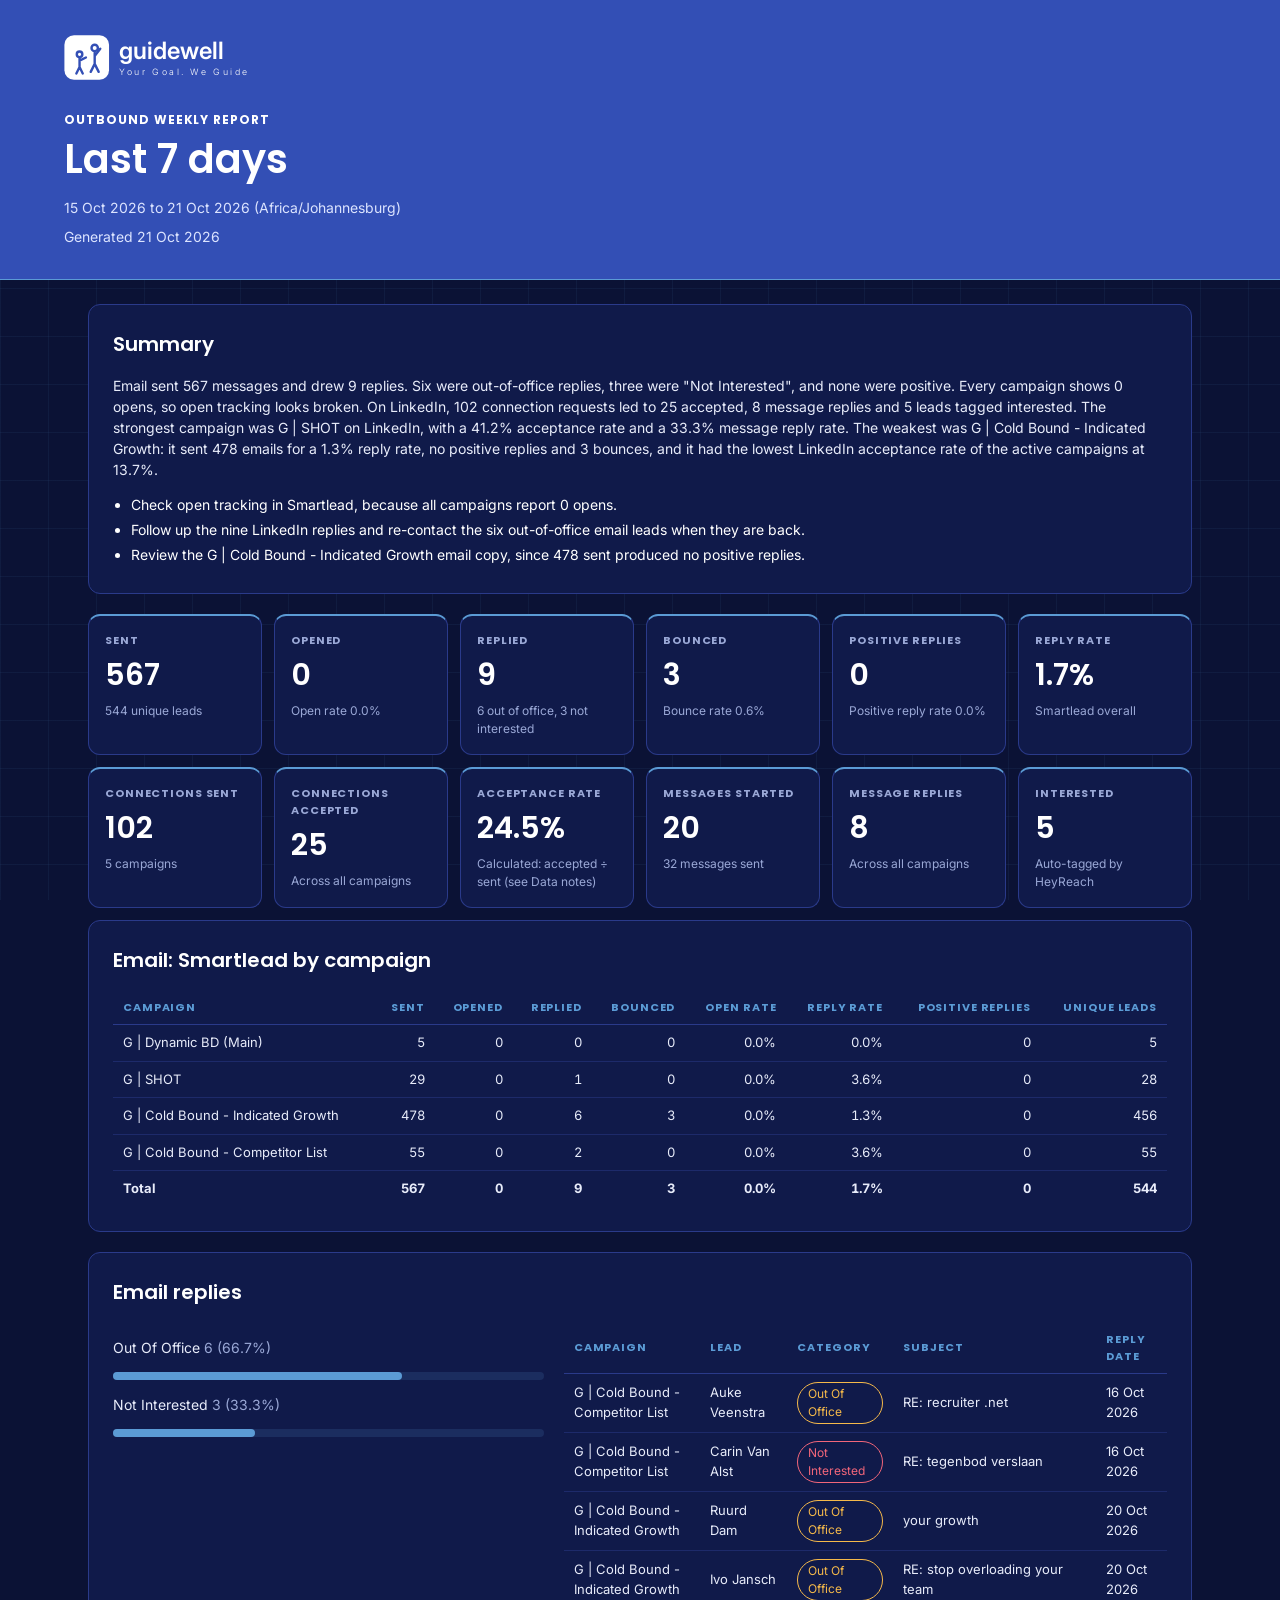
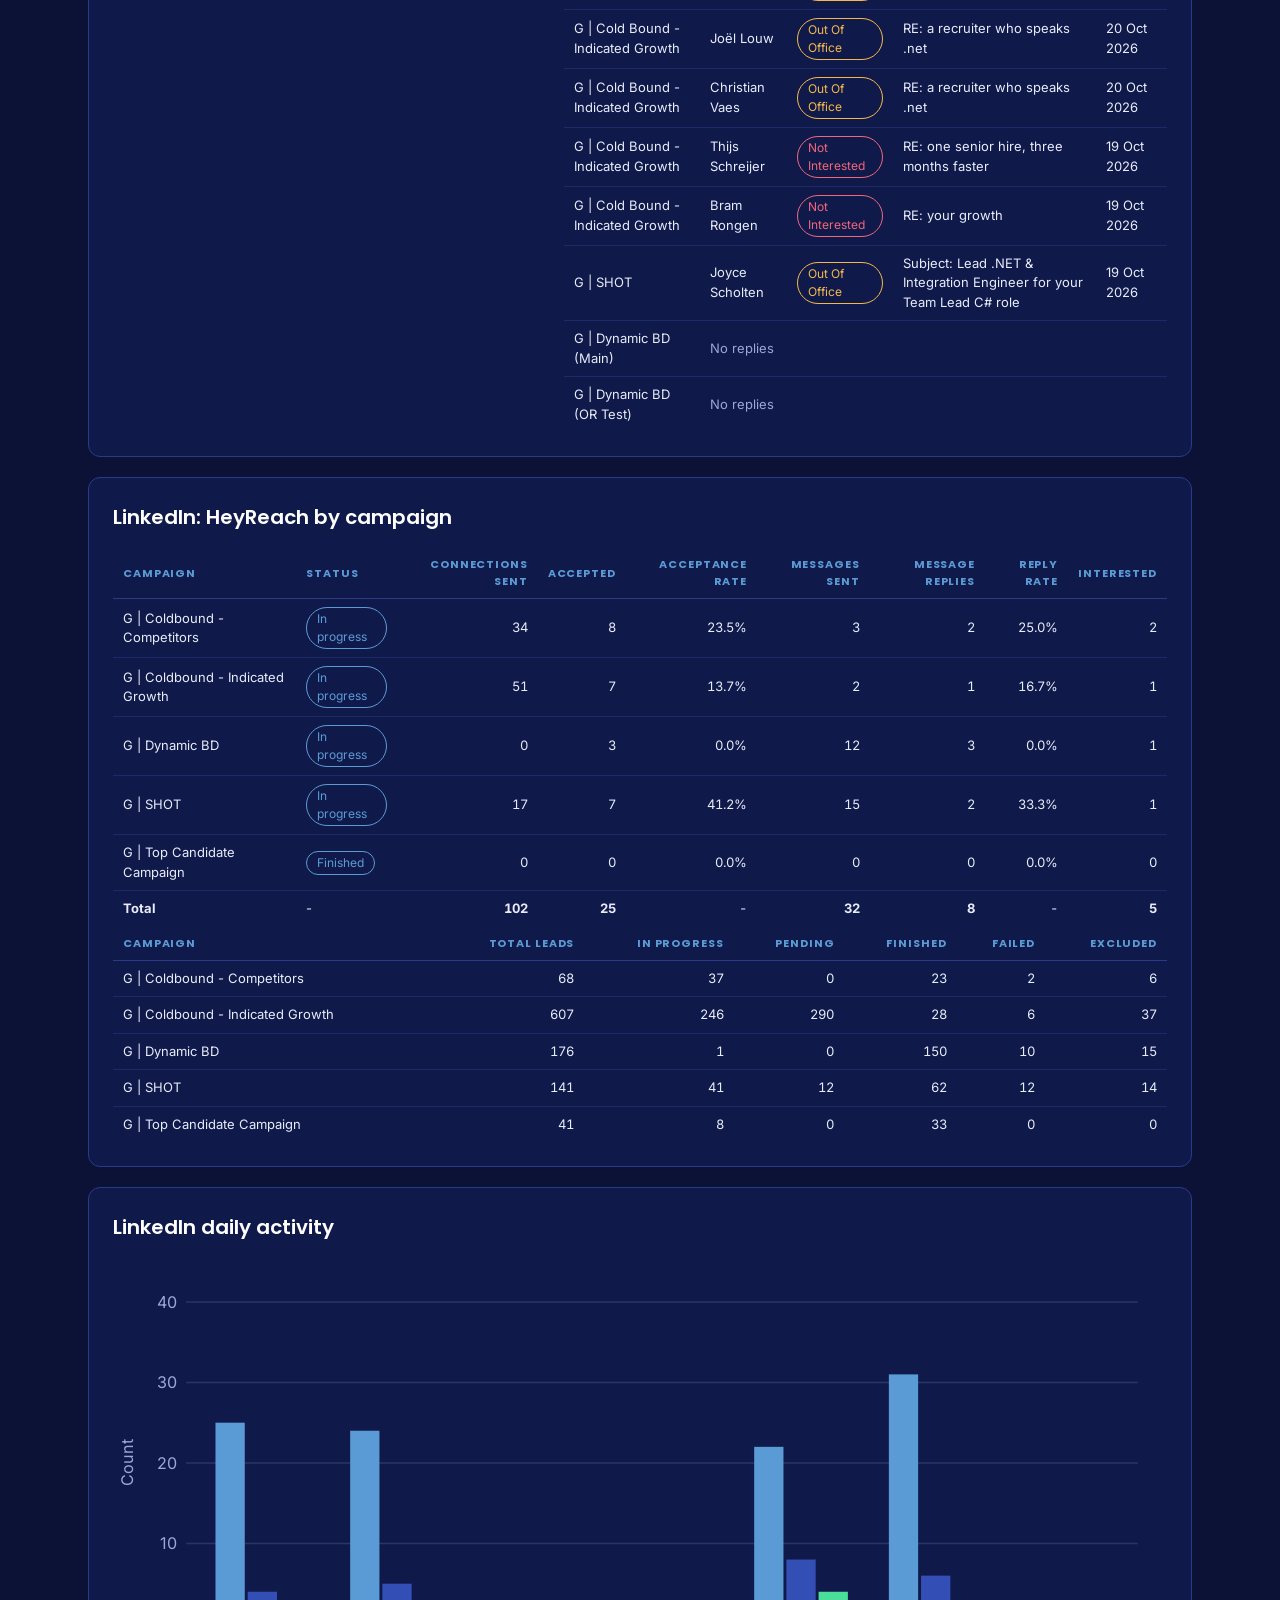
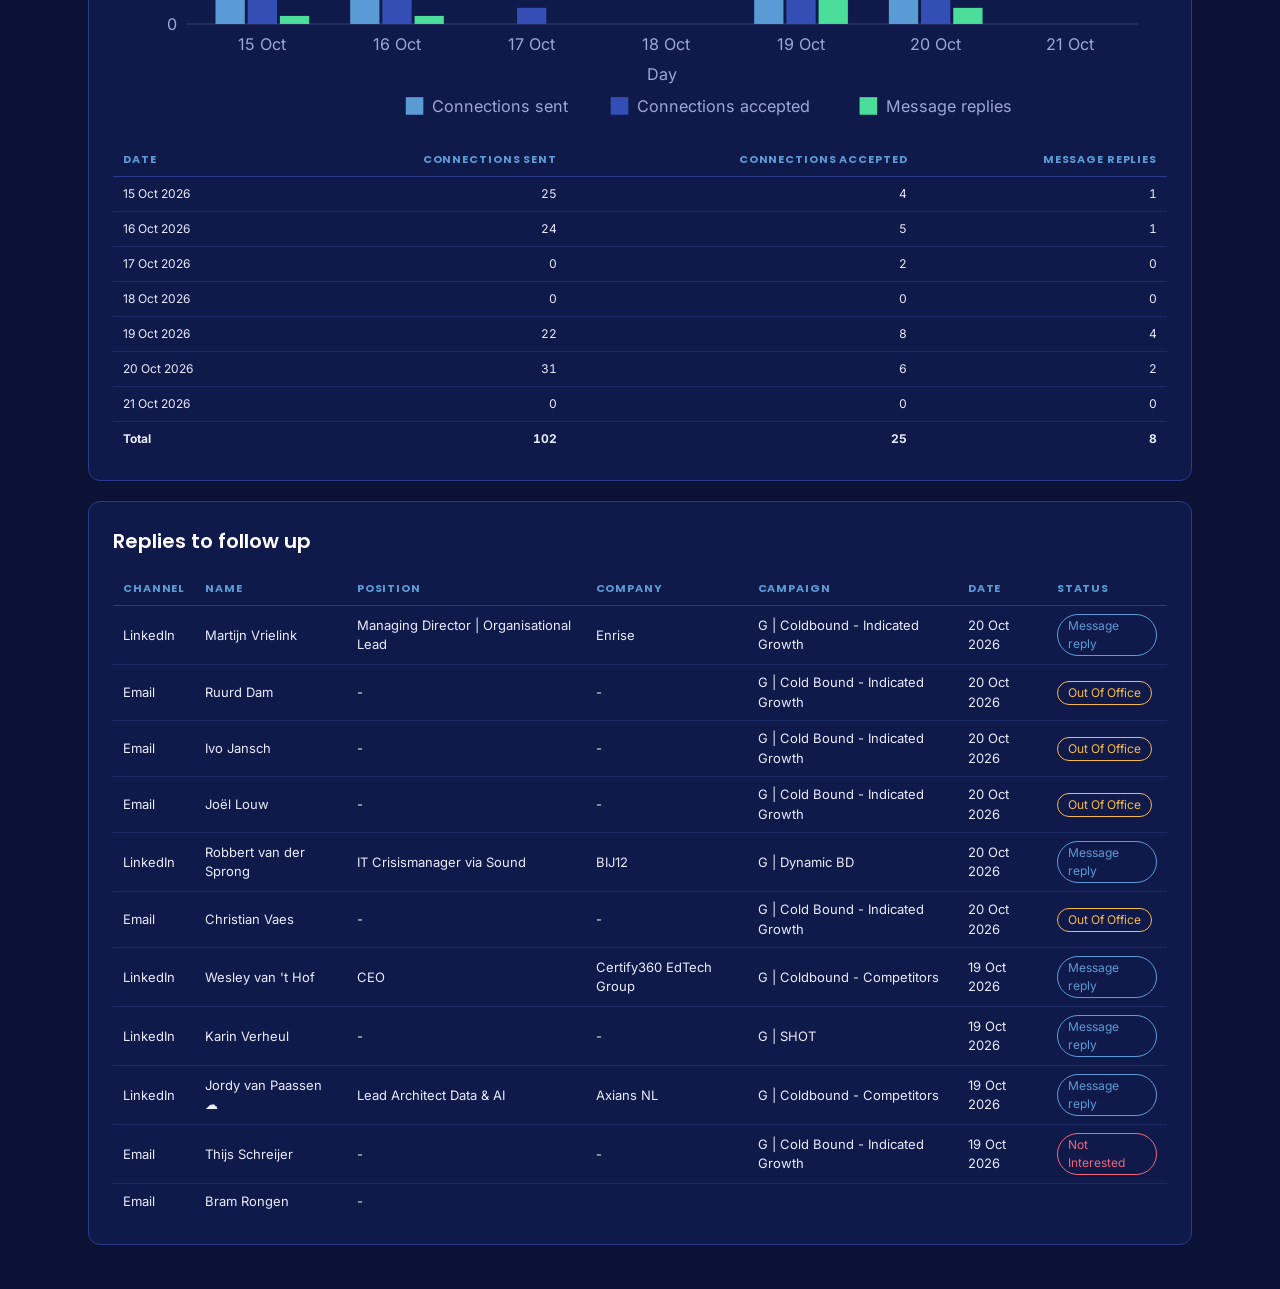
<file: reports/2026-10-21.html>
<!DOCTYPE html><html lang="en"><head><meta charset="utf-8"><meta name="viewport" content="width=device-width,initial-scale=1"><title>Guidewell Outbound Weekly Report</title><meta name="robots" content="noindex"><link href="https://fonts.googleapis.com/css2?family=Poppins:wght@300;600;700&family=Inter:wght@400;600&display=swap" rel="stylesheet"><style>
:root{--blue:#334FB5;--navy:#1B2A6B;--sky:#5B9BD5;--bg:#0B1235;--panel:#101A4A;--line:#2A3A8A;--text:#E8ECFA;--muted:#9AA8D6;--good:#4ADE9A;--warn:#F5B94A;--bad:#F2667A;--r:12px}
*{box-sizing:border-box}
body{margin:0;background:var(--bg);color:var(--text);font:14px/1.5 Inter,Arial,sans-serif;background-image:linear-gradient(rgba(91,155,213,.07) 1px,transparent 1px),linear-gradient(90deg,rgba(91,155,213,.07) 1px,transparent 1px);background-size:48px 48px;background-attachment:fixed}
h1,h2{font-family:Poppins,Arial,sans-serif;margin:0;color:#fff}
h1{font-size:40px;font-weight:600}
h2{font-size:20px;font-weight:600;margin-bottom:16px}
.band{background:var(--blue);padding:32px max(24px,calc(50% - 576px));border-bottom:1px solid var(--sky)}
.band .logo{display:block;margin-bottom:28px}
.band p{margin:8px 0 0;color:#DCE4FF}
.eyebrow{font:700 12px Poppins,Arial,sans-serif;letter-spacing:.08em;text-transform:uppercase;color:var(--sky);margin-bottom:8px}
.band .eyebrow{color:#fff}
.wrap{max-width:1152px;margin:0 auto;padding:24px}
.panel{background:var(--panel);border:1px solid var(--line);border-radius:var(--r);padding:24px;margin:0 0 20px}
.kpis{display:grid;grid-template-columns:repeat(auto-fit,minmax(150px,1fr));gap:12px;margin:0 0 12px}
.kpi{background:var(--panel);border:1px solid var(--line);border-top:2px solid var(--sky);border-radius:var(--r);padding:16px}
.kpi .l{font:700 11px Poppins,Arial,sans-serif;letter-spacing:.08em;text-transform:uppercase;color:var(--muted)}
.kpi .v{font:600 30px Poppins,Arial,sans-serif;color:#fff;margin:4px 0}
.kpi .s{font-size:12px;color:var(--muted)}
.grid2{display:grid;grid-template-columns:1fr 1.4fr;gap:20px}
table{width:100%;border-collapse:collapse;font-size:13px}
th{text-align:left;font:700 11px Poppins,Arial,sans-serif;letter-spacing:.08em;text-transform:uppercase;color:var(--sky);padding:8px 10px;border-bottom:1px solid var(--line)}
td{padding:8px 10px;border-bottom:1px solid rgba(42,58,138,.5)}
.num{text-align:right;font-variant-numeric:tabular-nums}
tr:last-child td{border-bottom:0}
.mini{margin-top:12px;font-size:12px}
.tag{display:inline-block;padding:2px 10px;border-radius:999px;border:1px solid var(--sky);color:var(--sky);font-size:12px}
.tag-good{border-color:var(--good);color:var(--good)}
.tag-warn{border-color:var(--warn);color:var(--warn)}
.tag-bad{border-color:var(--bad);color:var(--bad)}
.bar{background:rgba(91,155,213,.15);border-radius:6px;height:8px;margin:4px 0 12px}
.bar span{display:block;height:8px;border-radius:6px;background:var(--sky)}
.actions{margin:12px 0 0;padding-left:18px;color:#fff}
.actions li{margin:4px 0}
.empty,.muted{color:var(--muted)}
footer{max-width:1152px;margin:0 auto;padding:8px 24px 40px;color:var(--muted);font-size:12px}
svg text{font-family:Inter,Arial,sans-serif}
@media(max-width:760px){ .grid2{grid-template-columns:1fr} h1{font-size:30px} table{display:block;overflow-x:auto} }
</style></head><body><header class="band">
<svg class="logo" viewBox="0 0 260 64" width="208" height="51" role="img" aria-label="guidewell"><rect x="0" y="4" width="56" height="56" rx="12" fill="#FFFFFF"/><g fill="none" stroke="#334FB5" stroke-width="3" stroke-linecap="round" stroke-linejoin="round"><circle cx="38" cy="20" r="4"/><path d="M38 26v14M38 40l-5 10M38 40l5 10M38 30l7-9"/><circle cx="19" cy="28" r="3.5"/><path d="M19 33v11M19 44l-4 8M19 44l4 8M19 36l8-4"/></g><text x="68" y="34" fill="#FFFFFF" font-family="Poppins,Arial,sans-serif" font-weight="600" font-size="30">guidewell</text><text x="69" y="54" fill="#FFFFFF" font-family="Poppins,Arial,sans-serif" font-weight="300" font-size="11" letter-spacing="3.2">Your Goal. We Guide</text></svg>
<p class="eyebrow">Outbound weekly report</p>
<h1>Last 7 days</h1>
<p>15 Oct 2026 to 21 Oct 2026 (Africa/Johannesburg)</p>
<p>Generated 21 Oct 2026</p>
</header>
<div class="wrap">

<section class="panel" id="summary">
<h2>Summary</h2>
<p>Email sent 567 messages and drew 9 replies. Six were out-of-office replies, three were "Not Interested", and none were positive. Every campaign shows 0 opens, so open tracking looks broken. On LinkedIn, 102 connection requests led to 25 accepted, 8 message replies and 5 leads tagged interested. The strongest campaign was G | SHOT on LinkedIn, with a 41.2% acceptance rate and a 33.3% message reply rate. The weakest was G | Cold Bound - Indicated Growth: it sent 478 emails for a 1.3% reply rate, no positive replies and 3 bounces, and it had the lowest LinkedIn acceptance rate of the active campaigns at 13.7%.</p>
<ul class="actions">
<li>Check open tracking in Smartlead, because all campaigns report 0 opens.</li>
<li>Follow up the nine LinkedIn replies and re-contact the six out-of-office email leads when they are back.</li>
<li>Review the G | Cold Bound - Indicated Growth email copy, since 478 sent produced no positive replies.</li>
</ul>
</section>

<section id="kpis">
<div class="kpis">
<div class="kpi"><div class="l">Sent</div><div class="v">567</div><div class="s">544 unique leads</div></div>
<div class="kpi"><div class="l">Opened</div><div class="v">0</div><div class="s">Open rate 0.0%</div></div>
<div class="kpi"><div class="l">Replied</div><div class="v">9</div><div class="s">6 out of office, 3 not interested</div></div>
<div class="kpi"><div class="l">Bounced</div><div class="v">3</div><div class="s">Bounce rate 0.6%</div></div>
<div class="kpi"><div class="l">Positive replies</div><div class="v">0</div><div class="s">Positive reply rate 0.0%</div></div>
<div class="kpi"><div class="l">Reply rate</div><div class="v">1.7%</div><div class="s">Smartlead overall</div></div>
</div>
<div class="kpis">
<div class="kpi"><div class="l">Connections sent</div><div class="v">102</div><div class="s">5 campaigns</div></div>
<div class="kpi"><div class="l">Connections accepted</div><div class="v">25</div><div class="s">Across all campaigns</div></div>
<div class="kpi"><div class="l">Acceptance rate</div><div class="v">24.5%</div><div class="s">Calculated: accepted ÷ sent (see Data notes)</div></div>
<div class="kpi"><div class="l">Messages started</div><div class="v">20</div><div class="s">32 messages sent</div></div>
<div class="kpi"><div class="l">Message replies</div><div class="v">8</div><div class="s">Across all campaigns</div></div>
<div class="kpi"><div class="l">Interested</div><div class="v">5</div><div class="s">Auto-tagged by HeyReach</div></div>
</div>
</section>

<section class="panel" id="email">
<h2>Email: Smartlead by campaign</h2>
<table>
<thead>
<tr><th>Campaign</th><th class="num">Sent</th><th class="num">Opened</th><th class="num">Replied</th><th class="num">Bounced</th><th class="num">Open rate</th><th class="num">Reply rate</th><th class="num">Positive replies</th><th class="num">Unique leads</th></tr>
</thead>
<tbody>
<tr><td>G | Dynamic BD (Main)</td><td class="num">5</td><td class="num">0</td><td class="num">0</td><td class="num">0</td><td class="num">0.0%</td><td class="num">0.0%</td><td class="num">0</td><td class="num">5</td></tr>
<tr><td>G | SHOT</td><td class="num">29</td><td class="num">0</td><td class="num">1</td><td class="num">0</td><td class="num">0.0%</td><td class="num">3.6%</td><td class="num">0</td><td class="num">28</td></tr>
<tr><td>G | Cold Bound - Indicated Growth</td><td class="num">478</td><td class="num">0</td><td class="num">6</td><td class="num">3</td><td class="num">0.0%</td><td class="num">1.3%</td><td class="num">0</td><td class="num">456</td></tr>
<tr><td>G | Cold Bound - Competitor List</td><td class="num">55</td><td class="num">0</td><td class="num">2</td><td class="num">0</td><td class="num">0.0%</td><td class="num">3.6%</td><td class="num">0</td><td class="num">55</td></tr>
<tr><td><strong>Total</strong></td><td class="num"><strong>567</strong></td><td class="num"><strong>0</strong></td><td class="num"><strong>9</strong></td><td class="num"><strong>3</strong></td><td class="num"><strong>0.0%</strong></td><td class="num"><strong>1.7%</strong></td><td class="num"><strong>0</strong></td><td class="num"><strong>544</strong></td></tr>
</tbody>
</table>
</section>

<section class="panel" id="email-replies">
<h2>Email replies</h2>
<div class="grid2">
<div>
<div>
<p>Out Of Office <span class="muted">6 (66.7%)</span></p>
<div class="bar"><span style="width:67%"></span></div>
</div>
<div>
<p>Not Interested <span class="muted">3 (33.3%)</span></p>
<div class="bar"><span style="width:33%"></span></div>
</div>
</div>
<div>
<table>
<thead>
<tr><th>Campaign</th><th>Lead</th><th>Category</th><th>Subject</th><th>Reply date</th></tr>
</thead>
<tbody>
<tr><td>G | Cold Bound - Competitor List</td><td>Auke Veenstra</td><td><span class="tag tag-warn">Out Of Office</span></td><td>RE: recruiter .net</td><td>16 Oct 2026</td></tr>
<tr><td>G | Cold Bound - Competitor List</td><td>Carin Van Alst</td><td><span class="tag tag-bad">Not Interested</span></td><td>RE: tegenbod verslaan</td><td>16 Oct 2026</td></tr>
<tr><td>G | Cold Bound - Indicated Growth</td><td>Ruurd Dam</td><td><span class="tag tag-warn">Out Of Office</span></td><td>your growth</td><td>20 Oct 2026</td></tr>
<tr><td>G | Cold Bound - Indicated Growth</td><td>Ivo Jansch</td><td><span class="tag tag-warn">Out Of Office</span></td><td>RE: stop overloading your team</td><td>20 Oct 2026</td></tr>
<tr><td>G | Cold Bound - Indicated Growth</td><td>Joël Louw</td><td><span class="tag tag-warn">Out Of Office</span></td><td>RE: a recruiter who speaks .net</td><td>20 Oct 2026</td></tr>
<tr><td>G | Cold Bound - Indicated Growth</td><td>Christian Vaes</td><td><span class="tag tag-warn">Out Of Office</span></td><td>RE: a recruiter who speaks .net</td><td>20 Oct 2026</td></tr>
<tr><td>G | Cold Bound - Indicated Growth</td><td>Thijs Schreijer</td><td><span class="tag tag-bad">Not Interested</span></td><td>RE: one senior hire, three months faster</td><td>19 Oct 2026</td></tr>
<tr><td>G | Cold Bound - Indicated Growth</td><td>Bram Rongen</td><td><span class="tag tag-bad">Not Interested</span></td><td>RE: your growth</td><td>19 Oct 2026</td></tr>
<tr><td>G | SHOT</td><td>Joyce Scholten</td><td><span class="tag tag-warn">Out Of Office</span></td><td>Subject: Lead .NET &amp; Integration Engineer for your Team Lead C# role</td><td>19 Oct 2026</td></tr>
<tr><td>G | Dynamic BD (Main)</td><td colspan="4" class="muted">No replies</td></tr>
<tr><td>G | Dynamic BD (OR Test)</td><td colspan="4" class="muted">No replies</td></tr>
</tbody>
</table>
</div>
</div>
</section>

<section class="panel" id="linkedin">
<h2>LinkedIn: HeyReach by campaign</h2>
<table>
<thead>
<tr><th>Campaign</th><th>Status</th><th class="num">Connections sent</th><th class="num">Accepted</th><th class="num">Acceptance rate</th><th class="num">Messages sent</th><th class="num">Message replies</th><th class="num">Reply rate</th><th class="num">Interested</th></tr>
</thead>
<tbody>
<tr><td>G | Coldbound - Competitors</td><td><span class="tag">In progress</span></td><td class="num">34</td><td class="num">8</td><td class="num">23.5%</td><td class="num">3</td><td class="num">2</td><td class="num">25.0%</td><td class="num">2</td></tr>
<tr><td>G | Coldbound - Indicated Growth</td><td><span class="tag">In progress</span></td><td class="num">51</td><td class="num">7</td><td class="num">13.7%</td><td class="num">2</td><td class="num">1</td><td class="num">16.7%</td><td class="num">1</td></tr>
<tr><td>G | Dynamic BD</td><td><span class="tag">In progress</span></td><td class="num">0</td><td class="num">3</td><td class="num">0.0%</td><td class="num">12</td><td class="num">3</td><td class="num">0.0%</td><td class="num">1</td></tr>
<tr><td>G | SHOT</td><td><span class="tag">In progress</span></td><td class="num">17</td><td class="num">7</td><td class="num">41.2%</td><td class="num">15</td><td class="num">2</td><td class="num">33.3%</td><td class="num">1</td></tr>
<tr><td>G | Top Candidate Campaign</td><td><span class="tag">Finished</span></td><td class="num">0</td><td class="num">0</td><td class="num">0.0%</td><td class="num">0</td><td class="num">0</td><td class="num">0.0%</td><td class="num">0</td></tr>
<tr><td><strong>Total</strong></td><td>-</td><td class="num"><strong>102</strong></td><td class="num"><strong>25</strong></td><td class="num">-</td><td class="num"><strong>32</strong></td><td class="num"><strong>8</strong></td><td class="num">-</td><td class="num"><strong>5</strong></td></tr>
</tbody>
</table>
<table>
<thead>
<tr><th>Campaign</th><th class="num">Total leads</th><th class="num">In progress</th><th class="num">Pending</th><th class="num">Finished</th><th class="num">Failed</th><th class="num">Excluded</th></tr>
</thead>
<tbody>
<tr><td>G | Coldbound - Competitors</td><td class="num">68</td><td class="num">37</td><td class="num">0</td><td class="num">23</td><td class="num">2</td><td class="num">6</td></tr>
<tr><td>G | Coldbound - Indicated Growth</td><td class="num">607</td><td class="num">246</td><td class="num">290</td><td class="num">28</td><td class="num">6</td><td class="num">37</td></tr>
<tr><td>G | Dynamic BD</td><td class="num">176</td><td class="num">1</td><td class="num">0</td><td class="num">150</td><td class="num">10</td><td class="num">15</td></tr>
<tr><td>G | SHOT</td><td class="num">141</td><td class="num">41</td><td class="num">12</td><td class="num">62</td><td class="num">12</td><td class="num">14</td></tr>
<tr><td>G | Top Candidate Campaign</td><td class="num">41</td><td class="num">8</td><td class="num">0</td><td class="num">33</td><td class="num">0</td><td class="num">0</td></tr>
</tbody>
</table>
</section>

<section class="panel" id="daily">
<h2>LinkedIn daily activity</h2>
<svg viewBox="0 0 720 320" width="100%" role="img" aria-label="LinkedIn daily activity: connections sent, connections accepted and message replies per day">
<g stroke="#2A3566" stroke-width="1">
<line x1="50" y1="250" x2="700" y2="250"/>
<line x1="50" y1="195" x2="700" y2="195"/>
<line x1="50" y1="140" x2="700" y2="140"/>
<line x1="50" y1="85" x2="700" y2="85"/>
<line x1="50" y1="30" x2="700" y2="30"/>
</g>
<g fill="#9AA8D6" font-size="11" font-family="Arial,sans-serif" text-anchor="end">
<text x="44" y="254">0</text>
<text x="44" y="199">10</text>
<text x="44" y="144">20</text>
<text x="44" y="89">30</text>
<text x="44" y="34">40</text>
</g>
<text x="14" y="140" fill="#9AA8D6" font-size="11" font-family="Arial,sans-serif" text-anchor="middle" transform="rotate(-90 14 140)">Count</text>
<g fill="#5B9BD5">
<rect x="70" y="112.5" width="20" height="137.5"/>
<rect x="162" y="118" width="20" height="132"/>
<rect x="438" y="129" width="20" height="121"/>
<rect x="530" y="79.5" width="20" height="170.5"/>
</g>
<g fill="#334FB5">
<rect x="92" y="228" width="20" height="22"/>
<rect x="184" y="222.5" width="20" height="27.5"/>
<rect x="276" y="239" width="20" height="11"/>
<rect x="460" y="206" width="20" height="44"/>
<rect x="552" y="217" width="20" height="33"/>
</g>
<g fill="#4ADE9A">
<rect x="114" y="244.5" width="20" height="5.5"/>
<rect x="206" y="244.5" width="20" height="5.5"/>
<rect x="482" y="228" width="20" height="22"/>
<rect x="574" y="239" width="20" height="11"/>
</g>
<g fill="#9AA8D6" font-size="11" font-family="Arial,sans-serif" text-anchor="middle">
<text x="102" y="268">15 Oct</text>
<text x="194" y="268">16 Oct</text>
<text x="286" y="268">17 Oct</text>
<text x="378" y="268">18 Oct</text>
<text x="470" y="268">19 Oct</text>
<text x="562" y="268">20 Oct</text>
<text x="654" y="268">21 Oct</text>
<text x="375" y="288">Day</text>
</g>
<rect x="200" y="300" width="12" height="12" fill="#5B9BD5"/>
<text x="218" y="310" fill="#9AA8D6" font-size="11" font-family="Arial,sans-serif">Connections sent</text>
<rect x="340" y="300" width="12" height="12" fill="#334FB5"/>
<text x="358" y="310" fill="#9AA8D6" font-size="11" font-family="Arial,sans-serif">Connections accepted</text>
<rect x="510" y="300" width="12" height="12" fill="#4ADE9A"/>
<text x="528" y="310" fill="#9AA8D6" font-size="11" font-family="Arial,sans-serif">Message replies</text>
</svg>
<table class="mini">
<thead>
<tr><th>Date</th><th class="num">Connections sent</th><th class="num">Connections accepted</th><th class="num">Message replies</th></tr>
</thead>
<tbody>
<tr><td>15 Oct 2026</td><td class="num">25</td><td class="num">4</td><td class="num">1</td></tr>
<tr><td>16 Oct 2026</td><td class="num">24</td><td class="num">5</td><td class="num">1</td></tr>
<tr><td>17 Oct 2026</td><td class="num">0</td><td class="num">2</td><td class="num">0</td></tr>
<tr><td>18 Oct 2026</td><td class="num">0</td><td class="num">0</td><td class="num">0</td></tr>
<tr><td>19 Oct 2026</td><td class="num">22</td><td class="num">8</td><td class="num">4</td></tr>
<tr><td>20 Oct 2026</td><td class="num">31</td><td class="num">6</td><td class="num">2</td></tr>
<tr><td>21 Oct 2026</td><td class="num">0</td><td class="num">0</td><td class="num">0</td></tr>
<tr><td><strong>Total</strong></td><td class="num"><strong>102</strong></td><td class="num"><strong>25</strong></td><td class="num"><strong>8</strong></td></tr>
</tbody>
</table>
</section>

<section class="panel" id="followup">
<h2>Replies to follow up</h2>
<table>
<thead>
<tr><th>Channel</th><th>Name</th><th>Position</th><th>Company</th><th>Campaign</th><th>Date</th><th>Status</th></tr>
</thead>
<tbody>
<tr><td>LinkedIn</td><td>Martijn Vrielink</td><td>Managing Director | Organisational Lead</td><td>Enrise</td><td>G | Coldbound - Indicated Growth</td><td>20 Oct 2026</td><td><span class="tag">Message reply</span></td></tr>
<tr><td>Email</td><td>Ruurd Dam</td><td>-</td><td>-</td><td>G | Cold Bound - Indicated Growth</td><td>20 Oct 2026</td><td><span class="tag tag-warn">Out Of Office</span></td></tr>
<tr><td>Email</td><td>Ivo Jansch</td><td>-</td><td>-</td><td>G | Cold Bound - Indicated Growth</td><td>20 Oct 2026</td><td><span class="tag tag-warn">Out Of Office</span></td></tr>
<tr><td>Email</td><td>Joël Louw</td><td>-</td><td>-</td><td>G | Cold Bound - Indicated Growth</td><td>20 Oct 2026</td><td><span class="tag tag-warn">Out Of Office</span></td></tr>
<tr><td>LinkedIn</td><td>Robbert van der Sprong</td><td>IT Crisismanager via Sound</td><td>BIJ12</td><td>G | Dynamic BD</td><td>20 Oct 2026</td><td><span class="tag">Message reply</span></td></tr>
<tr><td>Email</td><td>Christian Vaes</td><td>-</td><td>-</td><td>G | Cold Bound - Indicated Growth</td><td>20 Oct 2026</td><td><span class="tag tag-warn">Out Of Office</span></td></tr>
<tr><td>LinkedIn</td><td>Wesley van 't Hof</td><td>CEO</td><td>Certify360 EdTech Group</td><td>G | Coldbound - Competitors</td><td>19 Oct 2026</td><td><span class="tag">Message reply</span></td></tr>
<tr><td>LinkedIn</td><td>Karin Verheul</td><td>-</td><td>-</td><td>G | SHOT</td><td>19 Oct 2026</td><td><span class="tag">Message reply</span></td></tr>
<tr><td>LinkedIn</td><td>Jordy van Paassen ☁︎</td><td>Lead Architect Data &amp; AI</td><td>Axians NL</td><td>G | Coldbound - Competitors</td><td>19 Oct 2026</td><td><span class="tag">Message reply</span></td></tr>
<tr><td>Email</td><td>Thijs Schreijer</td><td>-</td><td>-</td><td>G | Cold Bound - Indicated Growth</td><td>19 Oct 2026</td><td><span class="tag tag-bad">Not Interested</span></td></tr>
<tr><td>Email</td><td>Bram Rongen</td><td>-</td</body></html>
</file>
<file: daily/style.css>
:root{--blue:#334FB5;--navy:#1B2A6B;--sky:#5B9BD5;--bg:#0B1235;--panel:#101A4A;--line:#2A3A8A;--text:#E8ECFA;--muted:#9AA8D6;--good:#4ADE9A;--warn:#F5B94A;--bad:#F2667A;--r:12px}
*{box-sizing:border-box}
body{margin:0;background:var(--bg);color:var(--text);font:14px/1.5 Inter,Arial,sans-serif;background-image:linear-gradient(rgba(91,155,213,.07) 1px,transparent 1px),linear-gradient(90deg,rgba(91,155,213,.07) 1px,transparent 1px);background-size:48px 48px;background-attachment:fixed}
h1,h2,h3{font-family:Poppins,Arial,sans-serif;margin:0;color:#fff}
h1{font-size:40px;font-weight:600}
h2{font-size:20px;font-weight:600;margin-bottom:16px}
h3{font-size:15px;font-weight:600;margin:16px 0 8px}
a{color:var(--sky)}
.band{background:var(--blue);padding:32px max(24px,calc(50% - 576px));border-bottom:1px solid var(--sky)}
.band .logo{display:block;margin-bottom:28px}
.band p{margin:8px 0 0;color:#DCE4FF}
.eyebrow{font:700 12px Poppins,Arial,sans-serif;letter-spacing:.08em;text-transform:uppercase;color:#fff;margin-bottom:8px}
.back{display:inline-block;margin-bottom:16px;color:#fff;text-decoration:none;font:600 13px Poppins,Arial,sans-serif;border:1px solid rgba(255,255,255,.5);border-radius:999px;padding:6px 14px}
.back:hover{background:rgba(255,255,255,.15)}
.wrap{max-width:1152px;margin:0 auto;padding:24px}
.panel{background:var(--panel);border:1px solid var(--line);border-radius:var(--r);padding:24px;margin:0 0 20px}
.kpis{display:grid;grid-template-columns:repeat(auto-fit,minmax(150px,1fr));gap:12px;margin:0 0 20px}
.kpi{background:var(--panel);border:1px solid var(--line);border-top:2px solid var(--sky);border-radius:var(--r);padding:16px}
.kpi .l{font:700 11px Poppins,Arial,sans-serif;letter-spacing:.08em;text-transform:uppercase;color:var(--muted)}
.kpi .v{font:600 30px Poppins,Arial,sans-serif;color:#fff;margin:4px 0}
.kpi .s{font-size:12px;color:var(--muted)}
.teams{display:grid;grid-template-columns:repeat(auto-fit,minmax(300px,1fr));gap:20px;margin-bottom:20px}
.team{background:var(--panel);border:1px solid var(--line);border-radius:var(--r);padding:24px}
.team .big{font:600 48px Poppins,Arial,sans-serif;color:#fff;line-height:1.1}
.team .split{color:var(--muted);margin:4px 0 16px}
.btn{display:inline-block;background:var(--blue);color:#fff;text-decoration:none;border:1px solid var(--sky);border-radius:999px;padding:10px 22px;font:600 14px Poppins,Arial,sans-serif;cursor:pointer}
.btn:hover{background:var(--sky);color:var(--navy)}
table{width:100%;border-collapse:collapse;font-size:13px}
th{text-align:left;font:700 11px Poppins,Arial,sans-serif;letter-spacing:.08em;text-transform:uppercase;color:var(--sky);padding:8px 10px;border-bottom:1px solid var(--line)}
td{padding:9px 10px;border-bottom:1px solid rgba(42,58,138,.5);vertical-align:top}
.num{text-align:right;font-variant-numeric:tabular-nums}
tr:last-child td{border-bottom:0}
tr.row{cursor:pointer}
tr.row:hover td{background:rgba(91,155,213,.12)}
.tag{display:inline-block;padding:2px 10px;border-radius:999px;border:1px solid var(--sky);color:var(--sky);font-size:12px;white-space:nowrap}
.tag-good{border-color:var(--good);color:var(--good)}
.tag-warn{border-color:var(--warn);color:var(--warn)}
.camp{margin:0 0 14px}
.camp .top{display:flex;justify-content:space-between;gap:12px;margin-bottom:4px}
.camp .top span:last-child{color:var(--muted);white-space:nowrap}
.bar{display:flex;background:rgba(91,155,213,.15);border-radius:6px;height:10px;overflow:hidden}
.bar span{display:block;height:10px}
.legend{display:flex;gap:16px;color:var(--muted);font-size:12px;margin-bottom:14px}
.dot{display:inline-block;width:10px;height:10px;border-radius:3px;margin-right:6px}
.filters{display:flex;flex-wrap:wrap;gap:10px;margin-bottom:16px}
.filters input,.filters select{background:var(--bg);color:var(--text);border:1px solid var(--line);border-radius:8px;padding:9px 12px;font:14px Inter,Arial,sans-serif}
.filters input{flex:1;min-width:200px}
.filters label{display:flex;align-items:center;gap:6px;color:var(--muted)}
.empty,.muted{color:var(--muted)}
.overlay{position:fixed;inset:0;background:rgba(5,9,30,.7);display:none;z-index:10}
.overlay.open{display:block}
.drawer{position:absolute;top:0;right:0;bottom:0;width:min(640px,100%);background:var(--panel);border-left:1px solid var(--sky);overflow-y:auto;padding:28px}
.drawer .close{float:right;background:none;border:1px solid var(--line);color:var(--text);border-radius:999px;padding:6px 14px;cursor:pointer;font:600 13px Poppins,Arial,sans-serif}
.drawer .sub{color:var(--muted);margin:4px 0 16px}
.brief{background:var(--bg);border:1px solid var(--line);border-left:3px solid var(--sky);border-radius:var(--r);padding:16px 18px;margin:12px 0 20px}
.brief ul{margin:6px 0 10px;padding-left:20px}
.brief p{margin:0 0 6px}
.brief strong{color:#fff}
.kv td:first-child{color:var(--muted);width:38%;white-space:nowrap}
.kv pre{margin:0;white-space:pre-wrap;word-break:break-word;font:12px/1.5 Inter,Arial,sans-serif}
footer{max-width:1152px;margin:0 auto;padding:8px 24px 40px;color:var(--muted);font-size:12px}
@media(max-width:760px){h1{font-size:30px}table{display:block;overflow-x:auto}}
</file>
